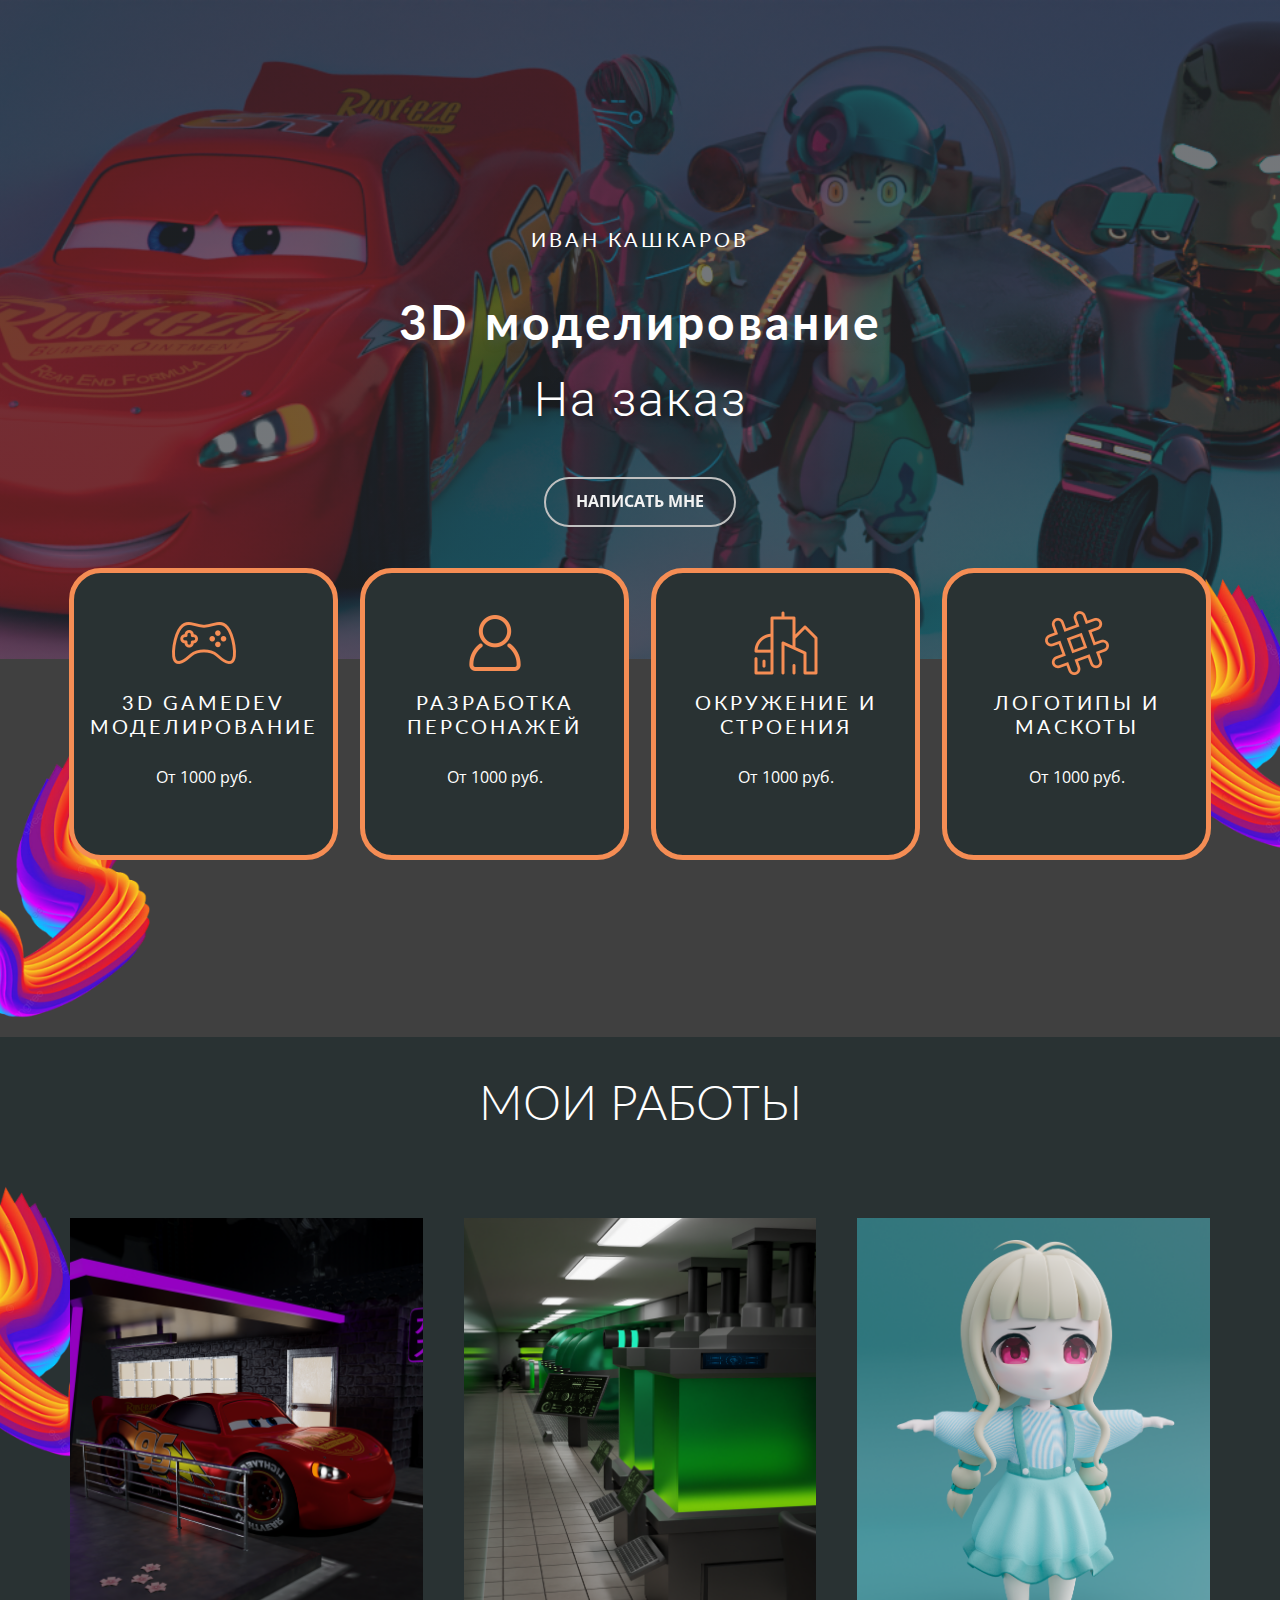
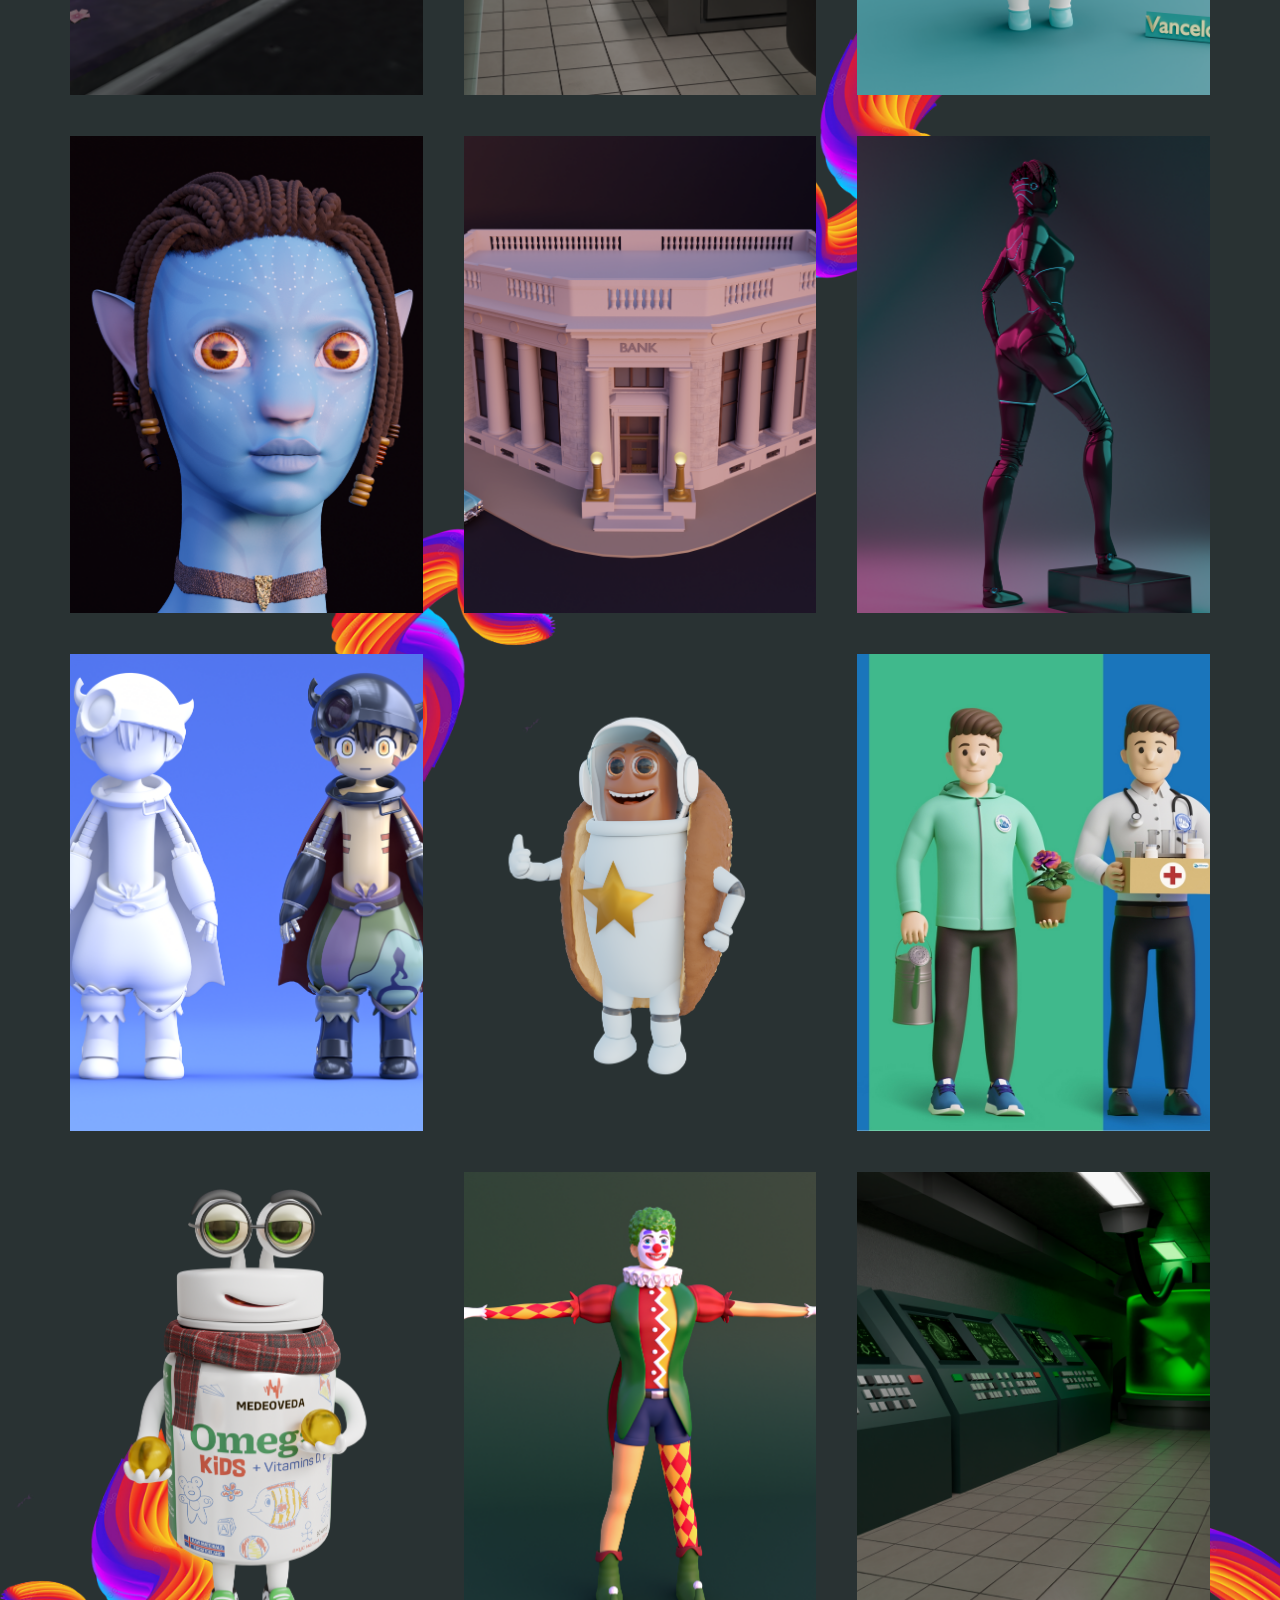
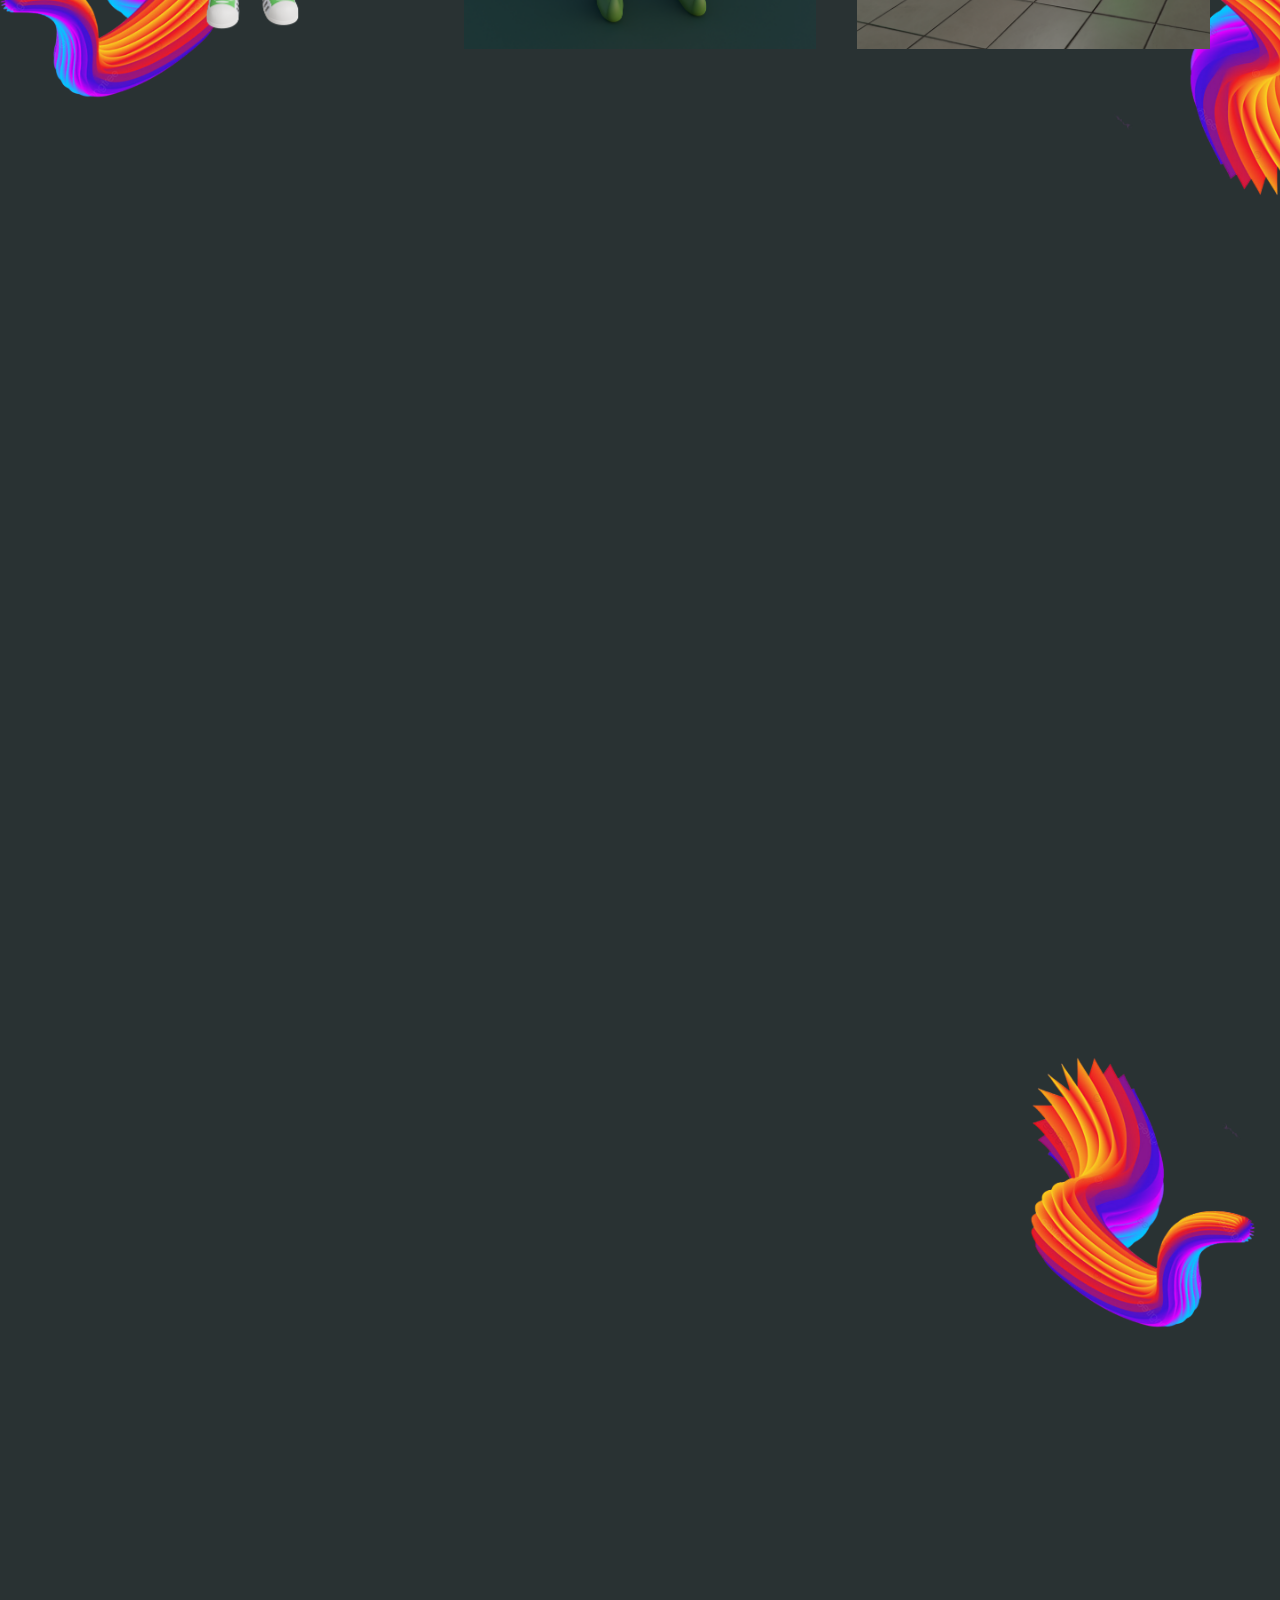
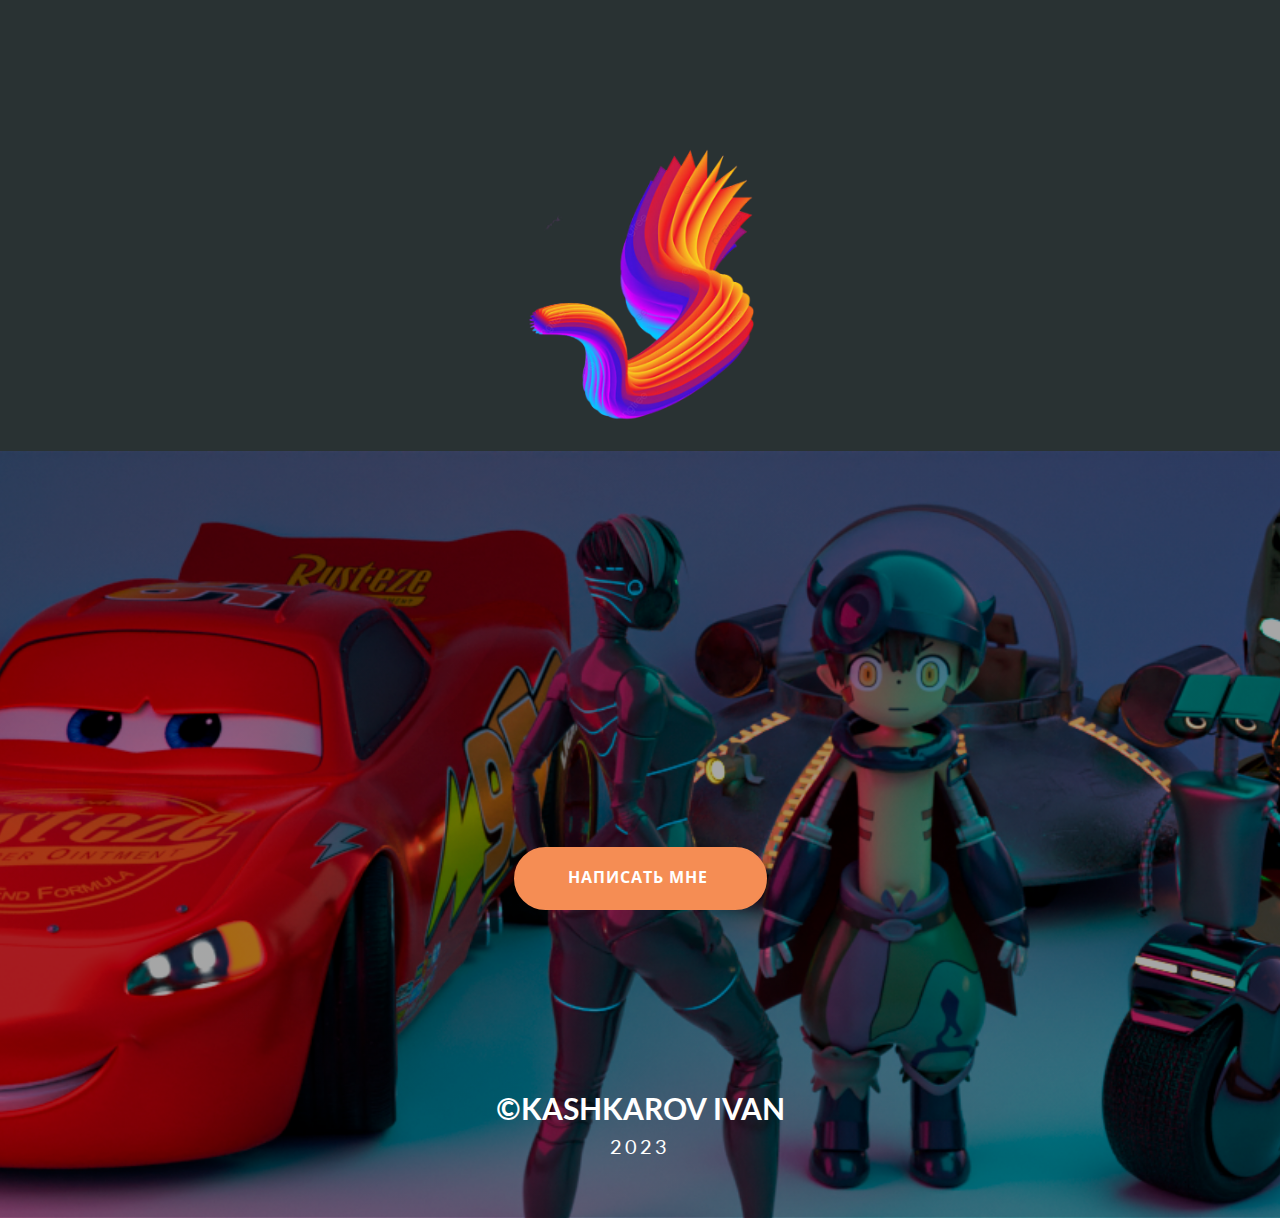
<file: index.html>
<!DOCTYPE html>
<html style="font-size: 16px;" lang="ru"><head>
    <meta name="viewport" content="width=device-width, initial-scale=1.0">
    <meta charset="utf-8">
    <meta name="keywords" content="​Wonderful tours, ​Backpacking Trips, ​Small group travel that&amp;apos;s good all over, ​Enjoy the perfect blend of adventure tours, ​Your adventure starts here, Tours Nature &amp;amp; Wildlife, Get in touch">
    <meta name="description" content="">
    <title>Главная</title>
    <link rel="stylesheet" href="nicepage.css" media="screen">
<link rel="stylesheet" href="Главная.css" media="screen">
    <script class="u-script" type="text/javascript" src="jquery.js" defer=""></script>
    <script class="u-script" type="text/javascript" src="nicepage.js" defer=""></script>
    <meta name="generator" content="Nicepage 5.14.1, nicepage.com">
    <link id="u-theme-google-font" rel="stylesheet" href="https://fonts.googleapis.com/css?family=Lato:100,100i,300,300i,400,400i,700,700i,900,900i|Open+Sans:300,300i,400,400i,500,500i,600,600i,700,700i,800,800i">
    <link id="u-page-google-font" rel="stylesheet" href="https://fonts.googleapis.com/css?family=Lato:100,100i,300,300i,400,400i,700,700i,900,900i|Roboto:100,100i,300,300i,400,400i,500,500i,700,700i,900,900i|Lato:100,100i,300,300i,400,400i,700,700i,900,900i|Merriweather:300,300i,400,400i,700,700i,900,900i">
    
    
    
    
    
    
    
    
    
    
    
    
    
    
    
    
    
    
    
    
    <script type="application/ld+json">{
		"@context": "http://schema.org",
		"@type": "Organization",
		"name": ""
}</script>
    <meta name="theme-color" content="#478ac9">
    <meta property="og:title" content="Главная">
    <meta property="og:type" content="website">
  <meta data-intl-tel-input-cdn-path="intlTelInput/"></head>
  <body data-home-page="Главная.html" data-home-page-title="Главная" class="u-body u-xl-mode" data-lang="ru">
    <section class="u-align-center u-clearfix u-image u-shading u-section-1" id="carousel_790c" data-image-width="1400" data-image-height="500">
      <div class="u-clearfix u-sheet u-sheet-1">
        <h4 class="u-align-center u-text u-text-default u-text-1">Иван Кашкаров</h4>
        <h1 class="u-align-center u-text u-text-2"> 3D моделирование</h1>
        <h3 class="u-align-center u-text u-text-body-alt-color u-text-3"> На заказ </h3>
        <a href="https://t.me/Irishman09" class="u-align-center u-border-2 u-border-grey-25 u-btn u-btn-round u-button-style u-hover-grey-40 u-none u-radius-34 u-text-grey-5 u-text-hover-grey-5 u-btn-1" data-animation-name="customAnimationIn" data-animation-duration="250" data-animation-delay="0" target="_blank">Написать мне</a>
      </div>
    </section>
    <section class="u-align-center u-clearfix u-grey-75 u-section-2" id="carousel_5369">
      <div class="u-clearfix u-sheet u-sheet-1">
        <img class="u-image u-image-contain u-image-default u-image-1" src="images/image-PhotoRoom.png-PhotoRoom.png" alt="" data-image-width="674" data-image-height="675">
        <img class="u-flip-horizontal u-hover-feature u-image u-image-contain u-image-default u-image-2" src="images/image-PhotoRoom.png-PhotoRoom.png" alt="" data-image-width="674" data-image-height="675">
        <div class="u-layout-grid u-list u-list-1">
          <div class="u-repeater u-repeater-1">
            <div class="u-align-center u-border-5 u-border-palette-3-base u-container-style u-list-item u-palette-5-dark-3 u-radius-32 u-repeater-item u-shape-round u-list-item-1">
              <div class="u-container-layout u-similar-container u-container-layout-1"><span class="u-file-icon u-icon u-text-palette-3-base u-icon-1"><img src="images/686589-ab6ce412.png" alt=""></span>
                <h4 class="u-text u-text-1">3D gamedev моделирование</h4>
                <p class="u-text u-text-2">От 1000 руб.</p>
              </div>
            </div>
            <div class="u-align-center u-border-5 u-border-palette-3-base u-container-style u-list-item u-palette-5-dark-3 u-radius-32 u-repeater-item u-shape-round u-video-cover u-list-item-2">
              <div class="u-container-layout u-similar-container u-container-layout-2"><span class="u-file-icon u-icon u-text-palette-3-base u-icon-2"><img src="images/6020006-3a2822e9.png" alt=""></span>
                <h4 class="u-text u-text-3">Разработка персонажей</h4>
                <p class="u-text u-text-4"> От 1000 руб.</p>
              </div>
            </div>
            <div class="u-align-center u-border-5 u-border-palette-3-base u-container-style u-list-item u-palette-5-dark-3 u-radius-32 u-repeater-item u-shape-round u-video-cover u-list-item-3">
              <div class="u-container-layout u-similar-container u-container-layout-3"><span class="u-file-icon u-icon u-text-palette-3-base u-icon-3"><img src="images/3808207-1771200f.png" alt=""></span>
                <h4 class="u-text u-text-5">Окружение и строения</h4>
                <p class="u-text u-text-6"> От 1000 руб.</p>
              </div>
            </div>
            <div class="u-align-center u-border-5 u-border-palette-3-base u-container-style u-list-item u-palette-5-dark-3 u-radius-32 u-repeater-item u-shape-round u-video-cover u-list-item-4">
              <div class="u-container-layout u-similar-container u-container-layout-4"><span class="u-file-icon u-icon u-text-palette-3-base u-icon-4"><img src="images/1236860-6b96e1af.png" alt=""></span>
                <h4 class="u-text u-text-7">Логотипы и маскоты</h4>
                <p class="u-text u-text-8"> От 1000 руб.</p>
              </div>
            </div>
          </div>
        </div>
      </div>
      
    </section>
    <section class="u-align-center u-clearfix u-palette-5-dark-3 u-valign-top-sm u-valign-top-xs u-section-3" id="carousel_d5d9">
      <div class="u-container-style u-expanded-width-lg u-expanded-width-xl u-group u-palette-5-dark-3 u-shape-rectangle u-group-1">
        <div class="u-container-layout u-valign-top-xl u-container-layout-1">
          <div class="u-align-center u-container-style u-expanded-width u-group u-shape-rectangle u-group-2">
            <div class="u-container-layout u-valign-middle-sm u-valign-middle-xs">
              <h2 class="u-text u-text-body-alt-color u-text-default u-text-1"> Мои раб​о​ты</h2>
            </div>
          </div>
          <img class="u-flip-horizontal u-image u-image-contain u-image-default u-image-1" src="images/image-PhotoRoom.png-PhotoRoom.png" alt="" data-image-width="674" data-image-height="675">
        </div>
      </div>
      <img class="u-image u-image-contain u-image-default u-image-2" src="images/image-PhotoRoom.png-PhotoRoom.png" alt="" data-image-width="674" data-image-height="675">
      <img class="u-flip-horizontal u-flip-vertical u-image u-image-contain u-image-default u-image-3" src="images/image-PhotoRoom.png-PhotoRoom.png" alt="" data-image-width="674" data-image-height="675">
      <img class="u-image u-image-contain u-image-default u-image-4" src="images/image-PhotoRoom.png-PhotoRoom.png" alt="" data-image-width="674" data-image-height="675">
      <img class="u-flip-vertical u-image u-image-contain u-image-default u-image-5" src="images/image-PhotoRoom.png-PhotoRoom.png" alt="" data-image-width="674" data-image-height="675">
      <div class="u-gallery u-layout-grid u-lightbox u-show-text-on-hover u-gallery-1">
        <div class="u-gallery-inner u-gallery-inner-1">
          <div class="u-dialog-link u-effect-fade u-effect-hover-zoom u-gallery-item u-shape-rectangle" data-href="#sec-58e2">
            <div class="u-back-slide" data-image-width="2000" data-image-height="2000">
              <img class="u-back-image u-expanded" src="images/bc74dada-f95d-67df-9813-ee1d5cc52215.png">
            </div>
            <div class="u-over-slide u-shading u-over-slide-1"></div>
          </div>
          <div class="u-dialog-link u-effect-fade u-effect-hover-zoom u-gallery-item u-shape-rectangle" data-href="#sec-7210">
            <div class="u-back-slide" data-image-width="2000" data-image-height="2000">
              <img class="u-back-image u-expanded" src="images/311.png">
            </div>
            <div class="u-over-slide u-shading u-over-slide-2"></div>
          </div>
          <div class="u-dialog-link u-effect-fade u-effect-hover-zoom u-gallery-item u-shape-rectangle" data-href="#sec-c575">
            <div class="u-back-slide" data-image-width="2000" data-image-height="2000">
              <img class="u-back-image u-expanded" src="images/2.png">
            </div>
            <div class="u-over-slide u-shading u-over-slide-3"></div>
          </div>
          <div class="u-dialog-link u-effect-fade u-effect-hover-zoom u-gallery-item u-shape-rectangle" data-href="#sec-6a7d">
            <div class="u-back-slide" data-image-width="2000" data-image-height="2000">
              <img class="u-back-image u-expanded" src="images/abba47c7-0105-613e-7267-2a80ba917716.png">
            </div>
            <div class="u-over-slide u-shading u-over-slide-4"></div>
          </div>
          <div class="u-dialog-link u-effect-fade u-effect-hover-zoom u-gallery-item u-shape-rectangle" data-href="#sec-7ef1">
            <div class="u-back-slide" data-image-width="2000" data-image-height="2000">
              <img class="u-back-image u-expanded" src="images/33.png">
            </div>
            <div class="u-over-slide u-shading u-over-slide-5"></div>
          </div>
          <div class="u-dialog-link u-effect-fade u-effect-hover-zoom u-gallery-item u-shape-rectangle" data-href="#sec-0a46">
            <div class="u-back-slide" data-image-width="2000" data-image-height="2000">
              <img class="u-back-image u-expanded" src="images/de77ec2b-aeac-4570-e43e-d2e36220f080.png">
            </div>
            <div class="u-over-slide u-shading u-over-slide-6"></div>
          </div>
          <div class="u-dialog-link u-effect-fade u-effect-hover-zoom u-gallery-item u-shape-rectangle" data-href="#sec-dc40">
            <div class="u-back-slide" data-image-width="2000" data-image-height="2000">
              <img class="u-back-image u-expanded" src="images/0888126e-efac-07e1-ee5c-79f8873d850a.png">
            </div>
            <div class="u-over-slide u-shading u-over-slide-7"></div>
          </div>
          <div class="u-dialog-link u-effect-fade u-effect-hover-zoom u-gallery-item u-shape-rectangle" data-href="#sec-c7a6">
            <div class="u-back-slide" data-image-width="4000" data-image-height="4000">
              <img class="u-back-image u-expanded" src="images/1.png">
            </div>
            <div class="u-over-slide u-shading u-over-slide-8"></div>
          </div>
          <div class="u-dialog-link u-effect-fade u-effect-hover-zoom u-gallery-item u-shape-rectangle" data-href="#sec-bdf6">
            <div class="u-back-slide" data-image-width="2881" data-image-height="1621">
              <img class="u-back-image u-expanded" src="images/d392d035-c04f-411d-96de-f4ae367a60f3.jpg">
            </div>
            <div class="u-over-slide u-shading u-over-slide-9"></div>
          </div>
          <div class="u-dialog-link u-effect-fade u-effect-hover-zoom u-gallery-item u-shape-rectangle" data-href="#sec-effa">
            <div class="u-back-slide" data-image-width="2000" data-image-height="2000">
              <img class="u-back-image u-expanded" src="images/3.png">
            </div>
            <div class="u-over-slide u-shading u-over-slide-10"></div>
          </div>
          <div class="u-dialog-link u-effect-fade u-effect-hover-zoom u-gallery-item u-shape-rectangle" data-href="#sec-2e6f">
            <div class="u-back-slide" data-image-width="2000" data-image-height="2000">
              <img class="u-back-image u-expanded" src="images/1a3285fd-398d-19e7-114a-78841958f843..png">
            </div>
            <div class="u-over-slide u-shading u-over-slide-11"></div>
          </div>
          <div class="u-dialog-link u-effect-fade u-effect-hover-zoom u-gallery-item u-shape-rectangle" data-href="#sec-b26a">
            <div class="u-back-slide" data-image-width="2000" data-image-height="2000">
              <img class="u-back-image u-expanded" src="images/222.png">
            </div>
            <div class="u-over-slide u-shading u-over-slide-12"></div>
          </div>
        </div>
      </div>
    </section>
    <section class="u-clearfix u-palette-5-dark-3 u-section-4" id="carousel_3d89">
      <div class="u-clearfix u-sheet u-valign-middle-md u-valign-middle-sm u-valign-middle-xs u-sheet-1">
        <div class="u-align-center u-container-style u-expanded-width-xs u-group u-shape-rectangle u-group-1" data-animation-name="customAnimationIn" data-animation-duration="500" data-animation-delay="250">
          <div class="u-container-layout u-container-layout-1">
            <h2 class="u-align-center u-text u-text-1">Благодарные клие​нты</h2>
            <div class="u-carousel u-expanded-width-xs u-gallery u-gallery-slider u-layout-carousel u-lightbox u-no-transition u-show-text-on-hover u-gallery-1" id="carousel-a4c4" data-interval="5000" data-u-ride="carousel">
              <ol class="u-absolute-hcenter u-carousel-indicators u-hidden u-carousel-indicators-1">
                <li data-u-target="#carousel-a4c4" data-u-slide-to="0" class="u-active u-grey-70 u-shape-circle" style="width: 10px; height: 10px;"></li>
                <li data-u-target="#carousel-a4c4" data-u-slide-to="1" class="u-grey-70 u-shape-circle" style="width: 10px; height: 10px;"></li>
                <li data-u-target="#carousel-a4c4" data-u-slide-to="2" class="u-grey-70 u-shape-circle" style="width: 10px; height: 10px;"></li>
                <li data-u-target="#carousel-a4c4" data-u-slide-to="3" class="u-grey-70 u-shape-circle" style="width: 10px; height: 10px;"></li>
                <li data-u-target="#carousel-a4c4" data-u-slide-to="4" class="u-grey-70 u-shape-circle" style="width: 10px; height: 10px;"></li>
                <li data-u-target="#carousel-a4c4" data-u-slide-to="5" class="u-grey-70 u-shape-circle" style="width: 10px; height: 10px;"></li>
                <li data-u-target="#carousel-a4c4" data-u-slide-to="6" class="u-grey-70 u-shape-circle" style="width: 10px; height: 10px;"></li>
                <li data-u-target="#carousel-a4c4" data-u-slide-to="7" class="u-grey-70 u-shape-circle" style="width: 10px; height: 10px;"></li>
              </ol>
              <div class="u-carousel-inner u-gallery-inner" role="listbox">
                <div class="u-active u-carousel-item u-effect-fade u-gallery-item u-carousel-item-1">
                  <div class="u-back-slide" data-image-width="660" data-image-height="181">
                    <img class="u-back-image u-expanded u-image-contain" src="images/photo_2023-08-04_00-56-48.jpg">
                  </div>
                  <div class="u-align-center u-over-slide u-valign-bottom u-over-slide-1">
                    <h3 class="u-gallery-heading"></h3>
                    <p class="u-gallery-text"></p>
                  </div>
                </div>
                <div class="u-carousel-item u-effect-fade u-gallery-item u-carousel-item-2">
                  <div class="u-back-slide" data-image-width="660" data-image-height="147">
                    <img class="u-back-image u-expanded u-image-contain" src="images/photo_2023-08-04_00-55-58.jpg" alt="">
                  </div>
                  <div class="u-align-center u-over-slide u-valign-bottom u-over-slide-2"></div>
                </div>
                <div class="u-carousel-item u-effect-fade u-gallery-item u-carousel-item-3" data-image-width="663" data-image-height="313">
                  <div class="u-back-slide">
                    <img class="u-back-image u-expanded" src="images/photo_2023-08-04_00-56-20.jpg">
                  </div>
                  <div class="u-align-center u-over-slide u-valign-bottom u-over-slide-3"></div>
                  <style data-mode="XL" data-visited="true"></style>
                  <style data-mode="LG"></style>
                  <style data-mode="MD" data-visited="true"></style>
                  <style data-mode="SM" data-visited="true"></style>
                  <style data-mode="XS" data-visited="true"></style>
                </div>
                <div class="u-carousel-item u-effect-fade u-gallery-item u-carousel-item-4" data-image-width="659" data-image-height="226">
                  <div class="u-back-slide">
                    <img class="u-back-image u-expanded u-image-contain" src="images/photo_2023-08-04_00-56-11.jpg">
                  </div>
                  <div class="u-align-center u-over-slide u-valign-bottom u-over-slide-4"></div>
                  <style data-mode="XL"></style>
                  <style data-mode="LG"></style>
                  <style data-mode="MD" data-visited="true"></style>
                  <style data-mode="SM" data-visited="true"></style>
                  <style data-mode="XS" data-visited="true"></style>
                </div>
                <div class="u-carousel-item u-effect-fade u-gallery-item u-carousel-item-5" data-image-width="660" data-image-height="164">
                  <div class="u-back-slide">
                    <img class="u-back-image u-expanded u-image-contain" src="images/photo_2023-08-04_00-56-29.jpg">
                  </div>
                  <div class="u-align-center u-over-slide u-valign-bottom u-over-slide-5"></div>
                  <style data-mode="XL"></style>
                  <style data-mode="LG"></style>
                  <style data-mode="MD" data-visited="true"></style>
                  <style data-mode="SM" data-visited="true"></style>
                  <style data-mode="XS" data-visited="true"></style>
                </div>
                <div class="u-carousel-item u-effect-fade u-gallery-item u-carousel-item-6" data-image-width="660" data-image-height="160">
                  <div class="u-back-slide">
                    <img class="u-back-image u-expanded u-image-contain" src="images/photo_2023-08-04_00-56-56.jpg">
                  </div>
                  <div class="u-align-center u-over-slide u-valign-bottom u-over-slide-6"></div>
                  <style data-mode="XL"></style>
                  <style data-mode="LG"></style>
                  <style data-mode="MD" data-visited="true"></style>
                  <style data-mode="SM" data-visited="true"></style>
                  <style data-mode="XS" data-visited="true"></style>
                </div>
                <div class="u-carousel-item u-effect-fade u-gallery-item u-carousel-item-7" data-image-width="660" data-image-height="160">
                  <div class="u-back-slide">
                    <img class="u-back-image u-expanded u-image-contain" src="images/photo_2023-08-04_00-56-56.jpg">
                  </div>
                  <div class="u-align-center u-over-slide u-valign-bottom u-over-slide-7"></div>
                  <style data-mode="XL"></style>
                  <style data-mode="LG"></style>
                  <style data-mode="MD" data-visited="true"></style>
                  <style data-mode="SM" data-visited="true"></style>
                  <style data-mode="XS" data-visited="true"></style>
                </div>
                <div class="u-carousel-item u-effect-fade u-gallery-item u-carousel-item-8" data-image-width="661" data-image-height="241">
                  <div class="u-back-slide">
                    <img class="u-back-image u-expanded u-image-contain" src="images/photo_2023-08-04_00-56-40.jpg">
                  </div>
                  <div class="u-align-center u-over-slide u-valign-bottom u-over-slide-8"></div>
                  <style data-mode="XL"></style>
                  <style data-mode="LG"></style>
                  <style data-mode="MD" data-visited="true"></style>
                  <style data-mode="SM" data-visited="true"></style>
                  <style data-mode="XS" data-visited="true"></style>
                </div>
              </div>
              <a class="u-absolute-vcenter u-carousel-control u-carousel-control-prev u-opacity u-opacity-70 u-spacing-10 u-text-body-color u-carousel-control-1" href="#carousel-a4c4" role="button" data-u-slide="prev">
                <span aria-hidden="true">
                  <svg viewBox="0 0 477.175 477.175"><path d="M145.188,238.575l215.5-215.5c5.3-5.3,5.3-13.8,0-19.1s-13.8-5.3-19.1,0l-225.1,225.1c-5.3,5.3-5.3,13.8,0,19.1l225.1,225
		c2.6,2.6,6.1,4,9.5,4s6.9-1.3,9.5-4c5.3-5.3,5.3-13.8,0-19.1L145.188,238.575z"></path></svg>
                </span>
                <span class="sr-only">
                  <svg viewBox="0 0 477.175 477.175"><path d="M145.188,238.575l215.5-215.5c5.3-5.3,5.3-13.8,0-19.1s-13.8-5.3-19.1,0l-225.1,225.1c-5.3,5.3-5.3,13.8,0,19.1l225.1,225
		c2.6,2.6,6.1,4,9.5,4s6.9-1.3,9.5-4c5.3-5.3,5.3-13.8,0-19.1L145.188,238.575z"></path></svg>
                </span>
              </a>
              <a class="u-absolute-vcenter u-carousel-control u-carousel-control-next u-opacity u-opacity-70 u-spacing-10 u-text-body-color u-carousel-control-2" href="#carousel-a4c4" role="button" data-u-slide="next">
                <span aria-hidden="true">
                  <svg viewBox="0 0 477.175 477.175"><path d="M360.731,229.075l-225.1-225.1c-5.3-5.3-13.8-5.3-19.1,0s-5.3,13.8,0,19.1l215.5,215.5l-215.5,215.5
		c-5.3,5.3-5.3,13.8,0,19.1c2.6,2.6,6.1,4,9.5,4c3.4,0,6.9-1.3,9.5-4l225.1-225.1C365.931,242.875,365.931,234.275,360.731,229.075z"></path></svg>
                </span>
                <span class="sr-only">
                  <svg viewBox="0 0 477.175 477.175"><path d="M360.731,229.075l-225.1-225.1c-5.3-5.3-13.8-5.3-19.1,0s-5.3,13.8,0,19.1l215.5,215.5l-215.5,215.5
		c-5.3,5.3-5.3,13.8,0,19.1c2.6,2.6,6.1,4,9.5,4c3.4,0,6.9-1.3,9.5-4l225.1-225.1C365.931,242.875,365.931,234.275,360.731,229.075z"></path></svg>
                </span>
              </a>
            </div>
          </div>
        </div>
      </div>
    </section>
    <section class="u-align-center u-clearfix u-palette-5-dark-3 u-section-5" id="carousel_fd2b">
      <div class="u-clearfix u-sheet u-valign-middle-md u-sheet-1">
        <h2 class="u-align-left u-text u-text-1" data-animation-name="customAnimationIn" data-animation-duration="1500"> Немного обо м<span style="font-size: 2.25rem;"></span>не
        </h2>
        <img class="u-image u-image-contain u-image-default u-image-1" src="images/image-PhotoRoom.png-PhotoRoom.png" alt="" data-image-width="674" data-image-height="675">
        <img class="u-flip-horizontal u-image u-image-contain u-image-default u-image-2" src="images/image-PhotoRoom.png-PhotoRoom.png" alt="" data-image-width="674" data-image-height="675">
        <div class="u-clearfix u-expanded-width-sm u-expanded-width-xs u-gutter-88 u-layout-wrap u-layout-wrap-1">
          <div class="u-gutter-0 u-layout">
            <div class="u-layout-row">
              <div class="u-align-justify u-container-style u-layout-cell u-radius-50 u-shape-round u-size-28 u-white u-layout-cell-1" data-animation-name="customAnimationIn" data-animation-duration="1500" data-animation-delay="500">
                <div class="u-container-layout u-valign-bottom-md u-valign-bottom-sm u-valign-bottom-xs u-container-layout-1">
                  <p class="u-align-left u-custom-font u-font-merriweather u-text u-text-default u-text-2">
                    <span style="font-weight: 700;">Привет! </span>Меня зовут Иван, занимаюсь 3D моделированием уже около 3-х лет, работаю в программе  Blender. В какой то момент я решил изучить 3д моделирование и понял, что попал в свою стихию. В основном занимаюсь созданием персонажей для компаний или личного пользования, а так же делаю окружение, модели, объекты для мобильных и пк игр. Последнее время, мы часто замечаем как 3д все больше заполоняет рынок, если хотите  выделить свою компанию, подумайте над созданием запоминающего персонажа под нее. Работаю в основном быстро и к оговоренному сроку, за частую получается раньше)
                  </p>
                  <a href="https://t.me/Irishman09" class="u-active-palette-5-dark-3 u-align-left u-border-2 u-border-active-palette-5-dark-3 u-border-hover-palette-5-dark-3 u-border-palette-3-base u-btn u-btn-round u-button-style u-hover-palette-5-dark-3 u-none u-radius-50 u-text-active-white u-text-hover-white u-btn-1" data-animation-name="" data-animation-duration="0" data-animation-delay="0" data-animation-direction="" target="_blank">Узнать больше</a>
                </div>
              </div>
              <div class="u-container-style u-image u-image-default u-layout-cell u-shading u-size-32 u-image-3" data-animation-name="customAnimationIn" data-animation-duration="250" data-animation-delay="500" data-image-width="720" data-image-height="1280">
                <div class="u-container-layout u-container-layout-2"></div>
              </div>
            </div>
          </div>
        </div>
      </div>
    </section>
    <section class="u-align-left u-clearfix u-image u-shading u-section-6" id="carousel_4c00" data-image-width="1400" data-image-height="500">
      <div class="u-clearfix u-sheet u-sheet-1">
        <a href="https://t.me/Irishman09" class="u-active-palette-5-dark-3 u-align-left u-border-2 u-border-active-palette-5-dark-3 u-border-hover-palette-5-dark-3 u-border-palette-3-base u-btn u-btn-round u-button-style u-hover-palette-5-dark-3 u-palette-3-base u-radius-50 u-text-active-white u-text-hover-white u-btn-1" data-animation-name="" data-animation-duration="0" data-animation-delay="0" data-animation-direction="" target="_blank">Написать мне&nbsp;</a>
        <h2 class="u-text u-text-default u-text-1"><b>©KASHKAROV IVAN</b>
        </h2>
        <h4 class="u-text u-text-default u-text-2">2023</h4>
      </div>
    </section>
    
    
    
    
    
    
    
    
    
    
    
    
    
    

  <section class="u-align-center u-black u-clearfix u-container-style u-dialog-block u-opacity u-opacity-70 u-valign-middle u-dialog-section-10" id="sec-58e2" data-dialog-show-on="click">
      <div class="u-align-center u-black u-container-style u-dialog u-dialog-1">
        <div class="u-container-layout u-valign-top u-container-layout-1">
          <div class="u-carousel u-expanded-width u-gallery u-gallery-slider u-layout-carousel u-lightbox u-no-transition u-show-text-on-hover u-gallery-1" data-interval="5000" data-u-ride="carousel" id="carousel-50b0">
            <ol class="u-absolute-hcenter u-carousel-indicators u-carousel-indicators-1">
              <li data-u-target="#carousel-50b0" data-u-slide-to="0" class="u-active u-grey-70 u-shape-circle" style="width: 10px; height: 10px;"></li>
              <li data-u-target="#carousel-50b0" data-u-slide-to="1" class="u-grey-70 u-shape-circle" style="width: 10px; height: 10px;"></li>
              <li data-u-target="#carousel-50b0" data-u-slide-to="2" class="u-grey-70 u-shape-circle" style="width: 10px; height: 10px;"></li>
              <li data-u-target="#carousel-50b0" data-u-slide-to="3" class="u-grey-70 u-shape-circle" style="width: 10px; height: 10px;"></li>
            </ol>
            <div class="u-carousel-inner u-gallery-inner" role="listbox">
              <div class="u-active u-carousel-item u-effect-fade u-gallery-item u-carousel-item-1">
                <div class="u-back-slide" data-image-width="2000" data-image-height="2000">
                  <img class="u-back-image u-expanded" src="images/331.png">
                </div>
                <div class="u-align-center u-over-slide u-valign-bottom u-over-slide-1"></div>
              </div>
              <div class="u-carousel-item u-effect-fade u-gallery-item u-carousel-item-2">
                <div class="u-back-slide" data-image-width="2000" data-image-height="2000">
                  <img class="u-back-image u-expanded" src="images/66.png">
                </div>
                <div class="u-align-center u-over-slide u-valign-bottom u-over-slide-2"></div>
              </div>
              <div class="u-carousel-item u-effect-fade u-gallery-item u-carousel-item-3" data-image-width="2000" data-image-height="2000">
                <div class="u-back-slide">
                  <img class="u-back-image u-expanded" src="images/bc74dada-f95d-67df-9813-ee1d5cc52215.png">
                </div>
                <div class="u-align-center u-over-slide u-valign-bottom u-over-slide-3"></div>
                <style data-mode="XL" data-visited="true"></style>
                <style data-mode="LG"></style>
                <style data-mode="MD"></style>
                <style data-mode="SM"></style>
                <style data-mode="XS"></style>
              </div>
              <div class="u-carousel-item u-effect-fade u-gallery-item u-carousel-item-4" data-image-width="2000" data-image-height="2000">
                <div class="u-back-slide">
                  <img class="u-back-image u-expanded" src="images/13.png">
                </div>
                <div class="u-align-center u-over-slide u-valign-bottom u-over-slide-4"></div>
                <style data-mode="XL"></style>
                <style data-mode="LG"></style>
                <style data-mode="MD"></style>
                <style data-mode="SM"></style>
                <style data-mode="XS"></style>
              </div>
            </div>
            <a class="u-absolute-vcenter u-carousel-control u-carousel-control-prev u-grey-70 u-icon-circle u-opacity u-opacity-70 u-spacing-10 u-text-white u-carousel-control-1" href="#carousel-50b0" role="button" data-u-slide="prev">
              <span aria-hidden="true">
                <svg viewBox="0 0 451.847 451.847"><path d="M97.141,225.92c0-8.095,3.091-16.192,9.259-22.366L300.689,9.27c12.359-12.359,32.397-12.359,44.751,0
c12.354,12.354,12.354,32.388,0,44.748L173.525,225.92l171.903,171.909c12.354,12.354,12.354,32.391,0,44.744
c-12.354,12.365-32.386,12.365-44.745,0l-194.29-194.281C100.226,242.115,97.141,234.018,97.141,225.92z"></path></svg>
              </span>
              <span class="sr-only">
                <svg viewBox="0 0 451.847 451.847"><path d="M97.141,225.92c0-8.095,3.091-16.192,9.259-22.366L300.689,9.27c12.359-12.359,32.397-12.359,44.751,0
c12.354,12.354,12.354,32.388,0,44.748L173.525,225.92l171.903,171.909c12.354,12.354,12.354,32.391,0,44.744
c-12.354,12.365-32.386,12.365-44.745,0l-194.29-194.281C100.226,242.115,97.141,234.018,97.141,225.92z"></path></svg>
              </span>
            </a>
            <a class="u-absolute-vcenter u-carousel-control u-carousel-control-next u-grey-70 u-icon-circle u-opacity u-opacity-70 u-spacing-10 u-text-white u-carousel-control-2" href="#carousel-50b0" role="button" data-u-slide="next">
              <span aria-hidden="true">
                <svg viewBox="0 0 451.846 451.847"><path d="M345.441,248.292L151.154,442.573c-12.359,12.365-32.397,12.365-44.75,0c-12.354-12.354-12.354-32.391,0-44.744
L278.318,225.92L106.409,54.017c-12.354-12.359-12.354-32.394,0-44.748c12.354-12.359,32.391-12.359,44.75,0l194.287,194.284
c6.177,6.18,9.262,14.271,9.262,22.366C354.708,234.018,351.617,242.115,345.441,248.292z"></path></svg>
              </span>
              <span class="sr-only">
                <svg viewBox="0 0 451.846 451.847"><path d="M345.441,248.292L151.154,442.573c-12.359,12.365-32.397,12.365-44.75,0c-12.354-12.354-12.354-32.391,0-44.744
L278.318,225.92L106.409,54.017c-12.354-12.359-12.354-32.394,0-44.748c12.354-12.359,32.391-12.359,44.75,0l194.287,194.284
c6.177,6.18,9.262,14.271,9.262,22.366C354.708,234.018,351.617,242.115,345.441,248.292z"></path></svg>
              </span>
            </a>
          </div>
        </div><button class="u-dialog-close-button u-icon u-text-grey-50 u-icon-1"><svg class="u-svg-link" preserveAspectRatio="xMidYMin slice" viewBox="0 0 413.348 413.348" style=""><use xmlns:xlink="http://www.w3.org/1999/xlink" xlink:href="#svg-5801"></use></svg><svg xmlns="http://www.w3.org/2000/svg" xmlns:xlink="http://www.w3.org/1999/xlink" version="1.1" xml:space="preserve" class="u-svg-content" viewBox="0 0 413.348 413.348" id="svg-5801"><path d="m413.348 24.354-24.354-24.354-182.32 182.32-182.32-182.32-24.354 24.354 182.32 182.32-182.32 182.32 24.354 24.354 182.32-182.32 182.32 182.32 24.354-24.354-182.32-182.32z"></path></svg></button>
      </div>
    </section><style>.u-dialog-section-10 .u-dialog-1 {
  width: 566px;
  min-height: 454px;
  margin: 60px auto;
}

body, html {
  overflow-x: hidden;
}
	    
.u-dialog-section-10 .u-container-layout-1 {
  padding: 0;
}

.u-dialog-section-10 .u-gallery-1 {
  height: 456px;
  margin-bottom: -1px;
  margin-top: 0;
}

.u-dialog-section-10 .u-carousel-indicators-1 {
  position: absolute;
  bottom: 10px;
  width: auto;
  height: auto;
}

.u-dialog-section-10 .u-carousel-item-1 {
  margin-right: 0;
}

.u-dialog-section-10 .u-over-slide-1 {
  padding: 20px;
}

.u-dialog-section-10 .u-carousel-item-2 {
  margin-right: 0;
}

.u-dialog-section-10 .u-over-slide-2 {
  padding: 20px;
}

.u-dialog-section-10 .u-carousel-item-3 {
  margin-right: 0;
}

.u-dialog-section-10 .u-over-slide-3 {
  padding: 20px;
}

.u-dialog-section-10 .u-carousel-item-4 {
  margin-right: 0;
}

.u-dialog-section-10 .u-over-slide-4 {
  padding: 20px;
}

.u-dialog-section-10 .u-carousel-control-1 {
  position: absolute;
  left: 10px;
  width: 40px;
  height: 40px;
  padding: 4px;
}

.u-dialog-section-10 .u-carousel-control-2 {
  position: absolute;
  right: 10px;
  width: 40px;
  height: 40px;
  padding: 4px;
}

.u-dialog-section-10 .u-icon-1 {
  width: 15px;
  height: 15px;
  left: auto;
  top: 17px;
  position: absolute;
  right: 16px;
}

@media (max-width: 991px) {
  .u-dialog-section-10 .u-container-layout-1 {
    padding-top: 40px;
  }
}

@media (max-width: 767px) {
  .u-dialog-section-10 .u-dialog-1 {
    width: 540px;
  }

  .u-dialog-section-10 .u-container-layout-1 {
    padding-top: 0;
    padding-left: 40px;
    padding-right: 40px;
  }
}

@media (max-width: 575px) {
  .u-dialog-section-10 .u-dialog-1 {
    width: 566px;
  }

  .u-dialog-section-10 .u-container-layout-1 {
    padding-left: 0;
    padding-right: 0;
  }
}</style><section class="u-align-center u-black u-clearfix u-container-style u-dialog-block u-opacity u-opacity-70 u-valign-middle u-dialog-section-11" id="sec-7210">
      <div class="u-align-center u-container-style u-dialog u-white u-dialog-1">
        <div class="u-container-layout u-container-layout-1">
          <div class="u-carousel u-expanded-width u-gallery u-gallery-slider u-layout-carousel u-lightbox u-no-transition u-show-text-on-hover u-gallery-1" data-interval="5000" data-u-ride="carousel" id="carousel-7914">
            <ol class="u-absolute-hcenter u-carousel-indicators u-carousel-indicators-1">
              <li data-u-target="#carousel-7914" data-u-slide-to="0" class="u-active u-grey-70 u-shape-circle" style="width: 10px; height: 10px;"></li>
              <li data-u-target="#carousel-7914" data-u-slide-to="1" class="u-grey-70 u-shape-circle" style="width: 10px; height: 10px;"></li>
              <li data-u-target="#carousel-7914" data-u-slide-to="2" class="u-grey-70 u-shape-circle" style="width: 10px; height: 10px;"></li>
            </ol>
            <div class="u-carousel-inner u-gallery-inner" role="listbox">
              <div class="u-active u-carousel-item u-effect-fade u-gallery-item u-carousel-item-1">
                <div class="u-back-slide" data-image-width="2000" data-image-height="2000">
                  <img class="u-back-image u-expanded" src="images/55.png">
                </div>
                <div class="u-align-center u-over-slide u-valign-bottom u-over-slide-1"></div>
              </div>
              <div class="u-carousel-item u-effect-fade u-gallery-item u-carousel-item-2">
                <div class="u-back-slide" data-image-width="2000" data-image-height="2000">
                  <img class="u-back-image u-expanded" src="images/43.png">
                </div>
                <div class="u-align-center u-over-slide u-valign-bottom u-over-slide-2"></div>
              </div>
              <div class="u-carousel-item u-effect-fade u-gallery-item u-carousel-item-3" data-image-width="2000" data-image-height="2000">
                <div class="u-back-slide">
                  <img class="u-back-image u-expanded" src="images/311.png">
                </div>
                <div class="u-align-center u-over-slide u-valign-bottom u-over-slide-3"></div>
                <style data-mode="XL" data-visited="true"></style>
                <style data-mode="LG"></style>
                <style data-mode="MD"></style>
                <style data-mode="SM"></style>
                <style data-mode="XS"></style>
              </div>
            </div>
            <a class="u-absolute-vcenter u-carousel-control u-carousel-control-prev u-grey-70 u-icon-circle u-opacity u-opacity-70 u-spacing-10 u-text-white u-carousel-control-1" href="#carousel-7914" role="button" data-u-slide="prev">
              <span aria-hidden="true">
                <svg viewBox="0 0 451.847 451.847"><path d="M97.141,225.92c0-8.095,3.091-16.192,9.259-22.366L300.689,9.27c12.359-12.359,32.397-12.359,44.751,0
c12.354,12.354,12.354,32.388,0,44.748L173.525,225.92l171.903,171.909c12.354,12.354,12.354,32.391,0,44.744
c-12.354,12.365-32.386,12.365-44.745,0l-194.29-194.281C100.226,242.115,97.141,234.018,97.141,225.92z"></path></svg>
              </span>
              <span class="sr-only">
                <svg viewBox="0 0 451.847 451.847"><path d="M97.141,225.92c0-8.095,3.091-16.192,9.259-22.366L300.689,9.27c12.359-12.359,32.397-12.359,44.751,0
c12.354,12.354,12.354,32.388,0,44.748L173.525,225.92l171.903,171.909c12.354,12.354,12.354,32.391,0,44.744
c-12.354,12.365-32.386,12.365-44.745,0l-194.29-194.281C100.226,242.115,97.141,234.018,97.141,225.92z"></path></svg>
              </span>
            </a>
            <a class="u-absolute-vcenter u-carousel-control u-carousel-control-next u-grey-70 u-icon-circle u-opacity u-opacity-70 u-spacing-10 u-text-white u-carousel-control-2" href="#carousel-7914" role="button" data-u-slide="next">
              <span aria-hidden="true">
                <svg viewBox="0 0 451.846 451.847"><path d="M345.441,248.292L151.154,442.573c-12.359,12.365-32.397,12.365-44.75,0c-12.354-12.354-12.354-32.391,0-44.744
L278.318,225.92L106.409,54.017c-12.354-12.359-12.354-32.394,0-44.748c12.354-12.359,32.391-12.359,44.75,0l194.287,194.284
c6.177,6.18,9.262,14.271,9.262,22.366C354.708,234.018,351.617,242.115,345.441,248.292z"></path></svg>
              </span>
              <span class="sr-only">
                <svg viewBox="0 0 451.846 451.847"><path d="M345.441,248.292L151.154,442.573c-12.359,12.365-32.397,12.365-44.75,0c-12.354-12.354-12.354-32.391,0-44.744
L278.318,225.92L106.409,54.017c-12.354-12.359-12.354-32.394,0-44.748c12.354-12.359,32.391-12.359,44.75,0l194.287,194.284
c6.177,6.18,9.262,14.271,9.262,22.366C354.708,234.018,351.617,242.115,345.441,248.292z"></path></svg>
              </span>
            </a>
          </div>
        </div><button class="u-dialog-close-button u-icon u-text-grey-50 u-icon-1"><svg class="u-svg-link" preserveAspectRatio="xMidYMin slice" viewBox="0 0 413.348 413.348" style=""><use xmlns:xlink="http://www.w3.org/1999/xlink" xlink:href="#svg-5801"></use></svg><svg xmlns="http://www.w3.org/2000/svg" xmlns:xlink="http://www.w3.org/1999/xlink" version="1.1" xml:space="preserve" class="u-svg-content" viewBox="0 0 413.348 413.348" id="svg-5801"><path d="m413.348 24.354-24.354-24.354-182.32 182.32-182.32-182.32-24.354 24.354 182.32 182.32-182.32 182.32 24.354 24.354 182.32-182.32 182.32 182.32 24.354-24.354-182.32-182.32z"></path></svg></button>
      </div>
    </section><style>.u-dialog-section-11 .u-dialog-1 {
  width: 566px;
  min-height: 454px;
  margin: 60px auto;
}

.u-dialog-section-11 .u-container-layout-1 {
  padding: 0;
}

.u-dialog-section-11 .u-gallery-1 {
  height: 455px;
  margin-bottom: -1px;
  margin-top: 0;
}

.u-dialog-section-11 .u-carousel-indicators-1 {
  position: absolute;
  bottom: 10px;
  width: auto;
  height: auto;
}

.u-dialog-section-11 .u-carousel-item-1 {
  margin-right: 0;
}

.u-dialog-section-11 .u-over-slide-1 {
  padding: 20px;
}

.u-dialog-section-11 .u-carousel-item-2 {
  margin-right: 0;
}

.u-dialog-section-11 .u-over-slide-2 {
  padding: 20px;
}

.u-dialog-section-11 .u-carousel-item-3 {
  margin-right: 0;
}

.u-dialog-section-11 .u-over-slide-3 {
  padding: 20px;
}

.u-dialog-section-11 .u-carousel-control-1 {
  position: absolute;
  left: 10px;
  width: 40px;
  height: 40px;
  padding: 4px;
}

.u-dialog-section-11 .u-carousel-control-2 {
  position: absolute;
  right: 10px;
  width: 40px;
  height: 40px;
  padding: 4px;
}

.u-dialog-section-11 .u-icon-1 {
  width: 15px;
  height: 15px;
  left: auto;
  top: 17px;
  position: absolute;
  right: 16px;
}

@media (max-width: 991px) {
  .u-dialog-section-11 .u-container-layout-1 {
    padding-top: 40px;
  }
}

@media (max-width: 767px) {
  .u-dialog-section-11 .u-dialog-1 {
    width: 540px;
  }

  .u-dialog-section-11 .u-container-layout-1 {
    padding-top: 0;
    padding-left: 40px;
    padding-right: 40px;
  }
}

@media (max-width: 575px) {
  .u-dialog-section-11 .u-dialog-1 {
    width: 566px;
  }

  .u-dialog-section-11 .u-container-layout-1 {
    padding-left: 0;
    padding-right: 0;
  }
}</style><section class="u-align-center u-black u-clearfix u-container-style u-dialog-block u-opacity u-opacity-70 u-valign-middle u-dialog-section-12" id="sec-c575">
      <div class="u-align-center u-container-style u-dialog u-white u-dialog-1">
        <div class="u-container-layout u-container-layout-1">
          <div class="u-carousel u-expanded-width u-gallery u-gallery-slider u-layout-carousel u-lightbox u-no-transition u-show-text-on-hover u-gallery-1" data-interval="5000" data-u-ride="carousel" id="carousel-a113">
            <ol class="u-absolute-hcenter u-carousel-indicators u-carousel-indicators-1">
              <li data-u-target="#carousel-a113" data-u-slide-to="0" class="u-active u-grey-70 u-shape-circle" style="width: 10px; height: 10px;"></li>
            </ol>
            <div class="u-carousel-inner u-gallery-inner" role="listbox">
              <div class="u-active u-carousel-item u-effect-fade u-gallery-item u-carousel-item-1">
                <div class="u-back-slide" data-image-width="2000" data-image-height="2000">
                  <img class="u-back-image u-expanded" src="images/2.png">
                </div>
                <div class="u-align-center u-over-slide u-valign-bottom u-over-slide-1"></div>
              </div>
            </div>
            <a class="u-absolute-vcenter u-carousel-control u-carousel-control-prev u-grey-70 u-icon-circle u-opacity u-opacity-70 u-spacing-10 u-text-white u-carousel-control-1" href="#carousel-a113" role="button" data-u-slide="prev">
              <span aria-hidden="true">
                <svg viewBox="0 0 451.847 451.847"><path d="M97.141,225.92c0-8.095,3.091-16.192,9.259-22.366L300.689,9.27c12.359-12.359,32.397-12.359,44.751,0
c12.354,12.354,12.354,32.388,0,44.748L173.525,225.92l171.903,171.909c12.354,12.354,12.354,32.391,0,44.744
c-12.354,12.365-32.386,12.365-44.745,0l-194.29-194.281C100.226,242.115,97.141,234.018,97.141,225.92z"></path></svg>
              </span>
              <span class="sr-only">
                <svg viewBox="0 0 451.847 451.847"><path d="M97.141,225.92c0-8.095,3.091-16.192,9.259-22.366L300.689,9.27c12.359-12.359,32.397-12.359,44.751,0
c12.354,12.354,12.354,32.388,0,44.748L173.525,225.92l171.903,171.909c12.354,12.354,12.354,32.391,0,44.744
c-12.354,12.365-32.386,12.365-44.745,0l-194.29-194.281C100.226,242.115,97.141,234.018,97.141,225.92z"></path></svg>
              </span>
            </a>
            <a class="u-absolute-vcenter u-carousel-control u-carousel-control-next u-grey-70 u-icon-circle u-opacity u-opacity-70 u-spacing-10 u-text-white u-carousel-control-2" href="#carousel-a113" role="button" data-u-slide="next">
              <span aria-hidden="true">
                <svg viewBox="0 0 451.846 451.847"><path d="M345.441,248.292L151.154,442.573c-12.359,12.365-32.397,12.365-44.75,0c-12.354-12.354-12.354-32.391,0-44.744
L278.318,225.92L106.409,54.017c-12.354-12.359-12.354-32.394,0-44.748c12.354-12.359,32.391-12.359,44.75,0l194.287,194.284
c6.177,6.18,9.262,14.271,9.262,22.366C354.708,234.018,351.617,242.115,345.441,248.292z"></path></svg>
              </span>
              <span class="sr-only">
                <svg viewBox="0 0 451.846 451.847"><path d="M345.441,248.292L151.154,442.573c-12.359,12.365-32.397,12.365-44.75,0c-12.354-12.354-12.354-32.391,0-44.744
L278.318,225.92L106.409,54.017c-12.354-12.359-12.354-32.394,0-44.748c12.354-12.359,32.391-12.359,44.75,0l194.287,194.284
c6.177,6.18,9.262,14.271,9.262,22.366C354.708,234.018,351.617,242.115,345.441,248.292z"></path></svg>
              </span>
            </a>
          </div>
        </div><button class="u-dialog-close-button u-icon u-text-grey-50 u-icon-1"><svg class="u-svg-link" preserveAspectRatio="xMidYMin slice" viewBox="0 0 413.348 413.348" style=""><use xmlns:xlink="http://www.w3.org/1999/xlink" xlink:href="#svg-5801"></use></svg><svg xmlns="http://www.w3.org/2000/svg" xmlns:xlink="http://www.w3.org/1999/xlink" version="1.1" xml:space="preserve" class="u-svg-content" viewBox="0 0 413.348 413.348" id="svg-5801"><path d="m413.348 24.354-24.354-24.354-182.32 182.32-182.32-182.32-24.354 24.354 182.32 182.32-182.32 182.32 24.354 24.354 182.32-182.32 182.32 182.32 24.354-24.354-182.32-182.32z"></path></svg></button>
      </div>
    </section><style>.u-dialog-section-12 .u-dialog-1 {
  width: 566px;
  min-height: 534px;
  margin: 60px auto;
}

.u-dialog-section-12 .u-container-layout-1 {
  padding: 0;
}

.u-dialog-section-12 .u-gallery-1 {
  height: 534px;
  margin-bottom: 0;
  margin-top: 0;
}

.u-dialog-section-12 .u-carousel-indicators-1 {
  position: absolute;
  bottom: 10px;
  width: auto;
  height: auto;
}

.u-dialog-section-12 .u-carousel-item-1 {
  margin-right: 0;
}

.u-dialog-section-12 .u-over-slide-1 {
  padding: 20px;
}

.u-dialog-section-12 .u-carousel-control-1 {
  position: absolute;
  left: 10px;
  width: 40px;
  height: 40px;
  padding: 4px;
}

.u-dialog-section-12 .u-carousel-control-2 {
  position: absolute;
  right: 10px;
  width: 40px;
  height: 40px;
  padding: 4px;
}

.u-dialog-section-12 .u-icon-1 {
  width: 15px;
  height: 15px;
  left: auto;
  top: 17px;
  position: absolute;
  right: 16px;
}

@media (max-width: 991px) {
  .u-dialog-section-12 .u-container-layout-1 {
    padding-top: 40px;
  }
}

@media (max-width: 767px) {
  .u-dialog-section-12 .u-dialog-1 {
    width: 540px;
  }

  .u-dialog-section-12 .u-container-layout-1 {
    padding-top: 0;
    padding-left: 40px;
    padding-right: 40px;
  }
}

@media (max-width: 575px) {
  .u-dialog-section-12 .u-dialog-1 {
    width: 566px;
  }

  .u-dialog-section-12 .u-container-layout-1 {
    padding-left: 0;
    padding-right: 0;
  }
}</style><section class="u-align-center u-black u-clearfix u-container-style u-dialog-block u-opacity u-opacity-70 u-valign-middle u-dialog-section-13" id="sec-6a7d">
      <div class="u-align-center u-container-style u-dialog u-white u-dialog-1">
        <div class="u-container-layout u-container-layout-1">
          <div class="u-carousel u-expanded-width u-gallery u-gallery-slider u-layout-carousel u-lightbox u-no-transition u-show-text-on-hover u-gallery-1" data-interval="5000" data-u-ride="carousel" id="carousel-aec4">
            <ol class="u-absolute-hcenter u-carousel-indicators u-carousel-indicators-1">
              <li data-u-target="#carousel-aec4" data-u-slide-to="0" class="u-active u-grey-70 u-shape-circle" style="width: 10px; height: 10px;"></li>
            </ol>
            <div class="u-carousel-inner u-gallery-inner" role="listbox">
              <div class="u-active u-carousel-item u-effect-fade u-gallery-item u-carousel-item-1">
                <div class="u-back-slide" data-image-width="2000" data-image-height="2000">
                  <img class="u-back-image u-expanded" src="images/abba47c7-0105-613e-7267-2a80ba917716.png">
                </div>
                <div class="u-align-center u-over-slide u-valign-bottom u-over-slide-1"></div>
              </div>
            </div>
            <a class="u-absolute-vcenter u-carousel-control u-carousel-control-prev u-grey-70 u-icon-circle u-opacity u-opacity-70 u-spacing-10 u-text-white u-carousel-control-1" href="#carousel-aec4" role="button" data-u-slide="prev">
              <span aria-hidden="true">
                <svg viewBox="0 0 451.847 451.847"><path d="M97.141,225.92c0-8.095,3.091-16.192,9.259-22.366L300.689,9.27c12.359-12.359,32.397-12.359,44.751,0
c12.354,12.354,12.354,32.388,0,44.748L173.525,225.92l171.903,171.909c12.354,12.354,12.354,32.391,0,44.744
c-12.354,12.365-32.386,12.365-44.745,0l-194.29-194.281C100.226,242.115,97.141,234.018,97.141,225.92z"></path></svg>
              </span>
              <span class="sr-only">
                <svg viewBox="0 0 451.847 451.847"><path d="M97.141,225.92c0-8.095,3.091-16.192,9.259-22.366L300.689,9.27c12.359-12.359,32.397-12.359,44.751,0
c12.354,12.354,12.354,32.388,0,44.748L173.525,225.92l171.903,171.909c12.354,12.354,12.354,32.391,0,44.744
c-12.354,12.365-32.386,12.365-44.745,0l-194.29-194.281C100.226,242.115,97.141,234.018,97.141,225.92z"></path></svg>
              </span>
            </a>
            <a class="u-absolute-vcenter u-carousel-control u-carousel-control-next u-grey-70 u-icon-circle u-opacity u-opacity-70 u-spacing-10 u-text-white u-carousel-control-2" href="#carousel-aec4" role="button" data-u-slide="next">
              <span aria-hidden="true">
                <svg viewBox="0 0 451.846 451.847"><path d="M345.441,248.292L151.154,442.573c-12.359,12.365-32.397,12.365-44.75,0c-12.354-12.354-12.354-32.391,0-44.744
L278.318,225.92L106.409,54.017c-12.354-12.359-12.354-32.394,0-44.748c12.354-12.359,32.391-12.359,44.75,0l194.287,194.284
c6.177,6.18,9.262,14.271,9.262,22.366C354.708,234.018,351.617,242.115,345.441,248.292z"></path></svg>
              </span>
              <span class="sr-only">
                <svg viewBox="0 0 451.846 451.847"><path d="M345.441,248.292L151.154,442.573c-12.359,12.365-32.397,12.365-44.75,0c-12.354-12.354-12.354-32.391,0-44.744
L278.318,225.92L106.409,54.017c-12.354-12.359-12.354-32.394,0-44.748c12.354-12.359,32.391-12.359,44.75,0l194.287,194.284
c6.177,6.18,9.262,14.271,9.262,22.366C354.708,234.018,351.617,242.115,345.441,248.292z"></path></svg>
              </span>
            </a>
          </div>
        </div><button class="u-dialog-close-button u-icon u-text-grey-50 u-icon-1"><svg class="u-svg-link" preserveAspectRatio="xMidYMin slice" viewBox="0 0 413.348 413.348" style=""><use xmlns:xlink="http://www.w3.org/1999/xlink" xlink:href="#svg-5801"></use></svg><svg xmlns="http://www.w3.org/2000/svg" xmlns:xlink="http://www.w3.org/1999/xlink" version="1.1" xml:space="preserve" class="u-svg-content" viewBox="0 0 413.348 413.348" id="svg-5801"><path d="m413.348 24.354-24.354-24.354-182.32 182.32-182.32-182.32-24.354 24.354 182.32 182.32-182.32 182.32 24.354 24.354 182.32-182.32 182.32 182.32 24.354-24.354-182.32-182.32z"></path></svg></button>
      </div>
    </section><style>.u-dialog-section-13 .u-dialog-1 {
  width: 566px;
  min-height: 534px;
  margin: 60px auto;
}

.u-dialog-section-13 .u-container-layout-1 {
  padding: 0;
}

.u-dialog-section-13 .u-gallery-1 {
  height: 534px;
  margin-bottom: 0;
  margin-top: 0;
}

.u-dialog-section-13 .u-carousel-indicators-1 {
  position: absolute;
  bottom: 10px;
  width: auto;
  height: auto;
}

.u-dialog-section-13 .u-carousel-item-1 {
  margin-right: 0;
}

.u-dialog-section-13 .u-over-slide-1 {
  padding: 20px;
}

.u-dialog-section-13 .u-carousel-control-1 {
  position: absolute;
  left: 10px;
  width: 40px;
  height: 40px;
  padding: 4px;
}

.u-dialog-section-13 .u-carousel-control-2 {
  position: absolute;
  right: 10px;
  width: 40px;
  height: 40px;
  padding: 4px;
}

.u-dialog-section-13 .u-icon-1 {
  width: 15px;
  height: 15px;
  left: auto;
  top: 17px;
  position: absolute;
  right: 16px;
}

@media (max-width: 991px) {
  .u-dialog-section-13 .u-container-layout-1 {
    padding-top: 40px;
  }
}

@media (max-width: 767px) {
  .u-dialog-section-13 .u-dialog-1 {
    width: 540px;
  }

  .u-dialog-section-13 .u-container-layout-1 {
    padding-top: 0;
    padding-left: 40px;
    padding-right: 40px;
  }
}

@media (max-width: 575px) {
  .u-dialog-section-13 .u-dialog-1 {
    width: 566px;
  }

  .u-dialog-section-13 .u-container-layout-1 {
    padding-left: 0;
    padding-right: 0;
  }
}</style><section class="u-align-center u-black u-clearfix u-container-style u-dialog-block u-opacity u-opacity-70 u-valign-middle u-dialog-section-14" id="sec-7ef1">
      <div class="u-align-center u-container-style u-dialog u-white u-dialog-1">
        <div class="u-container-layout u-container-layout-1">
          <div class="u-carousel u-expanded-width u-gallery u-gallery-slider u-layout-carousel u-lightbox u-no-transition u-show-text-on-hover u-gallery-1" data-interval="5000" data-u-ride="carousel" id="carousel-f7f8">
            <ol class="u-absolute-hcenter u-carousel-indicators u-carousel-indicators-1">
              <li data-u-target="#carousel-f7f8" data-u-slide-to="0" class="u-active u-grey-70 u-shape-circle" style="width: 10px; height: 10px;"></li>
              <li data-u-target="#carousel-f7f8" data-u-slide-to="1" class="u-grey-70 u-shape-circle" style="width: 10px; height: 10px;"></li>
            </ol>
            <div class="u-carousel-inner u-gallery-inner" role="listbox">
              <div class="u-active u-carousel-item u-effect-fade u-gallery-item u-carousel-item-1">
                <div class="u-back-slide" data-image-width="2000" data-image-height="2000">
                  <img class="u-back-image u-expanded" src="images/221.png">
                </div>
                <div class="u-align-center u-over-slide u-valign-bottom u-over-slide-1"></div>
              </div>
              <div class="u-carousel-item u-effect-fade u-gallery-item u-carousel-item-2">
                <div class="u-back-slide" data-image-width="2000" data-image-height="2000">
                  <img class="u-back-image u-expanded" src="images/44.png">
                </div>
                <div class="u-align-center u-over-slide u-valign-bottom u-over-slide-2"></div>
              </div>
            </div>
            <a class="u-absolute-vcenter u-carousel-control u-carousel-control-prev u-grey-70 u-icon-circle u-opacity u-opacity-70 u-spacing-10 u-text-white u-carousel-control-1" href="#carousel-f7f8" role="button" data-u-slide="prev">
              <span aria-hidden="true">
                <svg viewBox="0 0 451.847 451.847"><path d="M97.141,225.92c0-8.095,3.091-16.192,9.259-22.366L300.689,9.27c12.359-12.359,32.397-12.359,44.751,0
c12.354,12.354,12.354,32.388,0,44.748L173.525,225.92l171.903,171.909c12.354,12.354,12.354,32.391,0,44.744
c-12.354,12.365-32.386,12.365-44.745,0l-194.29-194.281C100.226,242.115,97.141,234.018,97.141,225.92z"></path></svg>
              </span>
              <span class="sr-only">
                <svg viewBox="0 0 451.847 451.847"><path d="M97.141,225.92c0-8.095,3.091-16.192,9.259-22.366L300.689,9.27c12.359-12.359,32.397-12.359,44.751,0
c12.354,12.354,12.354,32.388,0,44.748L173.525,225.92l171.903,171.909c12.354,12.354,12.354,32.391,0,44.744
c-12.354,12.365-32.386,12.365-44.745,0l-194.29-194.281C100.226,242.115,97.141,234.018,97.141,225.92z"></path></svg>
              </span>
            </a>
            <a class="u-absolute-vcenter u-carousel-control u-carousel-control-next u-grey-70 u-icon-circle u-opacity u-opacity-70 u-spacing-10 u-text-white u-carousel-control-2" href="#carousel-f7f8" role="button" data-u-slide="next">
              <span aria-hidden="true">
                <svg viewBox="0 0 451.846 451.847"><path d="M345.441,248.292L151.154,442.573c-12.359,12.365-32.397,12.365-44.75,0c-12.354-12.354-12.354-32.391,0-44.744
L278.318,225.92L106.409,54.017c-12.354-12.359-12.354-32.394,0-44.748c12.354-12.359,32.391-12.359,44.75,0l194.287,194.284
c6.177,6.18,9.262,14.271,9.262,22.366C354.708,234.018,351.617,242.115,345.441,248.292z"></path></svg>
              </span>
              <span class="sr-only">
                <svg viewBox="0 0 451.846 451.847"><path d="M345.441,248.292L151.154,442.573c-12.359,12.365-32.397,12.365-44.75,0c-12.354-12.354-12.354-32.391,0-44.744
L278.318,225.92L106.409,54.017c-12.354-12.359-12.354-32.394,0-44.748c12.354-12.359,32.391-12.359,44.75,0l194.287,194.284
c6.177,6.18,9.262,14.271,9.262,22.366C354.708,234.018,351.617,242.115,345.441,248.292z"></path></svg>
              </span>
            </a>
          </div>
        </div><button class="u-dialog-close-button u-icon u-text-grey-50 u-icon-1"><svg class="u-svg-link" preserveAspectRatio="xMidYMin slice" viewBox="0 0 413.348 413.348" style=""><use xmlns:xlink="http://www.w3.org/1999/xlink" xlink:href="#svg-5801"></use></svg><svg xmlns="http://www.w3.org/2000/svg" xmlns:xlink="http://www.w3.org/1999/xlink" version="1.1" xml:space="preserve" class="u-svg-content" viewBox="0 0 413.348 413.348" id="svg-5801"><path d="m413.348 24.354-24.354-24.354-182.32 182.32-182.32-182.32-24.354 24.354 182.32 182.32-182.32 182.32 24.354 24.354 182.32-182.32 182.32 182.32 24.354-24.354-182.32-182.32z"></path></svg></button>
      </div>
    </section><style>.u-dialog-section-14 .u-dialog-1 {
  width: 566px;
  min-height: 454px;
  margin: 60px auto;
}

.u-dialog-section-14 .u-container-layout-1 {
  padding: 0;
}

.u-dialog-section-14 .u-gallery-1 {
  height: 455px;
  margin-bottom: -1px;
  margin-top: 0;
}

.u-dialog-section-14 .u-carousel-indicators-1 {
  position: absolute;
  bottom: 10px;
  width: auto;
  height: auto;
}

.u-dialog-section-14 .u-carousel-item-1 {
  margin-right: 0;
}

.u-dialog-section-14 .u-over-slide-1 {
  padding: 20px;
}

.u-dialog-section-14 .u-carousel-item-2 {
  margin-right: 0;
}

.u-dialog-section-14 .u-over-slide-2 {
  padding: 20px;
}

.u-dialog-section-14 .u-carousel-control-1 {
  position: absolute;
  left: 10px;
  width: 40px;
  height: 40px;
  padding: 4px;
}

.u-dialog-section-14 .u-carousel-control-2 {
  position: absolute;
  right: 10px;
  width: 40px;
  height: 40px;
  padding: 4px;
}

.u-dialog-section-14 .u-icon-1 {
  width: 15px;
  height: 15px;
  left: auto;
  top: 17px;
  position: absolute;
  right: 16px;
}

@media (max-width: 991px) {
  .u-dialog-section-14 .u-container-layout-1 {
    padding-top: 40px;
  }
}

@media (max-width: 767px) {
  .u-dialog-section-14 .u-dialog-1 {
    width: 540px;
  }

  .u-dialog-section-14 .u-container-layout-1 {
    padding-top: 0;
    padding-left: 40px;
    padding-right: 40px;
  }
}

@media (max-width: 575px) {
  .u-dialog-section-14 .u-dialog-1 {
    width: 566px;
  }

  .u-dialog-section-14 .u-container-layout-1 {
    padding-left: 0;
    padding-right: 0;
  }
}</style><section class="u-align-center u-black u-clearfix u-container-style u-dialog-block u-opacity u-opacity-70 u-valign-middle u-dialog-section-15" id="sec-0a46">
      <div class="u-align-center u-container-style u-dialog u-white u-dialog-1">
        <div class="u-container-layout u-container-layout-1">
          <div class="u-carousel u-expanded-width u-gallery u-gallery-slider u-layout-carousel u-lightbox u-no-transition u-show-text-on-hover u-gallery-1" data-interval="5000" data-u-ride="carousel" id="carousel-8ae4">
            <ol class="u-absolute-hcenter u-carousel-indicators u-carousel-indicators-1">
              <li data-u-target="#carousel-8ae4" data-u-slide-to="0" class="u-active u-grey-70 u-shape-circle" style="width: 10px; height: 10px;"></li>
              <li data-u-target="#carousel-8ae4" data-u-slide-to="1" class="u-grey-70 u-shape-circle" style="width: 10px; height: 10px;"></li>
            </ol>
            <div class="u-carousel-inner u-gallery-inner" role="listbox">
              <div class="u-active u-carousel-item u-effect-fade u-gallery-item u-carousel-item-1">
                <div class="u-back-slide" data-image-width="2000" data-image-height="2000">
                  <img class="u-back-image u-expanded" src="images/12.png">
                </div>
                <div class="u-align-center u-over-slide u-valign-bottom u-over-slide-1"></div>
              </div>
              <div class="u-carousel-item u-effect-fade u-gallery-item u-carousel-item-2">
                <div class="u-back-slide" data-image-width="2000" data-image-height="2000">
                  <img class="u-back-image u-expanded" src="images/89b7e57e-5f32-4f30-601f-cb089de1c003.png">
                </div>
                <div class="u-align-center u-over-slide u-valign-bottom u-over-slide-2">
                  <h3 class="u-gallery-heading">Пример заголовка</h3>
                  <p class="u-gallery-text">Пример текста</p>
                </div>
              </div>
            </div>
            <a class="u-absolute-vcenter u-carousel-control u-carousel-control-prev u-grey-70 u-icon-circle u-opacity u-opacity-70 u-spacing-10 u-text-white u-carousel-control-1" href="#carousel-8ae4" role="button" data-u-slide="prev">
              <span aria-hidden="true">
                <svg viewBox="0 0 451.847 451.847"><path d="M97.141,225.92c0-8.095,3.091-16.192,9.259-22.366L300.689,9.27c12.359-12.359,32.397-12.359,44.751,0
c12.354,12.354,12.354,32.388,0,44.748L173.525,225.92l171.903,171.909c12.354,12.354,12.354,32.391,0,44.744
c-12.354,12.365-32.386,12.365-44.745,0l-194.29-194.281C100.226,242.115,97.141,234.018,97.141,225.92z"></path></svg>
              </span>
              <span class="sr-only">
                <svg viewBox="0 0 451.847 451.847"><path d="M97.141,225.92c0-8.095,3.091-16.192,9.259-22.366L300.689,9.27c12.359-12.359,32.397-12.359,44.751,0
c12.354,12.354,12.354,32.388,0,44.748L173.525,225.92l171.903,171.909c12.354,12.354,12.354,32.391,0,44.744
c-12.354,12.365-32.386,12.365-44.745,0l-194.29-194.281C100.226,242.115,97.141,234.018,97.141,225.92z"></path></svg>
              </span>
            </a>
            <a class="u-absolute-vcenter u-carousel-control u-carousel-control-next u-grey-70 u-icon-circle u-opacity u-opacity-70 u-spacing-10 u-text-white u-carousel-control-2" href="#carousel-8ae4" role="button" data-u-slide="next">
              <span aria-hidden="true">
                <svg viewBox="0 0 451.846 451.847"><path d="M345.441,248.292L151.154,442.573c-12.359,12.365-32.397,12.365-44.75,0c-12.354-12.354-12.354-32.391,0-44.744
L278.318,225.92L106.409,54.017c-12.354-12.359-12.354-32.394,0-44.748c12.354-12.359,32.391-12.359,44.75,0l194.287,194.284
c6.177,6.18,9.262,14.271,9.262,22.366C354.708,234.018,351.617,242.115,345.441,248.292z"></path></svg>
              </span>
              <span class="sr-only">
                <svg viewBox="0 0 451.846 451.847"><path d="M345.441,248.292L151.154,442.573c-12.359,12.365-32.397,12.365-44.75,0c-12.354-12.354-12.354-32.391,0-44.744
L278.318,225.92L106.409,54.017c-12.354-12.359-12.354-32.394,0-44.748c12.354-12.359,32.391-12.359,44.75,0l194.287,194.284
c6.177,6.18,9.262,14.271,9.262,22.366C354.708,234.018,351.617,242.115,345.441,248.292z"></path></svg>
              </span>
            </a>
          </div>
        </div><button class="u-dialog-close-button u-icon u-text-grey-50 u-icon-1"><svg class="u-svg-link" preserveAspectRatio="xMidYMin slice" viewBox="0 0 413.348 413.348" style=""><use xmlns:xlink="http://www.w3.org/1999/xlink" xlink:href="#svg-5801"></use></svg><svg xmlns="http://www.w3.org/2000/svg" xmlns:xlink="http://www.w3.org/1999/xlink" version="1.1" xml:space="preserve" class="u-svg-content" viewBox="0 0 413.348 413.348" id="svg-5801"><path d="m413.348 24.354-24.354-24.354-182.32 182.32-182.32-182.32-24.354 24.354 182.32 182.32-182.32 182.32 24.354 24.354 182.32-182.32 182.32 182.32 24.354-24.354-182.32-182.32z"></path></svg></button>
      </div>
    </section><style>.u-dialog-section-15 .u-dialog-1 {
  width: 566px;
  min-height: 431px;
  margin: 60px auto;
}

.u-dialog-section-15 .u-container-layout-1 {
  padding: 40px 30px;
}

.u-dialog-section-15 .u-gallery-1 {
  height: 454px;
  margin-bottom: 0;
  margin-top: 0;
}

.u-dialog-section-15 .u-carousel-indicators-1 {
  position: absolute;
  bottom: 10px;
  width: auto;
  height: auto;
}

.u-dialog-section-15 .u-carousel-item-1 {
  margin-right: 0;
}

.u-dialog-section-15 .u-over-slide-1 {
  padding: 20px;
}

.u-dialog-section-15 .u-carousel-item-2 {
  margin-right: 0;
}

.u-dialog-section-15 .u-over-slide-2 {
  padding: 20px;
}

.u-dialog-section-15 .u-carousel-control-1 {
  position: absolute;
  left: 10px;
  width: 40px;
  height: 40px;
  padding: 4px;
}

.u-dialog-section-15 .u-carousel-control-2 {
  position: absolute;
  right: 10px;
  width: 40px;
  height: 40px;
  padding: 4px;
}

.u-dialog-section-15 .u-icon-1 {
  width: 15px;
  height: 15px;
  left: auto;
  top: 17px;
  position: absolute;
  right: 16px;
}

@media (max-width: 991px) {
  .u-dialog-section-15 .u-container-layout-1 {
    padding-bottom: 30px;
  }
}

@media (max-width: 767px) {
  .u-dialog-section-15 .u-dialog-1 {
    width: 540px;
  }

  .u-dialog-section-15 .u-container-layout-1 {
    padding-top: 30px;
    padding-left: 40px;
    padding-right: 40px;
  }
}

@media (max-width: 575px) {
  .u-dialog-section-15 .u-dialog-1 {
    width: 566px;
  }

  .u-dialog-section-15 .u-container-layout-1 {
    padding: 40px 30px;
  }
}</style><section class="u-align-center u-black u-clearfix u-container-style u-dialog-block u-opacity u-opacity-70 u-valign-middle u-dialog-section-16" id="sec-dc40">
      <div class="u-align-center u-container-style u-dialog u-white u-dialog-1">
        <div class="u-container-layout u-container-layout-1">
          <div class="u-carousel u-expanded-width u-gallery u-gallery-slider u-layout-carousel u-lightbox u-no-transition u-show-text-on-hover u-gallery-1" data-interval="5000" data-u-ride="carousel" id="carousel-4648">
            <ol class="u-absolute-hcenter u-carousel-indicators u-carousel-indicators-1">
              <li data-u-target="#carousel-4648" data-u-slide-to="0" class="u-active u-grey-70 u-shape-circle" style="width: 10px; height: 10px;"></li>
            </ol>
            <div class="u-carousel-inner u-gallery-inner" role="listbox">
              <div class="u-active u-carousel-item u-effect-fade u-gallery-item u-carousel-item-1">
                <div class="u-back-slide" data-image-width="2000" data-image-height="1500">
                  <img class="u-back-image u-expanded" src="images/2c63ff2c-2a02-846e-3711-b9a9961bc2f6.png">
                </div>
                <div class="u-align-center u-over-slide u-valign-bottom u-over-slide-1"></div>
              </div>
            </div>
            <a class="u-absolute-vcenter u-carousel-control u-carousel-control-prev u-grey-70 u-icon-circle u-opacity u-opacity-70 u-spacing-10 u-text-white u-carousel-control-1" href="#carousel-4648" role="button" data-u-slide="prev">
              <span aria-hidden="true">
                <svg viewBox="0 0 451.847 451.847"><path d="M97.141,225.92c0-8.095,3.091-16.192,9.259-22.366L300.689,9.27c12.359-12.359,32.397-12.359,44.751,0
c12.354,12.354,12.354,32.388,0,44.748L173.525,225.92l171.903,171.909c12.354,12.354,12.354,32.391,0,44.744
c-12.354,12.365-32.386,12.365-44.745,0l-194.29-194.281C100.226,242.115,97.141,234.018,97.141,225.92z"></path></svg>
              </span>
              <span class="sr-only">
                <svg viewBox="0 0 451.847 451.847"><path d="M97.141,225.92c0-8.095,3.091-16.192,9.259-22.366L300.689,9.27c12.359-12.359,32.397-12.359,44.751,0
c12.354,12.354,12.354,32.388,0,44.748L173.525,225.92l171.903,171.909c12.354,12.354,12.354,32.391,0,44.744
c-12.354,12.365-32.386,12.365-44.745,0l-194.29-194.281C100.226,242.115,97.141,234.018,97.141,225.92z"></path></svg>
              </span>
            </a>
            <a class="u-absolute-vcenter u-carousel-control u-carousel-control-next u-grey-70 u-icon-circle u-opacity u-opacity-70 u-spacing-10 u-text-white u-carousel-control-2" href="#carousel-4648" role="button" data-u-slide="next">
              <span aria-hidden="true">
                <svg viewBox="0 0 451.846 451.847"><path d="M345.441,248.292L151.154,442.573c-12.359,12.365-32.397,12.365-44.75,0c-12.354-12.354-12.354-32.391,0-44.744
L278.318,225.92L106.409,54.017c-12.354-12.359-12.354-32.394,0-44.748c12.354-12.359,32.391-12.359,44.75,0l194.287,194.284
c6.177,6.18,9.262,14.271,9.262,22.366C354.708,234.018,351.617,242.115,345.441,248.292z"></path></svg>
              </span>
              <span class="sr-only">
                <svg viewBox="0 0 451.846 451.847"><path d="M345.441,248.292L151.154,442.573c-12.359,12.365-32.397,12.365-44.75,0c-12.354-12.354-12.354-32.391,0-44.744
L278.318,225.92L106.409,54.017c-12.354-12.359-12.354-32.394,0-44.748c12.354-12.359,32.391-12.359,44.75,0l194.287,194.284
c6.177,6.18,9.262,14.271,9.262,22.366C354.708,234.018,351.617,242.115,345.441,248.292z"></path></svg>
              </span>
            </a>
          </div>
        </div><button class="u-dialog-close-button u-icon u-text-grey-50 u-icon-1"><svg class="u-svg-link" preserveAspectRatio="xMidYMin slice" viewBox="0 0 413.348 413.348" style=""><use xmlns:xlink="http://www.w3.org/1999/xlink" xlink:href="#svg-5801"></use></svg><svg xmlns="http://www.w3.org/2000/svg" xmlns:xlink="http://www.w3.org/1999/xlink" version="1.1" xml:space="preserve" class="u-svg-content" viewBox="0 0 413.348 413.348" id="svg-5801"><path d="m413.348 24.354-24.354-24.354-182.32 182.32-182.32-182.32-24.354 24.354 182.32 182.32-182.32 182.32 24.354 24.354 182.32-182.32 182.32 182.32 24.354-24.354-182.32-182.32z"></path></svg></button>
      </div>
    </section><style>.u-dialog-section-16 .u-dialog-1 {
  width: 566px;
  min-height: 534px;
  margin: 60px auto;
}

.u-dialog-section-16 .u-container-layout-1 {
  padding: 0;
}

.u-dialog-section-16 .u-gallery-1 {
  height: 534px;
  margin-bottom: 0;
  margin-top: 0;
}

.u-dialog-section-16 .u-carousel-indicators-1 {
  position: absolute;
  bottom: 10px;
  width: auto;
  height: auto;
}

.u-dialog-section-16 .u-carousel-item-1 {
  margin-right: 0;
}

.u-dialog-section-16 .u-over-slide-1 {
  padding: 20px;
}

.u-dialog-section-16 .u-carousel-control-1 {
  position: absolute;
  left: 10px;
  width: 40px;
  height: 40px;
  padding: 4px;
}

.u-dialog-section-16 .u-carousel-control-2 {
  position: absolute;
  right: 10px;
  width: 40px;
  height: 40px;
  padding: 4px;
}

.u-dialog-section-16 .u-icon-1 {
  width: 15px;
  height: 15px;
  left: auto;
  top: 17px;
  position: absolute;
  right: 16px;
}

@media (max-width: 991px) {
  .u-dialog-section-16 .u-container-layout-1 {
    padding-top: 40px;
  }
}

@media (max-width: 767px) {
  .u-dialog-section-16 .u-dialog-1 {
    width: 540px;
  }

  .u-dialog-section-16 .u-container-layout-1 {
    padding-top: 0;
    padding-left: 40px;
    padding-right: 40px;
  }
}

@media (max-width: 575px) {
  .u-dialog-section-16 .u-dialog-1 {
    width: 566px;
  }

  .u-dialog-section-16 .u-container-layout-1 {
    padding-left: 0;
    padding-right: 0;
  }
}</style><section class="u-align-center u-black u-clearfix u-container-style u-dialog-block u-opacity u-opacity-70 u-valign-middle u-dialog-section-17" id="sec-c7a6">
      <div class="u-align-center u-container-style u-dialog u-white u-dialog-1">
        <div class="u-container-layout u-valign-top u-container-layout-1">
          <div class="u-carousel u-expanded-width u-gallery u-gallery-slider u-layout-carousel u-lightbox u-no-transition u-show-text-on-hover u-gallery-1" data-interval="5000" data-u-ride="carousel" id="carousel-fb73">
            <ol class="u-absolute-hcenter u-carousel-indicators u-carousel-indicators-1">
              <li data-u-target="#carousel-fb73" data-u-slide-to="0" class="u-active u-grey-70 u-shape-circle" style="width: 10px; height: 10px;"></li>
              <li data-u-target="#carousel-fb73" data-u-slide-to="1" class="u-grey-70 u-shape-circle" style="width: 10px; height: 10px;"></li>
            </ol>
            <div class="u-carousel-inner u-gallery-inner" role="listbox">
              <div class="u-active u-carousel-item u-effect-fade u-gallery-item u-carousel-item-1">
                <div class="u-back-slide" data-image-width="4000" data-image-height="4000">
                  <img class="u-back-image u-expanded" src="images/1.png">
                </div>
                <div class="u-align-center u-over-slide u-valign-bottom u-over-slide-1"></div>
              </div>
              <div class="u-carousel-item u-effect-fade u-gallery-item u-carousel-item-2">
                <div class="u-back-slide" data-image-width="4000" data-image-height="4000">
                  <img class="u-back-image u-expanded" src="images/9ab53626-4139-429f-018d-453829023c1b.png">
                </div>
                <div class="u-align-center u-over-slide u-valign-bottom u-over-slide-2"></div>
              </div>
            </div>
            <a class="u-absolute-vcenter u-carousel-control u-carousel-control-prev u-grey-70 u-icon-circle u-opacity u-opacity-70 u-spacing-10 u-text-white u-carousel-control-1" href="#carousel-fb73" role="button" data-u-slide="prev">
              <span aria-hidden="true">
                <svg viewBox="0 0 451.847 451.847"><path d="M97.141,225.92c0-8.095,3.091-16.192,9.259-22.366L300.689,9.27c12.359-12.359,32.397-12.359,44.751,0
c12.354,12.354,12.354,32.388,0,44.748L173.525,225.92l171.903,171.909c12.354,12.354,12.354,32.391,0,44.744
c-12.354,12.365-32.386,12.365-44.745,0l-194.29-194.281C100.226,242.115,97.141,234.018,97.141,225.92z"></path></svg>
              </span>
              <span class="sr-only">
                <svg viewBox="0 0 451.847 451.847"><path d="M97.141,225.92c0-8.095,3.091-16.192,9.259-22.366L300.689,9.27c12.359-12.359,32.397-12.359,44.751,0
c12.354,12.354,12.354,32.388,0,44.748L173.525,225.92l171.903,171.909c12.354,12.354,12.354,32.391,0,44.744
c-12.354,12.365-32.386,12.365-44.745,0l-194.29-194.281C100.226,242.115,97.141,234.018,97.141,225.92z"></path></svg>
              </span>
            </a>
            <a class="u-absolute-vcenter u-carousel-control u-carousel-control-next u-grey-70 u-icon-circle u-opacity u-opacity-70 u-spacing-10 u-text-white u-carousel-control-2" href="#carousel-fb73" role="button" data-u-slide="next">
              <span aria-hidden="true">
                <svg viewBox="0 0 451.846 451.847"><path d="M345.441,248.292L151.154,442.573c-12.359,12.365-32.397,12.365-44.75,0c-12.354-12.354-12.354-32.391,0-44.744
L278.318,225.92L106.409,54.017c-12.354-12.359-12.354-32.394,0-44.748c12.354-12.359,32.391-12.359,44.75,0l194.287,194.284
c6.177,6.18,9.262,14.271,9.262,22.366C354.708,234.018,351.617,242.115,345.441,248.292z"></path></svg>
              </span>
              <span class="sr-only">
                <svg viewBox="0 0 451.846 451.847"><path d="M345.441,248.292L151.154,442.573c-12.359,12.365-32.397,12.365-44.75,0c-12.354-12.354-12.354-32.391,0-44.744
L278.318,225.92L106.409,54.017c-12.354-12.359-12.354-32.394,0-44.748c12.354-12.359,32.391-12.359,44.75,0l194.287,194.284
c6.177,6.18,9.262,14.271,9.262,22.366C354.708,234.018,351.617,242.115,345.441,248.292z"></path></svg>
              </span>
            </a>
          </div>
        </div><button class="u-dialog-close-button u-icon u-text-grey-50 u-icon-1"><svg class="u-svg-link" preserveAspectRatio="xMidYMin slice" viewBox="0 0 413.348 413.348" style=""><use xmlns:xlink="http://www.w3.org/1999/xlink" xlink:href="#svg-5801"></use></svg><svg xmlns="http://www.w3.org/2000/svg" xmlns:xlink="http://www.w3.org/1999/xlink" version="1.1" xml:space="preserve" class="u-svg-content" viewBox="0 0 413.348 413.348" id="svg-5801"><path d="m413.348 24.354-24.354-24.354-182.32 182.32-182.32-182.32-24.354 24.354 182.32 182.32-182.32 182.32 24.354 24.354 182.32-182.32 182.32 182.32 24.354-24.354-182.32-182.32z"></path></svg></button>
      </div>
    </section><style>.u-dialog-section-17 .u-dialog-1 {
  width: 566px;
  min-height: 535px;
  margin: 60px auto;
}

.u-dialog-section-17 .u-container-layout-1 {
  padding: 1px 0;
}

.u-dialog-section-17 .u-gallery-1 {
  height: 533px;
  margin-bottom: 0;
  margin-top: 0;
}

.u-dialog-section-17 .u-carousel-indicators-1 {
  position: absolute;
  bottom: 10px;
  width: auto;
  height: auto;
}

.u-dialog-section-17 .u-carousel-item-1 {
  margin-right: 0;
}

.u-dialog-section-17 .u-over-slide-1 {
  padding: 20px;
}

.u-dialog-section-17 .u-carousel-item-2 {
  margin-right: 0;
}

.u-dialog-section-17 .u-over-slide-2 {
  padding: 20px;
}

.u-dialog-section-17 .u-carousel-control-1 {
  position: absolute;
  left: 10px;
  width: 40px;
  height: 40px;
  padding: 4px;
}

.u-dialog-section-17 .u-carousel-control-2 {
  position: absolute;
  right: 10px;
  width: 40px;
  height: 40px;
  padding: 4px;
}

.u-dialog-section-17 .u-icon-1 {
  width: 15px;
  height: 15px;
  left: auto;
  top: 17px;
  position: absolute;
  right: 16px;
}

@media (max-width: 991px) {
  .u-dialog-section-17 .u-container-layout-1 {
    padding-top: 40px;
  }
}

@media (max-width: 767px) {
  .u-dialog-section-17 .u-dialog-1 {
    width: 540px;
  }

  .u-dialog-section-17 .u-container-layout-1 {
    padding-top: 1px;
    padding-left: 40px;
    padding-right: 40px;
  }
}

@media (max-width: 575px) {
  .u-dialog-section-17 .u-dialog-1 {
    width: 566px;
  }

  .u-dialog-section-17 .u-container-layout-1 {
    padding-left: 0;
    padding-right: 0;
  }
}</style><section class="u-align-center u-black u-clearfix u-container-style u-dialog-block u-opacity u-opacity-70 u-valign-middle u-dialog-section-18" id="sec-bdf6">
      <div class="u-align-center u-container-style u-dialog u-white u-dialog-1">
        <div class="u-container-layout u-valign-top u-container-layout-1">
          <div class="u-carousel u-expanded-width u-gallery u-gallery-slider u-layout-carousel u-lightbox u-no-transition u-show-text-on-hover u-gallery-1" data-interval="5000" data-u-ride="carousel" id="carousel-de29">
            <ol class="u-absolute-hcenter u-carousel-indicators u-carousel-indicators-1">
              <li data-u-target="#carousel-de29" data-u-slide-to="0" class="u-active u-grey-70 u-shape-circle" style="width: 10px; height: 10px;"></li>
              <li data-u-target="#carousel-de29" data-u-slide-to="1" class="u-grey-70 u-shape-circle" style="width: 10px; height: 10px;"></li>
            </ol>
            <div class="u-carousel-inner u-gallery-inner" role="listbox">
              <div class="u-active u-carousel-item u-effect-fade u-gallery-item u-carousel-item-1">
                <div class="u-back-slide" data-image-width="2881" data-image-height="1621">
                  <img class="u-back-image u-expanded" src="images/d392d035-c04f-411d-96de-f4ae367a60f3.jpg">
                </div>
                <div class="u-align-center u-over-slide u-valign-bottom u-over-slide-1"></div>
              </div>
              <div class="u-carousel-item u-effect-fade u-gallery-item u-carousel-item-2">
                <div class="u-back-slide" data-image-width="2881" data-image-height="1621">
                  <img class="u-back-image u-expanded" src="images/Slide16_9-65.jpg">
                </div>
                <div class="u-align-center u-over-slide u-valign-bottom u-over-slide-2"></div>
              </div>
            </div>
            <a class="u-absolute-vcenter u-carousel-control u-carousel-control-prev u-grey-70 u-icon-circle u-opacity u-opacity-70 u-spacing-10 u-text-white u-carousel-control-1" href="#carousel-de29" role="button" data-u-slide="prev">
              <span aria-hidden="true">
                <svg viewBox="0 0 451.847 451.847"><path d="M97.141,225.92c0-8.095,3.091-16.192,9.259-22.366L300.689,9.27c12.359-12.359,32.397-12.359,44.751,0
c12.354,12.354,12.354,32.388,0,44.748L173.525,225.92l171.903,171.909c12.354,12.354,12.354,32.391,0,44.744
c-12.354,12.365-32.386,12.365-44.745,0l-194.29-194.281C100.226,242.115,97.141,234.018,97.141,225.92z"></path></svg>
              </span>
              <span class="sr-only">
                <svg viewBox="0 0 451.847 451.847"><path d="M97.141,225.92c0-8.095,3.091-16.192,9.259-22.366L300.689,9.27c12.359-12.359,32.397-12.359,44.751,0
c12.354,12.354,12.354,32.388,0,44.748L173.525,225.92l171.903,171.909c12.354,12.354,12.354,32.391,0,44.744
c-12.354,12.365-32.386,12.365-44.745,0l-194.29-194.281C100.226,242.115,97.141,234.018,97.141,225.92z"></path></svg>
              </span>
            </a>
            <a class="u-absolute-vcenter u-carousel-control u-carousel-control-next u-grey-70 u-icon-circle u-opacity u-opacity-70 u-spacing-10 u-text-white u-carousel-control-2" href="#carousel-de29" role="button" data-u-slide="next">
              <span aria-hidden="true">
                <svg viewBox="0 0 451.846 451.847"><path d="M345.441,248.292L151.154,442.573c-12.359,12.365-32.397,12.365-44.75,0c-12.354-12.354-12.354-32.391,0-44.744
L278.318,225.92L106.409,54.017c-12.354-12.359-12.354-32.394,0-44.748c12.354-12.359,32.391-12.359,44.75,0l194.287,194.284
c6.177,6.18,9.262,14.271,9.262,22.366C354.708,234.018,351.617,242.115,345.441,248.292z"></path></svg>
              </span>
              <span class="sr-only">
                <svg viewBox="0 0 451.846 451.847"><path d="M345.441,248.292L151.154,442.573c-12.359,12.365-32.397,12.365-44.75,0c-12.354-12.354-12.354-32.391,0-44.744
L278.318,225.92L106.409,54.017c-12.354-12.359-12.354-32.394,0-44.748c12.354-12.359,32.391-12.359,44.75,0l194.287,194.284
c6.177,6.18,9.262,14.271,9.262,22.366C354.708,234.018,351.617,242.115,345.441,248.292z"></path></svg>
              </span>
            </a>
          </div>
        </div><button class="u-dialog-close-button u-icon u-text-grey-50 u-icon-1"><svg class="u-svg-link" preserveAspectRatio="xMidYMin slice" viewBox="0 0 413.348 413.348" style=""><use xmlns:xlink="http://www.w3.org/1999/xlink" xlink:href="#svg-5801"></use></svg><svg xmlns="http://www.w3.org/2000/svg" xmlns:xlink="http://www.w3.org/1999/xlink" version="1.1" xml:space="preserve" class="u-svg-content" viewBox="0 0 413.348 413.348" id="svg-5801"><path d="m413.348 24.354-24.354-24.354-182.32 182.32-182.32-182.32-24.354 24.354 182.32 182.32-182.32 182.32 24.354 24.354 182.32-182.32 182.32 182.32 24.354-24.354-182.32-182.32z"></path></svg></button>
      </div>
    </section><style>.u-dialog-section-18 .u-dialog-1 {
  width: 566px;
  min-height: 454px;
  margin: 60px auto;
}

.u-dialog-section-18 .u-container-layout-1 {
  padding: 0;
}

.u-dialog-section-18 .u-gallery-1 {
  height: 455px;
  margin-top: 0;
  margin-bottom: -1px;
}

.u-dialog-section-18 .u-carousel-indicators-1 {
  position: absolute;
  bottom: 10px;
  width: auto;
  height: auto;
}

.u-dialog-section-18 .u-carousel-item-1 {
  margin-right: 0;
}

.u-dialog-section-18 .u-over-slide-1 {
  padding: 20px;
}

.u-dialog-section-18 .u-carousel-item-2 {
  margin-right: 0;
}

.u-dialog-section-18 .u-over-slide-2 {
  padding: 20px;
}

.u-dialog-section-18 .u-carousel-control-1 {
  position: absolute;
  left: 10px;
  width: 40px;
  height: 40px;
  padding: 4px;
}

.u-dialog-section-18 .u-carousel-control-2 {
  position: absolute;
  right: 10px;
  width: 40px;
  height: 40px;
  padding: 4px;
}

.u-dialog-section-18 .u-icon-1 {
  width: 15px;
  height: 15px;
  left: auto;
  top: 17px;
  position: absolute;
  right: 16px;
}

@media (max-width: 991px) {
  .u-dialog-section-18 .u-container-layout-1 {
    padding-top: 40px;
  }
}

@media (max-width: 767px) {
  .u-dialog-section-18 .u-dialog-1 {
    width: 540px;
  }

  .u-dialog-section-18 .u-container-layout-1 {
    padding-top: 0;
    padding-left: 40px;
    padding-right: 40px;
  }
}

@media (max-width: 575px) {
  .u-dialog-section-18 .u-dialog-1 {
    width: 566px;
  }

  .u-dialog-section-18 .u-container-layout-1 {
    padding-left: 0;
    padding-right: 0;
  }
}</style><section class="u-align-center u-black u-clearfix u-container-style u-dialog-block u-opacity u-opacity-70 u-valign-middle u-dialog-section-19" id="sec-b26a">
      <div class="u-align-center u-container-style u-dialog u-white u-dialog-1">
        <div class="u-container-layout u-container-layout-1">
          <div class="u-carousel u-expanded-width u-gallery u-gallery-slider u-layout-carousel u-lightbox u-no-transition u-show-text-on-hover u-gallery-1" data-interval="5000" data-u-ride="carousel" id="carousel-d310">
            <ol class="u-absolute-hcenter u-carousel-indicators u-carousel-indicators-1">
              <li data-u-target="#carousel-d310" data-u-slide-to="0" class="u-active u-grey-70 u-shape-circle" style="width: 10px; height: 10px;"></li>
              <li data-u-target="#carousel-d310" data-u-slide-to="1" class="u-grey-70 u-shape-circle" style="width: 10px; height: 10px;"></li>
              <li data-u-target="#carousel-d310" data-u-slide-to="2" class="u-grey-70 u-shape-circle" style="width: 10px; height: 10px;"></li>
            </ol>
            <div class="u-carousel-inner u-gallery-inner" role="listbox">
              <div class="u-active u-carousel-item u-effect-fade u-gallery-item u-carousel-item-1">
                <div class="u-back-slide" data-image-width="2000" data-image-height="2000">
                  <img class="u-back-image u-expanded" src="images/332.png">
                </div>
                <div class="u-align-center u-over-slide u-valign-bottom u-over-slide-1"></div>
              </div>
              <div class="u-carousel-item u-effect-fade u-gallery-item u-carousel-item-2">
                <div class="u-back-slide" data-image-width="2000" data-image-height="2000">
                  <img class="u-back-image u-expanded" src="images/222.png">
                </div>
                <div class="u-align-center u-over-slide u-valign-bottom u-over-slide-2"></div>
              </div>
              <div class="u-carousel-item u-effect-fade u-gallery-item u-carousel-item-3" data-image-width="2000" data-image-height="2000">
                <div class="u-back-slide">
                  <img class="u-back-image u-expanded" src="images/11.png">
                </div>
                <div class="u-align-center u-over-slide u-valign-bottom u-over-slide-3"></div>
                <style data-mode="XL" data-visited="true"></style>
                <style data-mode="LG"></style>
                <style data-mode="MD"></style>
                <style data-mode="SM"></style>
                <style data-mode="XS"></style>
              </div>
            </div>
            <a class="u-absolute-vcenter u-carousel-control u-carousel-control-prev u-grey-70 u-icon-circle u-opacity u-opacity-70 u-spacing-10 u-text-white u-carousel-control-1" href="#carousel-d310" role="button" data-u-slide="prev">
              <span aria-hidden="true">
                <svg viewBox="0 0 451.847 451.847"><path d="M97.141,225.92c0-8.095,3.091-16.192,9.259-22.366L300.689,9.27c12.359-12.359,32.397-12.359,44.751,0
c12.354,12.354,12.354,32.388,0,44.748L173.525,225.92l171.903,171.909c12.354,12.354,12.354,32.391,0,44.744
c-12.354,12.365-32.386,12.365-44.745,0l-194.29-194.281C100.226,242.115,97.141,234.018,97.141,225.92z"></path></svg>
              </span>
              <span class="sr-only">
                <svg viewBox="0 0 451.847 451.847"><path d="M97.141,225.92c0-8.095,3.091-16.192,9.259-22.366L300.689,9.27c12.359-12.359,32.397-12.359,44.751,0
c12.354,12.354,12.354,32.388,0,44.748L173.525,225.92l171.903,171.909c12.354,12.354,12.354,32.391,0,44.744
c-12.354,12.365-32.386,12.365-44.745,0l-194.29-194.281C100.226,242.115,97.141,234.018,97.141,225.92z"></path></svg>
              </span>
            </a>
            <a class="u-absolute-vcenter u-carousel-control u-carousel-control-next u-grey-70 u-icon-circle u-opacity u-opacity-70 u-spacing-10 u-text-white u-carousel-control-2" href="#carousel-d310" role="button" data-u-slide="next">
              <span aria-hidden="true">
                <svg viewBox="0 0 451.846 451.847"><path d="M345.441,248.292L151.154,442.573c-12.359,12.365-32.397,12.365-44.75,0c-12.354-12.354-12.354-32.391,0-44.744
L278.318,225.92L106.409,54.017c-12.354-12.359-12.354-32.394,0-44.748c12.354-12.359,32.391-12.359,44.75,0l194.287,194.284
c6.177,6.18,9.262,14.271,9.262,22.366C354.708,234.018,351.617,242.115,345.441,248.292z"></path></svg>
              </span>
              <span class="sr-only">
                <svg viewBox="0 0 451.846 451.847"><path d="M345.441,248.292L151.154,442.573c-12.359,12.365-32.397,12.365-44.75,0c-12.354-12.354-12.354-32.391,0-44.744
L278.318,225.92L106.409,54.017c-12.354-12.359-12.354-32.394,0-44.748c12.354-12.359,32.391-12.359,44.75,0l194.287,194.284
c6.177,6.18,9.262,14.271,9.262,22.366C354.708,234.018,351.617,242.115,345.441,248.292z"></path></svg>
              </span>
            </a>
          </div>
        </div><button class="u-dialog-close-button u-icon u-text-grey-50 u-icon-1"><svg class="u-svg-link" preserveAspectRatio="xMidYMin slice" viewBox="0 0 413.348 413.348" style=""><use xmlns:xlink="http://www.w3.org/1999/xlink" xlink:href="#svg-5801"></use></svg><svg xmlns="http://www.w3.org/2000/svg" xmlns:xlink="http://www.w3.org/1999/xlink" version="1.1" xml:space="preserve" class="u-svg-content" viewBox="0 0 413.348 413.348" id="svg-5801"><path d="m413.348 24.354-24.354-24.354-182.32 182.32-182.32-182.32-24.354 24.354 182.32 182.32-182.32 182.32 24.354 24.354 182.32-182.32 182.32 182.32 24.354-24.354-182.32-182.32z"></path></svg></button>
      </div>
    </section><style>.u-dialog-section-19 .u-dialog-1 {
  width: 566px;
  min-height: 455px;
  margin: 60px auto;
}

.u-dialog-section-19 .u-container-layout-1 {
  padding: 0;
}

.u-dialog-section-19 .u-gallery-1 {
  height: 455px;
  margin-bottom: 0;
  margin-top: 0;
}

.u-dialog-section-19 .u-carousel-indicators-1 {
  position: absolute;
  bottom: 10px;
  width: auto;
  height: auto;
}

.u-dialog-section-19 .u-carousel-item-1 {
  margin-right: 0;
}

.u-dialog-section-19 .u-over-slide-1 {
  padding: 20px;
}

.u-dialog-section-19 .u-carousel-item-2 {
  margin-right: 0;
}

.u-dialog-section-19 .u-over-slide-2 {
  padding: 20px;
}

.u-dialog-section-19 .u-carousel-item-3 {
  margin-right: 0;
}

.u-dialog-section-19 .u-over-slide-3 {
  padding: 20px;
}

.u-dialog-section-19 .u-carousel-control-1 {
  position: absolute;
  left: 10px;
  width: 40px;
  height: 40px;
  padding: 4px;
}

.u-dialog-section-19 .u-carousel-control-2 {
  position: absolute;
  right: 10px;
  width: 40px;
  height: 40px;
  padding: 4px;
}

.u-dialog-section-19 .u-icon-1 {
  width: 15px;
  height: 15px;
  left: auto;
  top: 17px;
  position: absolute;
  right: 16px;
}

@media (max-width: 991px) {
  .u-dialog-section-19 .u-container-layout-1 {
    padding-top: 40px;
  }
}

@media (max-width: 767px) {
  .u-dialog-section-19 .u-dialog-1 {
    width: 540px;
  }

  .u-dialog-section-19 .u-container-layout-1 {
    padding-top: 0;
    padding-left: 40px;
    padding-right: 40px;
  }
}

@media (max-width: 575px) {
  .u-dialog-section-19 .u-dialog-1 {
    width: 566px;
  }

  .u-dialog-section-19 .u-container-layout-1 {
    padding-left: 0;
    padding-right: 0;
  }
}</style><section class="u-align-center u-black u-clearfix u-container-style u-dialog-block u-opacity u-opacity-70 u-valign-middle u-dialog-section-20" id="sec-effa">
      <div class="u-align-center u-container-style u-dialog u-white u-dialog-1">
        <div class="u-container-layout u-container-layout-1">
          <div class="u-carousel u-expanded-width u-gallery u-gallery-slider u-layout-carousel u-lightbox u-no-transition u-show-text-on-hover u-gallery-1" data-interval="5000" data-u-ride="carousel" id="carousel-39bc">
            <ol class="u-absolute-hcenter u-carousel-indicators u-carousel-indicators-1">
              <li data-u-target="#carousel-39bc" data-u-slide-to="0" class="u-active u-grey-70 u-shape-circle" style="width: 10px; height: 10px;"></li>
            </ol>
            <div class="u-carousel-inner u-gallery-inner" role="listbox">
              <div class="u-active u-carousel-item u-effect-fade u-gallery-item u-carousel-item-1">
                <div class="u-back-slide" data-image-width="2000" data-image-height="2000">
                  <img class="u-back-image u-expanded" src="images/3.png">
                </div>
                <div class="u-align-center u-over-slide u-valign-bottom u-over-slide-1"></div>
              </div>
            </div>
            <a class="u-absolute-vcenter u-carousel-control u-carousel-control-prev u-grey-70 u-icon-circle u-opacity u-opacity-70 u-spacing-10 u-text-white u-carousel-control-1" href="#carousel-39bc" role="button" data-u-slide="prev">
              <span aria-hidden="true">
                <svg viewBox="0 0 451.847 451.847"><path d="M97.141,225.92c0-8.095,3.091-16.192,9.259-22.366L300.689,9.27c12.359-12.359,32.397-12.359,44.751,0
c12.354,12.354,12.354,32.388,0,44.748L173.525,225.92l171.903,171.909c12.354,12.354,12.354,32.391,0,44.744
c-12.354,12.365-32.386,12.365-44.745,0l-194.29-194.281C100.226,242.115,97.141,234.018,97.141,225.92z"></path></svg>
              </span>
              <span class="sr-only">
                <svg viewBox="0 0 451.847 451.847"><path d="M97.141,225.92c0-8.095,3.091-16.192,9.259-22.366L300.689,9.27c12.359-12.359,32.397-12.359,44.751,0
c12.354,12.354,12.354,32.388,0,44.748L173.525,225.92l171.903,171.909c12.354,12.354,12.354,32.391,0,44.744
c-12.354,12.365-32.386,12.365-44.745,0l-194.29-194.281C100.226,242.115,97.141,234.018,97.141,225.92z"></path></svg>
              </span>
            </a>
            <a class="u-absolute-vcenter u-carousel-control u-carousel-control-next u-grey-70 u-icon-circle u-opacity u-opacity-70 u-spacing-10 u-text-white u-carousel-control-2" href="#carousel-39bc" role="button" data-u-slide="next">
              <span aria-hidden="true">
                <svg viewBox="0 0 451.846 451.847"><path d="M345.441,248.292L151.154,442.573c-12.359,12.365-32.397,12.365-44.75,0c-12.354-12.354-12.354-32.391,0-44.744
L278.318,225.92L106.409,54.017c-12.354-12.359-12.354-32.394,0-44.748c12.354-12.359,32.391-12.359,44.75,0l194.287,194.284
c6.177,6.18,9.262,14.271,9.262,22.366C354.708,234.018,351.617,242.115,345.441,248.292z"></path></svg>
              </span>
              <span class="sr-only">
                <svg viewBox="0 0 451.846 451.847"><path d="M345.441,248.292L151.154,442.573c-12.359,12.365-32.397,12.365-44.75,0c-12.354-12.354-12.354-32.391,0-44.744
L278.318,225.92L106.409,54.017c-12.354-12.359-12.354-32.394,0-44.748c12.354-12.359,32.391-12.359,44.75,0l194.287,194.284
c6.177,6.18,9.262,14.271,9.262,22.366C354.708,234.018,351.617,242.115,345.441,248.292z"></path></svg>
              </span>
            </a>
          </div>
        </div><button class="u-dialog-close-button u-icon u-text-grey-50 u-icon-1"><svg class="u-svg-link" preserveAspectRatio="xMidYMin slice" viewBox="0 0 413.348 413.348" style=""><use xmlns:xlink="http://www.w3.org/1999/xlink" xlink:href="#svg-5801"></use></svg><svg xmlns="http://www.w3.org/2000/svg" xmlns:xlink="http://www.w3.org/1999/xlink" version="1.1" xml:space="preserve" class="u-svg-content" viewBox="0 0 413.348 413.348" id="svg-5801"><path d="m413.348 24.354-24.354-24.354-182.32 182.32-182.32-182.32-24.354 24.354 182.32 182.32-182.32 182.32 24.354 24.354 182.32-182.32 182.32 182.32 24.354-24.354-182.32-182.32z"></path></svg></button>
      </div>
    </section><style>.u-dialog-section-20 .u-dialog-1 {
  width: 566px;
  min-height: 535px;
  margin: 60px auto;
}

.u-dialog-section-20 .u-container-layout-1 {
  padding: 0;
}

.u-dialog-section-20 .u-gallery-1 {
  height: 535px;
  margin-bottom: 0;
  margin-top: 0;
}

.u-dialog-section-20 .u-carousel-indicators-1 {
  position: absolute;
  bottom: 10px;
  width: auto;
  height: auto;
}

.u-dialog-section-20 .u-carousel-item-1 {
  margin-right: 0;
}

.u-dialog-section-20 .u-over-slide-1 {
  padding: 20px;
}

.u-dialog-section-20 .u-carousel-control-1 {
  position: absolute;
  left: 10px;
  width: 40px;
  height: 40px;
  padding: 4px;
}

.u-dialog-section-20 .u-carousel-control-2 {
  position: absolute;
  right: 10px;
  width: 40px;
  height: 40px;
  padding: 4px;
}

.u-dialog-section-20 .u-icon-1 {
  width: 15px;
  height: 15px;
  left: auto;
  top: 17px;
  position: absolute;
  right: 16px;
}

@media (max-width: 991px) {
  .u-dialog-section-20 .u-container-layout-1 {
    padding-top: 40px;
  }
}

@media (max-width: 767px) {
  .u-dialog-section-20 .u-dialog-1 {
    width: 540px;
  }

  .u-dialog-section-20 .u-container-layout-1 {
    padding-top: 0;
    padding-left: 40px;
    padding-right: 40px;
  }
}

@media (max-width: 575px) {
  .u-dialog-section-20 .u-dialog-1 {
    width: 566px;
  }

  .u-dialog-section-20 .u-container-layout-1 {
    padding-left: 0;
    padding-right: 0;
  }
}</style><section class="u-align-center u-black u-clearfix u-container-style u-dialog-block u-opacity u-opacity-70 u-valign-middle u-dialog-section-21" id="sec-2e6f">
      <div class="u-align-center u-container-style u-dialog u-white u-dialog-1">
        <div class="u-container-layout u-container-layout-1">
          <div class="u-carousel u-expanded-width u-gallery u-gallery-slider u-layout-carousel u-lightbox u-no-transition u-show-text-on-hover u-gallery-1" data-interval="5000" data-u-ride="carousel" id="carousel-edd7">
            <ol class="u-absolute-hcenter u-carousel-indicators u-carousel-indicators-1">
              <li data-u-target="#carousel-edd7" data-u-slide-to="0" class="u-active u-grey-70 u-shape-circle" style="width: 10px; height: 10px;"></li>
              <li data-u-target="#carousel-edd7" data-u-slide-to="1" class="u-grey-70 u-shape-circle" style="width: 10px; height: 10px;"></li>
            </ol>
            <div class="u-carousel-inner u-gallery-inner" role="listbox">
              <div class="u-active u-carousel-item u-effect-fade u-gallery-item u-carousel-item-1">
                <div class="u-back-slide" data-image-width="2000" data-image-height="2000">
                  <img class="u-back-image u-expanded" src="images/1a3285fd-398d-19e7-114a-78841958f843..png">
                </div>
                <div class="u-align-center u-over-slide u-valign-bottom u-over-slide-1"></div>
              </div>
              <div class="u-carousel-item u-effect-fade u-gallery-item u-carousel-item-2">
                <div class="u-back-slide" data-image-width="2000" data-image-height="2000">
                  <img class="u-back-image u-expanded" src="images/57563034-bb85-9da7-a976-15a75219d1e8..png">
                </div>
                <div class="u-align-center u-over-slide u-valign-bottom u-over-slide-2"></div>
              </div>
            </div>
            <a class="u-absolute-vcenter u-carousel-control u-carousel-control-prev u-grey-70 u-icon-circle u-opacity u-opacity-70 u-spacing-10 u-text-white u-carousel-control-1" href="#carousel-edd7" role="button" data-u-slide="prev">
              <span aria-hidden="true">
                <svg viewBox="0 0 451.847 451.847"><path d="M97.141,225.92c0-8.095,3.091-16.192,9.259-22.366L300.689,9.27c12.359-12.359,32.397-12.359,44.751,0
c12.354,12.354,12.354,32.388,0,44.748L173.525,225.92l171.903,171.909c12.354,12.354,12.354,32.391,0,44.744
c-12.354,12.365-32.386,12.365-44.745,0l-194.29-194.281C100.226,242.115,97.141,234.018,97.141,225.92z"></path></svg>
              </span>
              <span class="sr-only">
                <svg viewBox="0 0 451.847 451.847"><path d="M97.141,225.92c0-8.095,3.091-16.192,9.259-22.366L300.689,9.27c12.359-12.359,32.397-12.359,44.751,0
c12.354,12.354,12.354,32.388,0,44.748L173.525,225.92l171.903,171.909c12.354,12.354,12.354,32.391,0,44.744
c-12.354,12.365-32.386,12.365-44.745,0l-194.29-194.281C100.226,242.115,97.141,234.018,97.141,225.92z"></path></svg>
              </span>
            </a>
            <a class="u-absolute-vcenter u-carousel-control u-carousel-control-next u-grey-70 u-icon-circle u-opacity u-opacity-70 u-spacing-10 u-text-white u-carousel-control-2" href="#carousel-edd7" role="button" data-u-slide="next">
              <span aria-hidden="true">
                <svg viewBox="0 0 451.846 451.847"><path d="M345.441,248.292L151.154,442.573c-12.359,12.365-32.397,12.365-44.75,0c-12.354-12.354-12.354-32.391,0-44.744
L278.318,225.92L106.409,54.017c-12.354-12.359-12.354-32.394,0-44.748c12.354-12.359,32.391-12.359,44.75,0l194.287,194.284
c6.177,6.18,9.262,14.271,9.262,22.366C354.708,234.018,351.617,242.115,345.441,248.292z"></path></svg>
              </span>
              <span class="sr-only">
                <svg viewBox="0 0 451.846 451.847"><path d="M345.441,248.292L151.154,442.573c-12.359,12.365-32.397,12.365-44.75,0c-12.354-12.354-12.354-32.391,0-44.744
L278.318,225.92L106.409,54.017c-12.354-12.359-12.354-32.394,0-44.748c12.354-12.359,32.391-12.359,44.75,0l194.287,194.284
c6.177,6.18,9.262,14.271,9.262,22.366C354.708,234.018,351.617,242.115,345.441,248.292z"></path></svg>
              </span>
            </a>
          </div>
        </div><button class="u-dialog-close-button u-icon u-text-grey-50 u-icon-1"><svg class="u-svg-link" preserveAspectRatio="xMidYMin slice" viewBox="0 0 413.348 413.348" style=""><use xmlns:xlink="http://www.w3.org/1999/xlink" xlink:href="#svg-5801"></use></svg><svg xmlns="http://www.w3.org/2000/svg" xmlns:xlink="http://www.w3.org/1999/xlink" version="1.1" xml:space="preserve" class="u-svg-content" viewBox="0 0 413.348 413.348" id="svg-5801"><path d="m413.348 24.354-24.354-24.354-182.32 182.32-182.32-182.32-24.354 24.354 182.32 182.32-182.32 182.32 24.354 24.354 182.32-182.32 182.32 182.32 24.354-24.354-182.32-182.32z"></path></svg></button>
      </div>
    </section><style>.u-dialog-section-21 .u-dialog-1 {
  width: 566px;
  min-height: 455px;
  margin: 60px auto;
}

.u-dialog-section-21 .u-container-layout-1 {
  padding: 0;
}

.u-dialog-section-21 .u-gallery-1 {
  height: 455px;
  margin-bottom: 0;
  margin-top: 0;
}

.u-dialog-section-21 .u-carousel-indicators-1 {
  position: absolute;
  bottom: 10px;
  width: auto;
  height: auto;
}

.u-dialog-section-21 .u-carousel-item-1 {
  margin-right: 0;
}

.u-dialog-section-21 .u-over-slide-1 {
  padding: 20px;
}

.u-dialog-section-21 .u-carousel-item-2 {
  margin-right: 0;
}

.u-dialog-section-21 .u-over-slide-2 {
  padding: 20px;
}

.u-dialog-section-21 .u-carousel-control-1 {
  position: absolute;
  left: 10px;
  width: 40px;
  height: 40px;
  padding: 4px;
}

.u-dialog-section-21 .u-carousel-control-2 {
  position: absolute;
  right: 10px;
  width: 40px;
  height: 40px;
  padding: 4px;
}

.u-dialog-section-21 .u-icon-1 {
  width: 15px;
  height: 15px;
  left: auto;
  top: 17px;
  position: absolute;
  right: 16px;
}

@media (max-width: 991px) {
  .u-dialog-section-21 .u-container-layout-1 {
    padding-top: 40px;
  }
}

@media (max-width: 767px) {
  .u-dialog-section-21 .u-dialog-1 {
    width: 540px;
  }

  .u-dialog-section-21 .u-container-layout-1 {
    padding-top: 0;
    padding-left: 40px;
    padding-right: 40px;
  }
}

@media (max-width: 575px) {
  .u-dialog-section-21 .u-dialog-1 {
    width: 566px;
  }

  .u-dialog-section-21 .u-container-layout-1 {
    padding-left: 0;
    padding-right: 0;
  }
}</style>
</body></html>
</file>
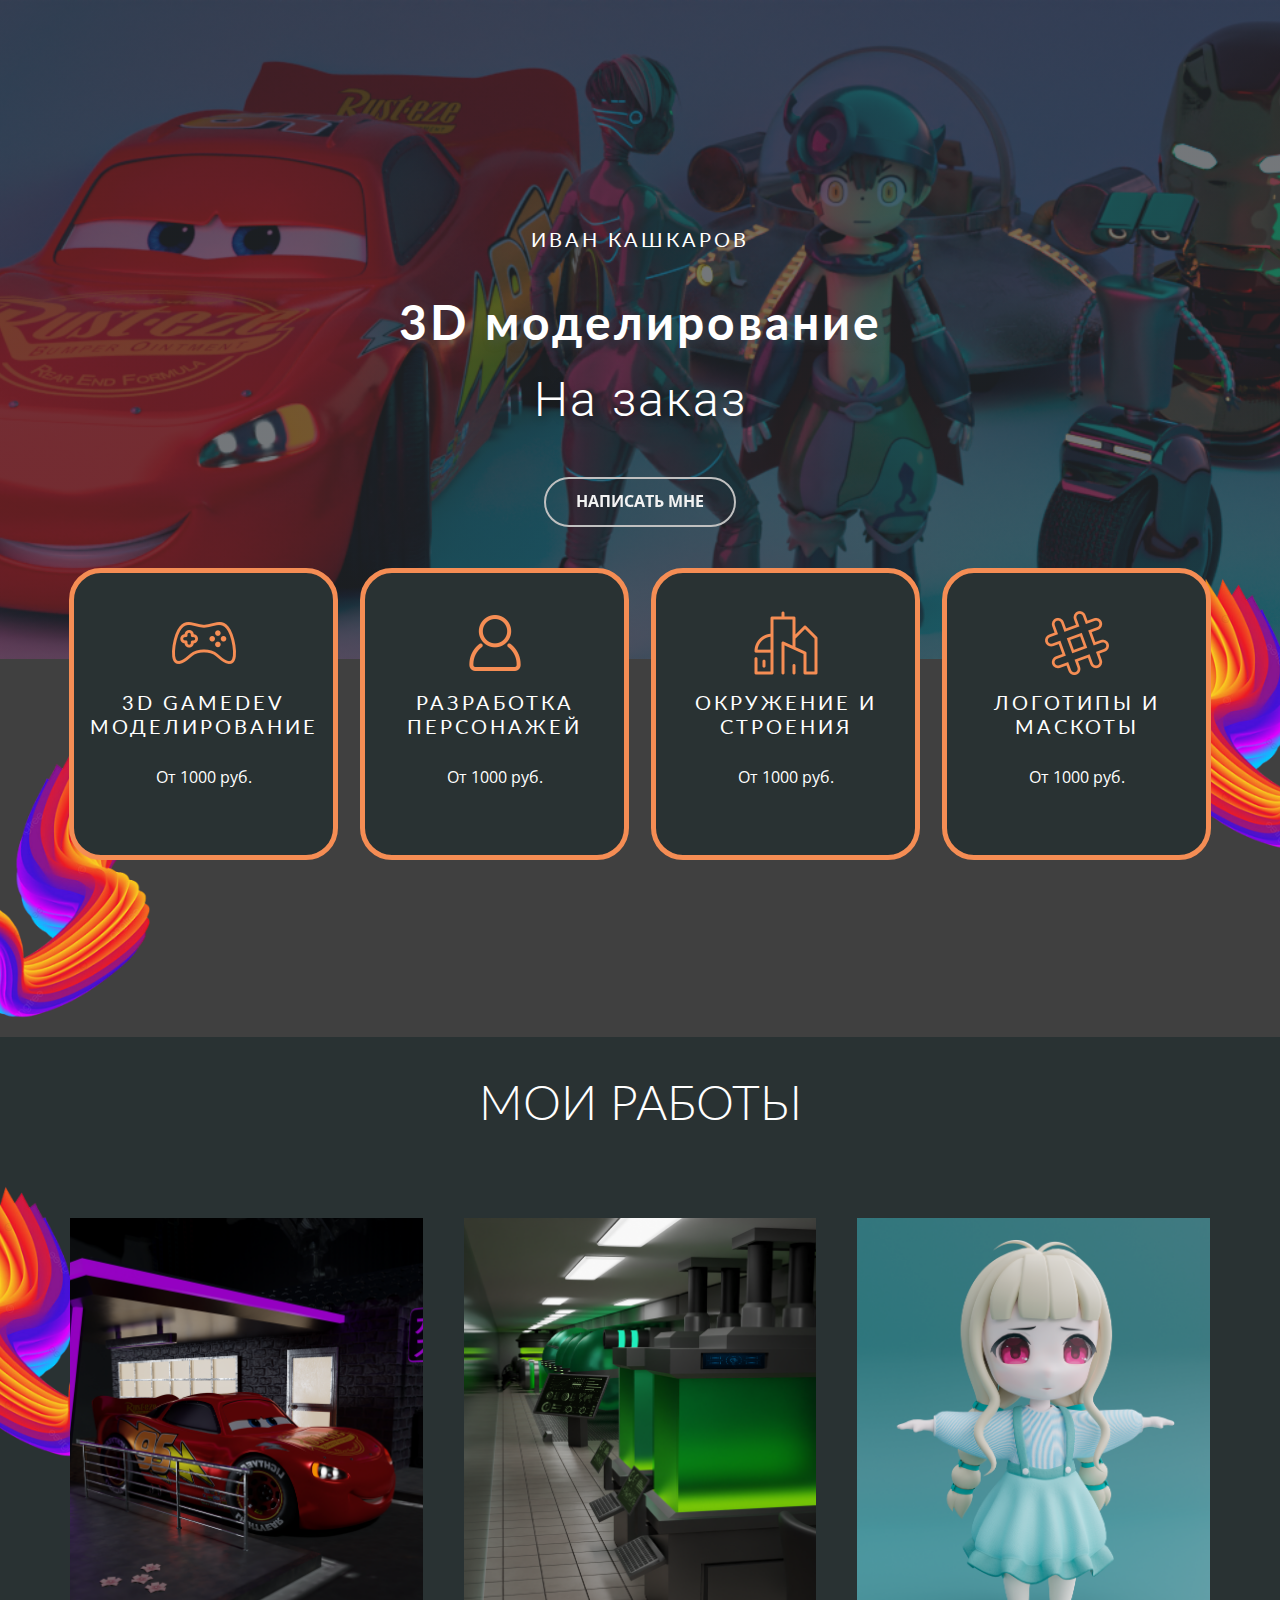
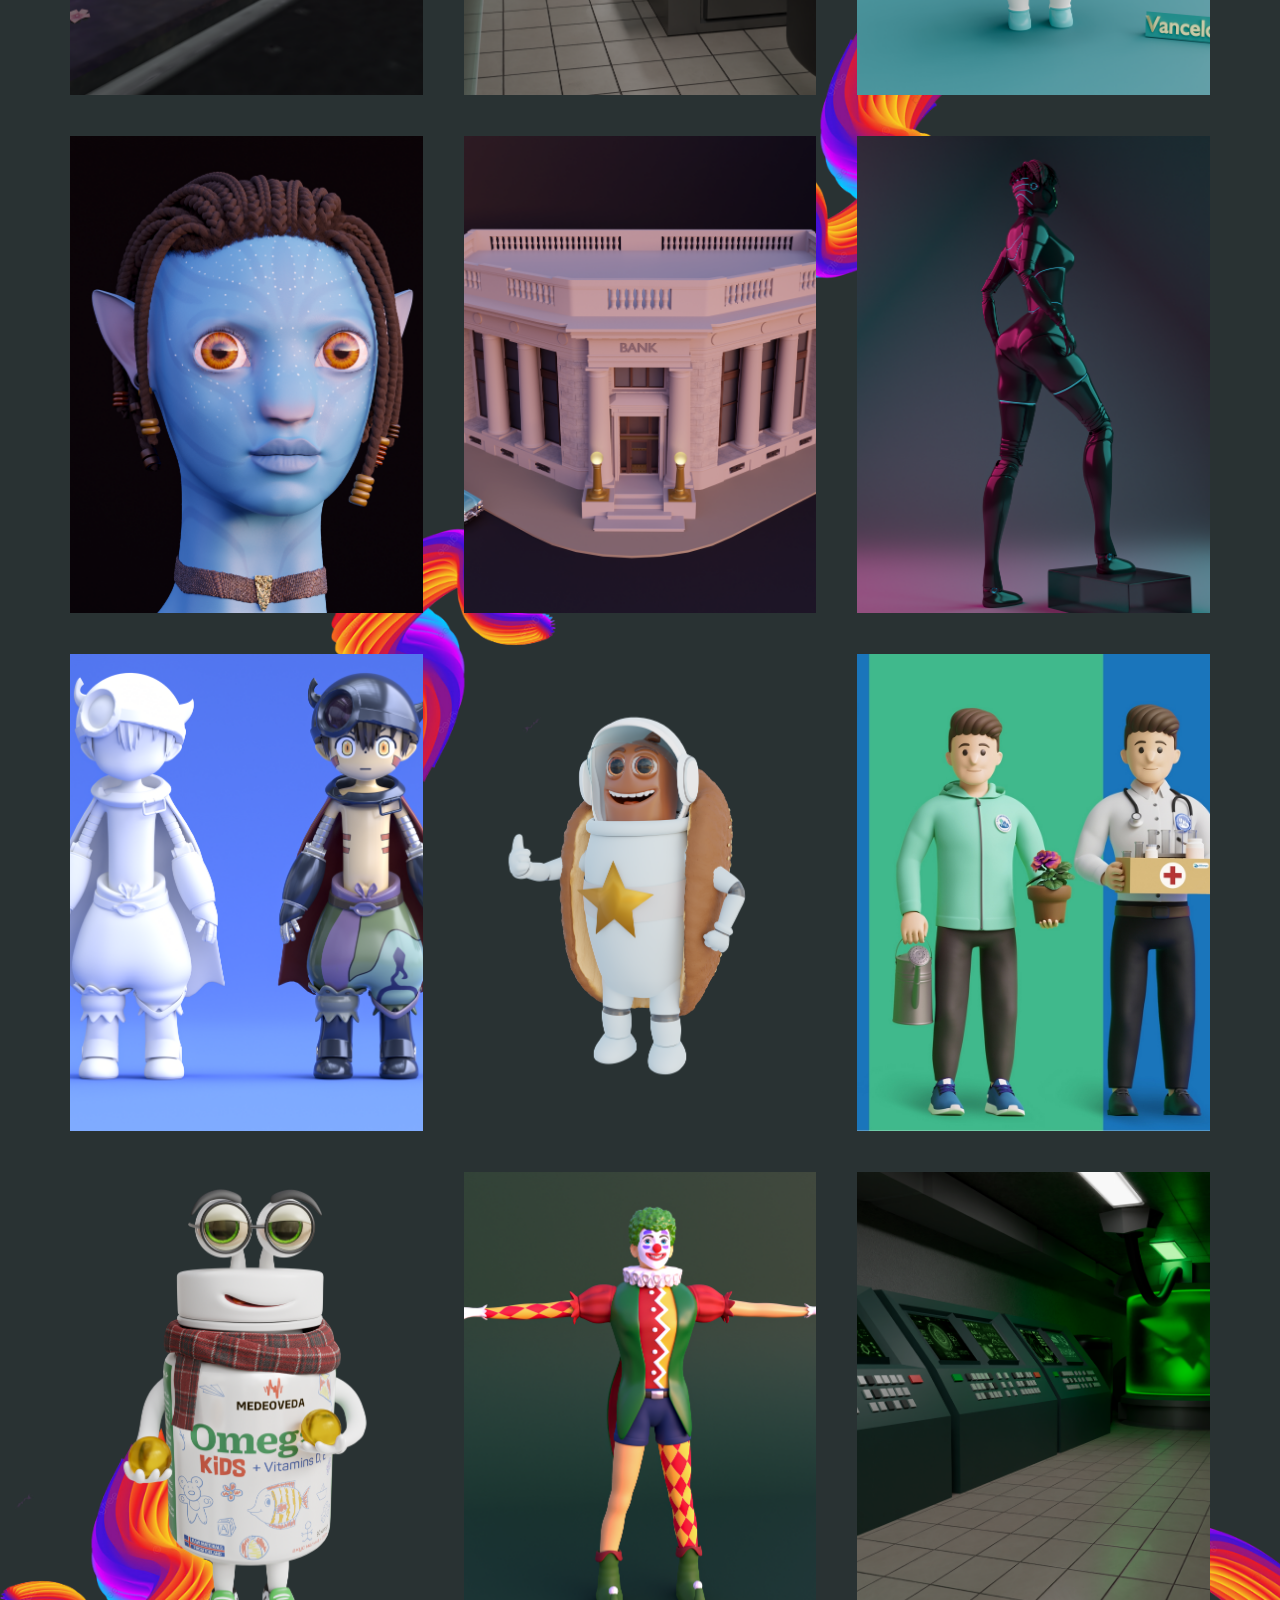
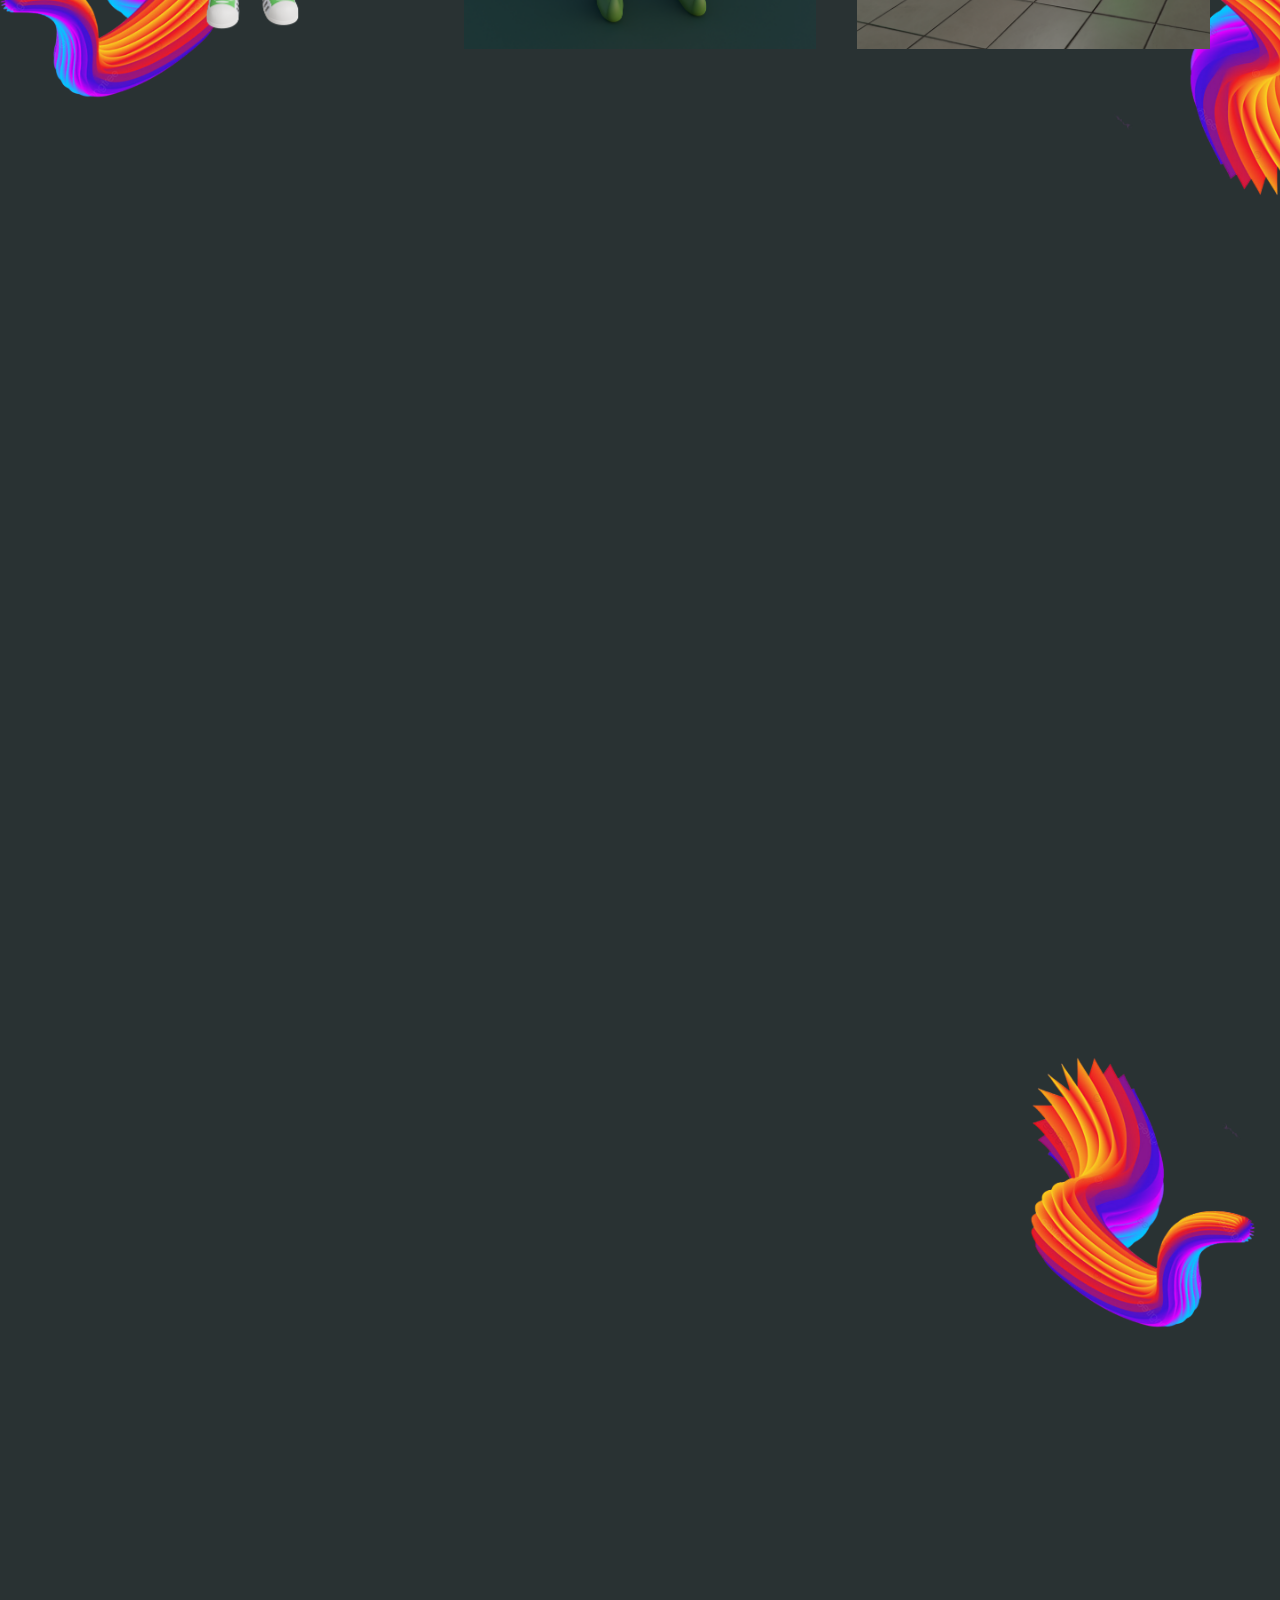
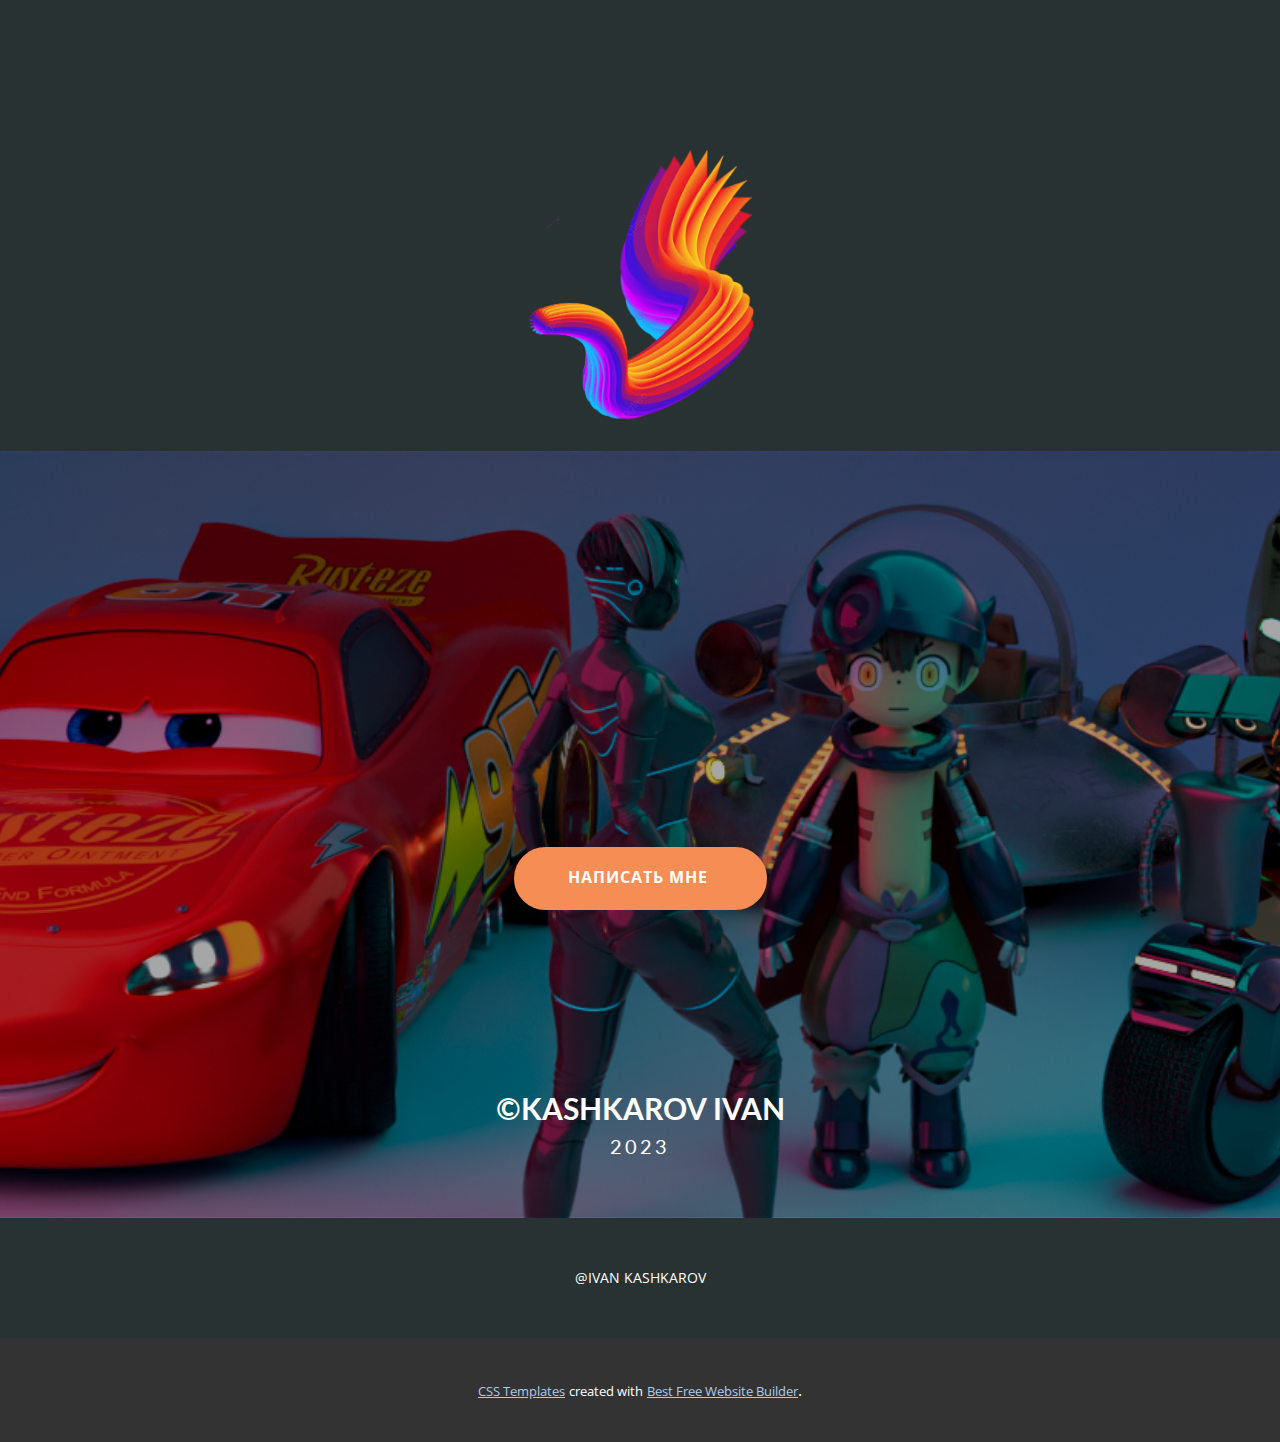
<file: Главная.html>
<!DOCTYPE html>
<html style="font-size: 16px;" lang="ru"><head>
    <meta name="viewport" content="width=device-width, initial-scale=1.0">
    <meta charset="utf-8">
    <meta name="keywords" content="​Wonderful tours, ​Backpacking Trips, ​Small group travel that&amp;apos;s good all over, ​Enjoy the perfect blend of adventure tours, ​Your adventure starts here, Tours Nature &amp;amp; Wildlife, Get in touch">
    <meta name="description" content="">
    <title>Главная</title>
    <link rel="stylesheet" href="nicepage.css" media="screen">
<link rel="stylesheet" href="Главная.css" media="screen">
    <script class="u-script" type="text/javascript" src="jquery.js" defer=""></script>
    <script class="u-script" type="text/javascript" src="nicepage.js" defer=""></script>
    <meta name="generator" content="Nicepage 5.14.1, nicepage.com">
    <link id="u-theme-google-font" rel="stylesheet" href="https://fonts.googleapis.com/css?family=Lato:100,100i,300,300i,400,400i,700,700i,900,900i|Open+Sans:300,300i,400,400i,500,500i,600,600i,700,700i,800,800i">
    <link id="u-page-google-font" rel="stylesheet" href="https://fonts.googleapis.com/css?family=Lato:100,100i,300,300i,400,400i,700,700i,900,900i|Roboto:100,100i,300,300i,400,400i,500,500i,700,700i,900,900i|Lato:100,100i,300,300i,400,400i,700,700i,900,900i|Merriweather:300,300i,400,400i,700,700i,900,900i">
    
    
    
    
    
    
    
    
    
    
    
    
    
    
    
    
    
    
    
    
    <script type="application/ld+json">{
		"@context": "http://schema.org",
		"@type": "Organization",
		"name": ""
}</script>
    <meta name="theme-color" content="#478ac9">
    <meta property="og:title" content="Главная">
    <meta property="og:type" content="website">
  <meta data-intl-tel-input-cdn-path="intlTelInput/"></head>
  <body class="u-body u-xl-mode" data-lang="ru">
    <section class="u-align-center u-clearfix u-image u-shading u-section-1" id="carousel_790c" data-image-width="1400" data-image-height="500">
      <div class="u-clearfix u-sheet u-sheet-1">
        <h4 class="u-align-center u-text u-text-default u-text-1">Иван Кашкаров</h4>
        <h1 class="u-align-center u-text u-text-2"> 3D моделирование</h1>
        <h3 class="u-align-center u-text u-text-body-alt-color u-text-3"> На заказ </h3>
        <a href="https://t.me/Irishman09" class="u-align-center u-border-2 u-border-grey-25 u-btn u-btn-round u-button-style u-hover-grey-40 u-none u-radius-34 u-text-grey-5 u-text-hover-grey-5 u-btn-1" data-animation-name="customAnimationIn" data-animation-duration="250" data-animation-delay="0" target="_blank">Написать мне</a>
      </div>
    </section>
    <section class="u-align-center u-clearfix u-grey-75 u-section-2" id="carousel_5369">
      <div class="u-clearfix u-sheet u-sheet-1">
        <img class="u-image u-image-contain u-image-default u-image-1" src="images/image-PhotoRoom.png-PhotoRoom.png" alt="" data-image-width="674" data-image-height="675">
        <img class="u-flip-horizontal u-hover-feature u-image u-image-contain u-image-default u-image-2" src="images/image-PhotoRoom.png-PhotoRoom.png" alt="" data-image-width="674" data-image-height="675">
        <div class="u-layout-grid u-list u-list-1">
          <div class="u-repeater u-repeater-1">
            <div class="u-align-center u-border-5 u-border-palette-3-base u-container-style u-list-item u-palette-5-dark-3 u-radius-32 u-repeater-item u-shape-round u-list-item-1">
              <div class="u-container-layout u-similar-container u-container-layout-1"><span class="u-file-icon u-icon u-text-palette-3-base u-icon-1"><img src="images/686589-ab6ce412.png" alt=""></span>
                <h4 class="u-text u-text-1">3D gamedev моделирование</h4>
                <p class="u-text u-text-2">От 1000 руб.</p>
              </div>
            </div>
            <div class="u-align-center u-border-5 u-border-palette-3-base u-container-style u-list-item u-palette-5-dark-3 u-radius-32 u-repeater-item u-shape-round u-video-cover u-list-item-2">
              <div class="u-container-layout u-similar-container u-container-layout-2"><span class="u-file-icon u-icon u-text-palette-3-base u-icon-2"><img src="images/6020006-3a2822e9.png" alt=""></span>
                <h4 class="u-text u-text-3">Разработка персонажей</h4>
                <p class="u-text u-text-4"> От 1000 руб.</p>
              </div>
            </div>
            <div class="u-align-center u-border-5 u-border-palette-3-base u-container-style u-list-item u-palette-5-dark-3 u-radius-32 u-repeater-item u-shape-round u-video-cover u-list-item-3">
              <div class="u-container-layout u-similar-container u-container-layout-3"><span class="u-file-icon u-icon u-text-palette-3-base u-icon-3"><img src="images/3808207-1771200f.png" alt=""></span>
                <h4 class="u-text u-text-5">Окружение и строения</h4>
                <p class="u-text u-text-6"> От 1000 руб.</p>
              </div>
            </div>
            <div class="u-align-center u-border-5 u-border-palette-3-base u-container-style u-list-item u-palette-5-dark-3 u-radius-32 u-repeater-item u-shape-round u-video-cover u-list-item-4">
              <div class="u-container-layout u-similar-container u-container-layout-4"><span class="u-file-icon u-icon u-text-palette-3-base u-icon-4"><img src="images/1236860-6b96e1af.png" alt=""></span>
                <h4 class="u-text u-text-7">Логотипы и маскоты</h4>
                <p class="u-text u-text-8"> От 1000 руб.</p>
              </div>
            </div>
          </div>
        </div>
      </div>
      
    </section>
    <section class="u-align-center u-clearfix u-palette-5-dark-3 u-valign-top-sm u-valign-top-xs u-section-3" id="carousel_d5d9">
      <div class="u-container-style u-expanded-width-lg u-expanded-width-xl u-group u-palette-5-dark-3 u-shape-rectangle u-group-1">
        <div class="u-container-layout u-valign-top-xl u-container-layout-1">
          <div class="u-align-center u-container-style u-expanded-width u-group u-shape-rectangle u-group-2">
            <div class="u-container-layout u-valign-middle-sm u-valign-middle-xs">
              <h2 class="u-text u-text-body-alt-color u-text-default u-text-1"> Мои раб​о​ты</h2>
            </div>
          </div>
          <img class="u-flip-horizontal u-image u-image-contain u-image-default u-image-1" src="images/image-PhotoRoom.png-PhotoRoom.png" alt="" data-image-width="674" data-image-height="675">
        </div>
      </div>
      <img class="u-image u-image-contain u-image-default u-image-2" src="images/image-PhotoRoom.png-PhotoRoom.png" alt="" data-image-width="674" data-image-height="675">
      <img class="u-flip-horizontal u-flip-vertical u-image u-image-contain u-image-default u-image-3" src="images/image-PhotoRoom.png-PhotoRoom.png" alt="" data-image-width="674" data-image-height="675">
      <img class="u-image u-image-contain u-image-default u-image-4" src="images/image-PhotoRoom.png-PhotoRoom.png" alt="" data-image-width="674" data-image-height="675">
      <img class="u-flip-vertical u-image u-image-contain u-image-default u-image-5" src="images/image-PhotoRoom.png-PhotoRoom.png" alt="" data-image-width="674" data-image-height="675">
      <div class="u-gallery u-layout-grid u-lightbox u-show-text-on-hover u-gallery-1">
        <div class="u-gallery-inner u-gallery-inner-1">
          <div class="u-dialog-link u-effect-fade u-effect-hover-zoom u-gallery-item u-shape-rectangle" data-href="#sec-58e2">
            <div class="u-back-slide" data-image-width="2000" data-image-height="2000">
              <img class="u-back-image u-expanded" src="images/bc74dada-f95d-67df-9813-ee1d5cc52215.png">
            </div>
            <div class="u-over-slide u-shading u-over-slide-1"></div>
          </div>
          <div class="u-dialog-link u-effect-fade u-effect-hover-zoom u-gallery-item u-shape-rectangle" data-href="#sec-7210">
            <div class="u-back-slide" data-image-width="2000" data-image-height="2000">
              <img class="u-back-image u-expanded" src="images/311.png">
            </div>
            <div class="u-over-slide u-shading u-over-slide-2"></div>
          </div>
          <div class="u-dialog-link u-effect-fade u-effect-hover-zoom u-gallery-item u-shape-rectangle" data-href="#sec-c575">
            <div class="u-back-slide" data-image-width="2000" data-image-height="2000">
              <img class="u-back-image u-expanded" src="images/2.png">
            </div>
            <div class="u-over-slide u-shading u-over-slide-3"></div>
          </div>
          <div class="u-dialog-link u-effect-fade u-effect-hover-zoom u-gallery-item u-shape-rectangle" data-href="#sec-6a7d">
            <div class="u-back-slide" data-image-width="2000" data-image-height="2000">
              <img class="u-back-image u-expanded" src="images/abba47c7-0105-613e-7267-2a80ba917716.png">
            </div>
            <div class="u-over-slide u-shading u-over-slide-4"></div>
          </div>
          <div class="u-dialog-link u-effect-fade u-effect-hover-zoom u-gallery-item u-shape-rectangle" data-href="#sec-7ef1">
            <div class="u-back-slide" data-image-width="2000" data-image-height="2000">
              <img class="u-back-image u-expanded" src="images/33.png">
            </div>
            <div class="u-over-slide u-shading u-over-slide-5"></div>
          </div>
          <div class="u-dialog-link u-effect-fade u-effect-hover-zoom u-gallery-item u-shape-rectangle" data-href="#sec-0a46">
            <div class="u-back-slide" data-image-width="2000" data-image-height="2000">
              <img class="u-back-image u-expanded" src="images/de77ec2b-aeac-4570-e43e-d2e36220f080.png">
            </div>
            <div class="u-over-slide u-shading u-over-slide-6"></div>
          </div>
          <div class="u-dialog-link u-effect-fade u-effect-hover-zoom u-gallery-item u-shape-rectangle" data-href="#sec-dc40">
            <div class="u-back-slide" data-image-width="2000" data-image-height="2000">
              <img class="u-back-image u-expanded" src="images/0888126e-efac-07e1-ee5c-79f8873d850a.png">
            </div>
            <div class="u-over-slide u-shading u-over-slide-7"></div>
          </div>
          <div class="u-dialog-link u-effect-fade u-effect-hover-zoom u-gallery-item u-shape-rectangle" data-href="#sec-c7a6">
            <div class="u-back-slide" data-image-width="4000" data-image-height="4000">
              <img class="u-back-image u-expanded" src="images/1.png">
            </div>
            <div class="u-over-slide u-shading u-over-slide-8"></div>
          </div>
          <div class="u-dialog-link u-effect-fade u-effect-hover-zoom u-gallery-item u-shape-rectangle" data-href="#sec-bdf6">
            <div class="u-back-slide" data-image-width="2881" data-image-height="1621">
              <img class="u-back-image u-expanded" src="images/d392d035-c04f-411d-96de-f4ae367a60f3.jpg">
            </div>
            <div class="u-over-slide u-shading u-over-slide-9"></div>
          </div>
          <div class="u-dialog-link u-effect-fade u-effect-hover-zoom u-gallery-item u-shape-rectangle" data-href="#sec-effa">
            <div class="u-back-slide" data-image-width="2000" data-image-height="2000">
              <img class="u-back-image u-expanded" src="images/3.png">
            </div>
            <div class="u-over-slide u-shading u-over-slide-10"></div>
          </div>
          <div class="u-dialog-link u-effect-fade u-effect-hover-zoom u-gallery-item u-shape-rectangle" data-href="#sec-2e6f">
            <div class="u-back-slide" data-image-width="2000" data-image-height="2000">
              <img class="u-back-image u-expanded" src="images/1a3285fd-398d-19e7-114a-78841958f843..png">
            </div>
            <div class="u-over-slide u-shading u-over-slide-11"></div>
          </div>
          <div class="u-dialog-link u-effect-fade u-effect-hover-zoom u-gallery-item u-shape-rectangle" data-href="#sec-b26a">
            <div class="u-back-slide" data-image-width="2000" data-image-height="2000">
              <img class="u-back-image u-expanded" src="images/222.png">
            </div>
            <div class="u-over-slide u-shading u-over-slide-12"></div>
          </div>
        </div>
      </div>
    </section>
    <section class="u-clearfix u-palette-5-dark-3 u-section-4" id="carousel_3d89">
      <div class="u-clearfix u-sheet u-valign-middle-md u-valign-middle-sm u-valign-middle-xs u-sheet-1">
        <div class="u-align-center u-container-style u-expanded-width-xs u-group u-shape-rectangle u-group-1" data-animation-name="customAnimationIn" data-animation-duration="500" data-animation-delay="250">
          <div class="u-container-layout u-container-layout-1">
            <h2 class="u-align-center u-text u-text-1">Благодарные клие​нты</h2>
            <div class="u-carousel u-expanded-width-xs u-gallery u-gallery-slider u-layout-carousel u-lightbox u-no-transition u-show-text-on-hover u-gallery-1" id="carousel-a4c4" data-interval="5000" data-u-ride="carousel">
              <ol class="u-absolute-hcenter u-carousel-indicators u-hidden u-carousel-indicators-1">
                <li data-u-target="#carousel-a4c4" data-u-slide-to="0" class="u-active u-grey-70 u-shape-circle" style="width: 10px; height: 10px;"></li>
                <li data-u-target="#carousel-a4c4" data-u-slide-to="1" class="u-grey-70 u-shape-circle" style="width: 10px; height: 10px;"></li>
                <li data-u-target="#carousel-a4c4" data-u-slide-to="2" class="u-grey-70 u-shape-circle" style="width: 10px; height: 10px;"></li>
                <li data-u-target="#carousel-a4c4" data-u-slide-to="3" class="u-grey-70 u-shape-circle" style="width: 10px; height: 10px;"></li>
                <li data-u-target="#carousel-a4c4" data-u-slide-to="4" class="u-grey-70 u-shape-circle" style="width: 10px; height: 10px;"></li>
                <li data-u-target="#carousel-a4c4" data-u-slide-to="5" class="u-grey-70 u-shape-circle" style="width: 10px; height: 10px;"></li>
                <li data-u-target="#carousel-a4c4" data-u-slide-to="6" class="u-grey-70 u-shape-circle" style="width: 10px; height: 10px;"></li>
                <li data-u-target="#carousel-a4c4" data-u-slide-to="7" class="u-grey-70 u-shape-circle" style="width: 10px; height: 10px;"></li>
              </ol>
              <div class="u-carousel-inner u-gallery-inner" role="listbox">
                <div class="u-active u-carousel-item u-effect-fade u-gallery-item u-carousel-item-1">
                  <div class="u-back-slide" data-image-width="660" data-image-height="181">
                    <img class="u-back-image u-expanded u-image-contain" src="images/photo_2023-08-04_00-56-48.jpg">
                  </div>
                  <div class="u-align-center u-over-slide u-valign-bottom u-over-slide-1">
                    <h3 class="u-gallery-heading">Sample Title</h3>
                    <p class="u-gallery-text">Sample Text</p>
                  </div>
                </div>
                <div class="u-carousel-item u-effect-fade u-gallery-item u-carousel-item-2">
                  <div class="u-back-slide" data-image-width="660" data-image-height="147">
                    <img class="u-back-image u-expanded u-image-contain" src="images/photo_2023-08-04_00-55-58.jpg" alt="">
                  </div>
                  <div class="u-align-center u-over-slide u-valign-bottom u-over-slide-2"></div>
                </div>
                <div class="u-carousel-item u-effect-fade u-gallery-item u-carousel-item-3" data-image-width="663" data-image-height="313">
                  <div class="u-back-slide">
                    <img class="u-back-image u-expanded" src="images/photo_2023-08-04_00-56-20.jpg">
                  </div>
                  <div class="u-align-center u-over-slide u-valign-bottom u-over-slide-3"></div>
                  <style data-mode="XL" data-visited="true"></style>
                  <style data-mode="LG"></style>
                  <style data-mode="MD" data-visited="true"></style>
                  <style data-mode="SM" data-visited="true"></style>
                  <style data-mode="XS" data-visited="true"></style>
                </div>
                <div class="u-carousel-item u-effect-fade u-gallery-item u-carousel-item-4" data-image-width="659" data-image-height="226">
                  <div class="u-back-slide">
                    <img class="u-back-image u-expanded u-image-contain" src="images/photo_2023-08-04_00-56-11.jpg">
                  </div>
                  <div class="u-align-center u-over-slide u-valign-bottom u-over-slide-4"></div>
                  <style data-mode="XL"></style>
                  <style data-mode="LG"></style>
                  <style data-mode="MD" data-visited="true"></style>
                  <style data-mode="SM" data-visited="true"></style>
                  <style data-mode="XS" data-visited="true"></style>
                </div>
                <div class="u-carousel-item u-effect-fade u-gallery-item u-carousel-item-5" data-image-width="660" data-image-height="164">
                  <div class="u-back-slide">
                    <img class="u-back-image u-expanded u-image-contain" src="images/photo_2023-08-04_00-56-29.jpg">
                  </div>
                  <div class="u-align-center u-over-slide u-valign-bottom u-over-slide-5"></div>
                  <style data-mode="XL"></style>
                  <style data-mode="LG"></style>
                  <style data-mode="MD" data-visited="true"></style>
                  <style data-mode="SM" data-visited="true"></style>
                  <style data-mode="XS" data-visited="true"></style>
                </div>
                <div class="u-carousel-item u-effect-fade u-gallery-item u-carousel-item-6" data-image-width="660" data-image-height="160">
                  <div class="u-back-slide">
                    <img class="u-back-image u-expanded u-image-contain" src="images/photo_2023-08-04_00-56-56.jpg">
                  </div>
                  <div class="u-align-center u-over-slide u-valign-bottom u-over-slide-6"></div>
                  <style data-mode="XL"></style>
                  <style data-mode="LG"></style>
                  <style data-mode="MD" data-visited="true"></style>
                  <style data-mode="SM" data-visited="true"></style>
                  <style data-mode="XS" data-visited="true"></style>
                </div>
                <div class="u-carousel-item u-effect-fade u-gallery-item u-carousel-item-7" data-image-width="660" data-image-height="160">
                  <div class="u-back-slide">
                    <img class="u-back-image u-expanded u-image-contain" src="images/photo_2023-08-04_00-56-56.jpg">
                  </div>
                  <div class="u-align-center u-over-slide u-valign-bottom u-over-slide-7"></div>
                  <style data-mode="XL"></style>
                  <style data-mode="LG"></style>
                  <style data-mode="MD" data-visited="true"></style>
                  <style data-mode="SM" data-visited="true"></style>
                  <style data-mode="XS" data-visited="true"></style>
                </div>
                <div class="u-carousel-item u-effect-fade u-gallery-item u-carousel-item-8" data-image-width="661" data-image-height="241">
                  <div class="u-back-slide">
                    <img class="u-back-image u-expanded u-image-contain" src="images/photo_2023-08-04_00-56-40.jpg">
                  </div>
                  <div class="u-align-center u-over-slide u-valign-bottom u-over-slide-8"></div>
                  <style data-mode="XL"></style>
                  <style data-mode="LG"></style>
                  <style data-mode="MD" data-visited="true"></style>
                  <style data-mode="SM" data-visited="true"></style>
                  <style data-mode="XS" data-visited="true"></style>
                </div>
              </div>
              <a class="u-absolute-vcenter u-carousel-control u-carousel-control-prev u-opacity u-opacity-70 u-spacing-10 u-text-body-color u-carousel-control-1" href="#carousel-a4c4" role="button" data-u-slide="prev">
                <span aria-hidden="true">
                  <svg viewBox="0 0 477.175 477.175"><path d="M145.188,238.575l215.5-215.5c5.3-5.3,5.3-13.8,0-19.1s-13.8-5.3-19.1,0l-225.1,225.1c-5.3,5.3-5.3,13.8,0,19.1l225.1,225
		c2.6,2.6,6.1,4,9.5,4s6.9-1.3,9.5-4c5.3-5.3,5.3-13.8,0-19.1L145.188,238.575z"></path></svg>
                </span>
                <span class="sr-only">
                  <svg viewBox="0 0 477.175 477.175"><path d="M145.188,238.575l215.5-215.5c5.3-5.3,5.3-13.8,0-19.1s-13.8-5.3-19.1,0l-225.1,225.1c-5.3,5.3-5.3,13.8,0,19.1l225.1,225
		c2.6,2.6,6.1,4,9.5,4s6.9-1.3,9.5-4c5.3-5.3,5.3-13.8,0-19.1L145.188,238.575z"></path></svg>
                </span>
              </a>
              <a class="u-absolute-vcenter u-carousel-control u-carousel-control-next u-opacity u-opacity-70 u-spacing-10 u-text-body-color u-carousel-control-2" href="#carousel-a4c4" role="button" data-u-slide="next">
                <span aria-hidden="true">
                  <svg viewBox="0 0 477.175 477.175"><path d="M360.731,229.075l-225.1-225.1c-5.3-5.3-13.8-5.3-19.1,0s-5.3,13.8,0,19.1l215.5,215.5l-215.5,215.5
		c-5.3,5.3-5.3,13.8,0,19.1c2.6,2.6,6.1,4,9.5,4c3.4,0,6.9-1.3,9.5-4l225.1-225.1C365.931,242.875,365.931,234.275,360.731,229.075z"></path></svg>
                </span>
                <span class="sr-only">
                  <svg viewBox="0 0 477.175 477.175"><path d="M360.731,229.075l-225.1-225.1c-5.3-5.3-13.8-5.3-19.1,0s-5.3,13.8,0,19.1l215.5,215.5l-215.5,215.5
		c-5.3,5.3-5.3,13.8,0,19.1c2.6,2.6,6.1,4,9.5,4c3.4,0,6.9-1.3,9.5-4l225.1-225.1C365.931,242.875,365.931,234.275,360.731,229.075z"></path></svg>
                </span>
              </a>
            </div>
          </div>
        </div>
      </div>
    </section>
    <section class="u-align-center u-clearfix u-palette-5-dark-3 u-section-5" id="carousel_fd2b">
      <div class="u-clearfix u-sheet u-valign-middle-md u-sheet-1">
        <h2 class="u-align-left u-text u-text-1" data-animation-name="customAnimationIn" data-animation-duration="1500"> Немного обо м<span style="font-size: 2.25rem;"></span>не
        </h2>
        <img class="u-image u-image-contain u-image-default u-image-1" src="images/image-PhotoRoom.png-PhotoRoom.png" alt="" data-image-width="674" data-image-height="675">
        <img class="u-flip-horizontal u-image u-image-contain u-image-default u-image-2" src="images/image-PhotoRoom.png-PhotoRoom.png" alt="" data-image-width="674" data-image-height="675">
        <div class="u-clearfix u-expanded-width-sm u-expanded-width-xs u-gutter-88 u-layout-wrap u-layout-wrap-1">
          <div class="u-gutter-0 u-layout">
            <div class="u-layout-row">
              <div class="u-align-justify u-container-style u-layout-cell u-radius-50 u-shape-round u-size-28 u-white u-layout-cell-1" data-animation-name="customAnimationIn" data-animation-duration="1500" data-animation-delay="500">
                <div class="u-container-layout u-valign-bottom-md u-valign-bottom-sm u-valign-bottom-xs u-container-layout-1">
                  <p class="u-align-left u-custom-font u-font-merriweather u-text u-text-default u-text-2">
                    <span style="font-weight: 700;">Привет! </span>Меня зовут Иван, занимаюсь 3D моделированием уже около (3 лет), работаю в программе  Blender. В какой то момент я решил изучить 3д моделирование и понял, что попал в свою стихию. В основном занимаюсь созданием персонажей для компаний или личного пользование, а так же делаю окружение, модели, объекты для мобильных и пк игр. Последнее время, мы часто замечаем как 3д все больше заполоняет рынок, если хотите  выделить свою компанию, подумайте над созданием запоминающего персонажа под нее. Работаю в основном быстро и к оговоренному сроку, за частую получается раньше)
                  </p>
                  <a href="https://t.me/Irishman09" class="u-active-palette-5-dark-3 u-align-left u-border-2 u-border-active-palette-5-dark-3 u-border-hover-palette-5-dark-3 u-border-palette-3-base u-btn u-btn-round u-button-style u-hover-palette-5-dark-3 u-none u-radius-50 u-text-active-white u-text-hover-white u-btn-1" data-animation-name="" data-animation-duration="0" data-animation-delay="0" data-animation-direction="" target="_blank">Узнать больше</a>
                </div>
              </div>
              <div class="u-container-style u-image u-image-default u-layout-cell u-shading u-size-32 u-image-3" data-animation-name="customAnimationIn" data-animation-duration="250" data-animation-delay="500" data-image-width="720" data-image-height="1280">
                <div class="u-container-layout u-container-layout-2"></div>
              </div>
            </div>
          </div>
        </div>
      </div>
    </section>
    <section class="u-align-left u-clearfix u-image u-shading u-section-6" id="carousel_4c00" data-image-width="1400" data-image-height="500">
      <div class="u-clearfix u-sheet u-sheet-1">
        <a href="https://t.me/Irishman09" class="u-active-palette-5-dark-3 u-align-left u-border-2 u-border-active-palette-5-dark-3 u-border-hover-palette-5-dark-3 u-border-palette-3-base u-btn u-btn-round u-button-style u-hover-palette-5-dark-3 u-palette-3-base u-radius-50 u-text-active-white u-text-hover-white u-btn-1" data-animation-name="" data-animation-duration="0" data-animation-delay="0" data-animation-direction="" target="_blank">Написать мне&nbsp;</a>
        <h2 class="u-text u-text-default u-text-1"><b>©KASHKAROV IVAN</b>
        </h2>
        <h4 class="u-text u-text-default u-text-2">2023</h4>
      </div>
    </section>
    
    
    
    
    
    
    
    
    
    
    
    
    
    
    
    <footer class="u-align-center u-clearfix u-footer u-palette-5-dark-3 u-footer" id="sec-ad58"><div class="u-clearfix u-sheet u-sheet-1">
        <p class="u-small-text u-text u-text-variant u-text-1">@IVAN KASHKAROV</p>
      </div></footer>
    <section class="u-backlink u-clearfix u-grey-80">
      <a class="u-link" href="https://nicepage.com/css-templates" target="_blank">
        <span>CSS Templates</span>
      </a>
      <p class="u-text">
        <span>created with</span>
      </p>
      <a class="u-link" href="https://nicepage.com/website-builder" target="_blank">
        <span>Best Free Website Builder</span>
      </a>. 
    </section>
  <section class="u-align-center u-black u-clearfix u-container-style u-dialog-block u-opacity u-opacity-70 u-valign-middle u-dialog-section-10" id="sec-58e2" data-dialog-show-on="click">
      <div class="u-align-center u-black u-container-style u-dialog u-dialog-1">
        <div class="u-container-layout u-valign-top u-container-layout-1">
          <div class="u-carousel u-expanded-width u-gallery u-gallery-slider u-layout-carousel u-lightbox u-no-transition u-show-text-on-hover u-gallery-1" data-interval="5000" data-u-ride="carousel" id="carousel-50b0">
            <ol class="u-absolute-hcenter u-carousel-indicators u-carousel-indicators-1">
              <li data-u-target="#carousel-50b0" data-u-slide-to="0" class="u-active u-grey-70 u-shape-circle" style="width: 10px; height: 10px;"></li>
              <li data-u-target="#carousel-50b0" data-u-slide-to="1" class="u-grey-70 u-shape-circle" style="width: 10px; height: 10px;"></li>
              <li data-u-target="#carousel-50b0" data-u-slide-to="2" class="u-grey-70 u-shape-circle" style="width: 10px; height: 10px;"></li>
              <li data-u-target="#carousel-50b0" data-u-slide-to="3" class="u-grey-70 u-shape-circle" style="width: 10px; height: 10px;"></li>
            </ol>
            <div class="u-carousel-inner u-gallery-inner" role="listbox">
              <div class="u-active u-carousel-item u-effect-fade u-gallery-item u-carousel-item-1">
                <div class="u-back-slide" data-image-width="2000" data-image-height="2000">
                  <img class="u-back-image u-expanded" src="images/331.png">
                </div>
                <div class="u-align-center u-over-slide u-valign-bottom u-over-slide-1"></div>
              </div>
              <div class="u-carousel-item u-effect-fade u-gallery-item u-carousel-item-2">
                <div class="u-back-slide" data-image-width="2000" data-image-height="2000">
                  <img class="u-back-image u-expanded" src="images/66.png">
                </div>
                <div class="u-align-center u-over-slide u-valign-bottom u-over-slide-2"></div>
              </div>
              <div class="u-carousel-item u-effect-fade u-gallery-item u-carousel-item-3" data-image-width="2000" data-image-height="2000">
                <div class="u-back-slide">
                  <img class="u-back-image u-expanded" src="images/bc74dada-f95d-67df-9813-ee1d5cc52215.png">
                </div>
                <div class="u-align-center u-over-slide u-valign-bottom u-over-slide-3"></div>
                <style data-mode="XL" data-visited="true"></style>
                <style data-mode="LG"></style>
                <style data-mode="MD"></style>
                <style data-mode="SM"></style>
                <style data-mode="XS"></style>
              </div>
              <div class="u-carousel-item u-effect-fade u-gallery-item u-carousel-item-4" data-image-width="2000" data-image-height="2000">
                <div class="u-back-slide">
                  <img class="u-back-image u-expanded" src="images/13.png">
                </div>
                <div class="u-align-center u-over-slide u-valign-bottom u-over-slide-4"></div>
                <style data-mode="XL"></style>
                <style data-mode="LG"></style>
                <style data-mode="MD"></style>
                <style data-mode="SM"></style>
                <style data-mode="XS"></style>
              </div>
            </div>
            <a class="u-absolute-vcenter u-carousel-control u-carousel-control-prev u-grey-70 u-icon-circle u-opacity u-opacity-70 u-spacing-10 u-text-white u-carousel-control-1" href="#carousel-50b0" role="button" data-u-slide="prev">
              <span aria-hidden="true">
                <svg viewBox="0 0 451.847 451.847"><path d="M97.141,225.92c0-8.095,3.091-16.192,9.259-22.366L300.689,9.27c12.359-12.359,32.397-12.359,44.751,0
c12.354,12.354,12.354,32.388,0,44.748L173.525,225.92l171.903,171.909c12.354,12.354,12.354,32.391,0,44.744
c-12.354,12.365-32.386,12.365-44.745,0l-194.29-194.281C100.226,242.115,97.141,234.018,97.141,225.92z"></path></svg>
              </span>
              <span class="sr-only">
                <svg viewBox="0 0 451.847 451.847"><path d="M97.141,225.92c0-8.095,3.091-16.192,9.259-22.366L300.689,9.27c12.359-12.359,32.397-12.359,44.751,0
c12.354,12.354,12.354,32.388,0,44.748L173.525,225.92l171.903,171.909c12.354,12.354,12.354,32.391,0,44.744
c-12.354,12.365-32.386,12.365-44.745,0l-194.29-194.281C100.226,242.115,97.141,234.018,97.141,225.92z"></path></svg>
              </span>
            </a>
            <a class="u-absolute-vcenter u-carousel-control u-carousel-control-next u-grey-70 u-icon-circle u-opacity u-opacity-70 u-spacing-10 u-text-white u-carousel-control-2" href="#carousel-50b0" role="button" data-u-slide="next">
              <span aria-hidden="true">
                <svg viewBox="0 0 451.846 451.847"><path d="M345.441,248.292L151.154,442.573c-12.359,12.365-32.397,12.365-44.75,0c-12.354-12.354-12.354-32.391,0-44.744
L278.318,225.92L106.409,54.017c-12.354-12.359-12.354-32.394,0-44.748c12.354-12.359,32.391-12.359,44.75,0l194.287,194.284
c6.177,6.18,9.262,14.271,9.262,22.366C354.708,234.018,351.617,242.115,345.441,248.292z"></path></svg>
              </span>
              <span class="sr-only">
                <svg viewBox="0 0 451.846 451.847"><path d="M345.441,248.292L151.154,442.573c-12.359,12.365-32.397,12.365-44.75,0c-12.354-12.354-12.354-32.391,0-44.744
L278.318,225.92L106.409,54.017c-12.354-12.359-12.354-32.394,0-44.748c12.354-12.359,32.391-12.359,44.75,0l194.287,194.284
c6.177,6.18,9.262,14.271,9.262,22.366C354.708,234.018,351.617,242.115,345.441,248.292z"></path></svg>
              </span>
            </a>
          </div>
        </div><button class="u-dialog-close-button u-icon u-text-grey-50 u-icon-1"><svg class="u-svg-link" preserveAspectRatio="xMidYMin slice" viewBox="0 0 413.348 413.348" style=""><use xmlns:xlink="http://www.w3.org/1999/xlink" xlink:href="#svg-5801"></use></svg><svg xmlns="http://www.w3.org/2000/svg" xmlns:xlink="http://www.w3.org/1999/xlink" version="1.1" xml:space="preserve" class="u-svg-content" viewBox="0 0 413.348 413.348" id="svg-5801"><path d="m413.348 24.354-24.354-24.354-182.32 182.32-182.32-182.32-24.354 24.354 182.32 182.32-182.32 182.32 24.354 24.354 182.32-182.32 182.32 182.32 24.354-24.354-182.32-182.32z"></path></svg></button>
      </div>
    </section><style>.u-dialog-section-10 .u-dialog-1 {
  width: 566px;
  min-height: 454px;
  margin: 60px auto;
}

.u-dialog-section-10 .u-container-layout-1 {
  padding: 0;
}

.u-dialog-section-10 .u-gallery-1 {
  height: 456px;
  margin-bottom: -1px;
  margin-top: 0;
}

.u-dialog-section-10 .u-carousel-indicators-1 {
  position: absolute;
  bottom: 10px;
  width: auto;
  height: auto;
}

.u-dialog-section-10 .u-carousel-item-1 {
  margin-right: 0;
}

.u-dialog-section-10 .u-over-slide-1 {
  padding: 20px;
}

.u-dialog-section-10 .u-carousel-item-2 {
  margin-right: 0;
}

.u-dialog-section-10 .u-over-slide-2 {
  padding: 20px;
}

.u-dialog-section-10 .u-carousel-item-3 {
  margin-right: 0;
}

.u-dialog-section-10 .u-over-slide-3 {
  padding: 20px;
}

.u-dialog-section-10 .u-carousel-item-4 {
  margin-right: 0;
}

.u-dialog-section-10 .u-over-slide-4 {
  padding: 20px;
}

.u-dialog-section-10 .u-carousel-control-1 {
  position: absolute;
  left: 10px;
  width: 40px;
  height: 40px;
  padding: 4px;
}

.u-dialog-section-10 .u-carousel-control-2 {
  position: absolute;
  right: 10px;
  width: 40px;
  height: 40px;
  padding: 4px;
}

.u-dialog-section-10 .u-icon-1 {
  width: 15px;
  height: 15px;
  left: auto;
  top: 17px;
  position: absolute;
  right: 16px;
}

@media (max-width: 991px) {
  .u-dialog-section-10 .u-container-layout-1 {
    padding-top: 40px;
  }
}

@media (max-width: 767px) {
  .u-dialog-section-10 .u-dialog-1 {
    width: 540px;
  }

  .u-dialog-section-10 .u-container-layout-1 {
    padding-top: 0;
    padding-left: 40px;
    padding-right: 40px;
  }
}

@media (max-width: 575px) {
  .u-dialog-section-10 .u-dialog-1 {
    width: 566px;
  }

  .u-dialog-section-10 .u-container-layout-1 {
    padding-left: 0;
    padding-right: 0;
  }
}</style><section class="u-align-center u-black u-clearfix u-container-style u-dialog-block u-opacity u-opacity-70 u-valign-middle u-dialog-section-11" id="sec-7210">
      <div class="u-align-center u-container-style u-dialog u-white u-dialog-1">
        <div class="u-container-layout u-container-layout-1">
          <div class="u-carousel u-expanded-width u-gallery u-gallery-slider u-layout-carousel u-lightbox u-no-transition u-show-text-on-hover u-gallery-1" data-interval="5000" data-u-ride="carousel" id="carousel-7914">
            <ol class="u-absolute-hcenter u-carousel-indicators u-carousel-indicators-1">
              <li data-u-target="#carousel-7914" data-u-slide-to="0" class="u-active u-grey-70 u-shape-circle" style="width: 10px; height: 10px;"></li>
              <li data-u-target="#carousel-7914" data-u-slide-to="1" class="u-grey-70 u-shape-circle" style="width: 10px; height: 10px;"></li>
              <li data-u-target="#carousel-7914" data-u-slide-to="2" class="u-grey-70 u-shape-circle" style="width: 10px; height: 10px;"></li>
            </ol>
            <div class="u-carousel-inner u-gallery-inner" role="listbox">
              <div class="u-active u-carousel-item u-effect-fade u-gallery-item u-carousel-item-1">
                <div class="u-back-slide" data-image-width="2000" data-image-height="2000">
                  <img class="u-back-image u-expanded" src="images/55.png">
                </div>
                <div class="u-align-center u-over-slide u-valign-bottom u-over-slide-1"></div>
              </div>
              <div class="u-carousel-item u-effect-fade u-gallery-item u-carousel-item-2">
                <div class="u-back-slide" data-image-width="2000" data-image-height="2000">
                  <img class="u-back-image u-expanded" src="images/43.png">
                </div>
                <div class="u-align-center u-over-slide u-valign-bottom u-over-slide-2"></div>
              </div>
              <div class="u-carousel-item u-effect-fade u-gallery-item u-carousel-item-3" data-image-width="2000" data-image-height="2000">
                <div class="u-back-slide">
                  <img class="u-back-image u-expanded" src="images/311.png">
                </div>
                <div class="u-align-center u-over-slide u-valign-bottom u-over-slide-3"></div>
                <style data-mode="XL" data-visited="true"></style>
                <style data-mode="LG"></style>
                <style data-mode="MD"></style>
                <style data-mode="SM"></style>
                <style data-mode="XS"></style>
              </div>
            </div>
            <a class="u-absolute-vcenter u-carousel-control u-carousel-control-prev u-grey-70 u-icon-circle u-opacity u-opacity-70 u-spacing-10 u-text-white u-carousel-control-1" href="#carousel-7914" role="button" data-u-slide="prev">
              <span aria-hidden="true">
                <svg viewBox="0 0 451.847 451.847"><path d="M97.141,225.92c0-8.095,3.091-16.192,9.259-22.366L300.689,9.27c12.359-12.359,32.397-12.359,44.751,0
c12.354,12.354,12.354,32.388,0,44.748L173.525,225.92l171.903,171.909c12.354,12.354,12.354,32.391,0,44.744
c-12.354,12.365-32.386,12.365-44.745,0l-194.29-194.281C100.226,242.115,97.141,234.018,97.141,225.92z"></path></svg>
              </span>
              <span class="sr-only">
                <svg viewBox="0 0 451.847 451.847"><path d="M97.141,225.92c0-8.095,3.091-16.192,9.259-22.366L300.689,9.27c12.359-12.359,32.397-12.359,44.751,0
c12.354,12.354,12.354,32.388,0,44.748L173.525,225.92l171.903,171.909c12.354,12.354,12.354,32.391,0,44.744
c-12.354,12.365-32.386,12.365-44.745,0l-194.29-194.281C100.226,242.115,97.141,234.018,97.141,225.92z"></path></svg>
              </span>
            </a>
            <a class="u-absolute-vcenter u-carousel-control u-carousel-control-next u-grey-70 u-icon-circle u-opacity u-opacity-70 u-spacing-10 u-text-white u-carousel-control-2" href="#carousel-7914" role="button" data-u-slide="next">
              <span aria-hidden="true">
                <svg viewBox="0 0 451.846 451.847"><path d="M345.441,248.292L151.154,442.573c-12.359,12.365-32.397,12.365-44.75,0c-12.354-12.354-12.354-32.391,0-44.744
L278.318,225.92L106.409,54.017c-12.354-12.359-12.354-32.394,0-44.748c12.354-12.359,32.391-12.359,44.75,0l194.287,194.284
c6.177,6.18,9.262,14.271,9.262,22.366C354.708,234.018,351.617,242.115,345.441,248.292z"></path></svg>
              </span>
              <span class="sr-only">
                <svg viewBox="0 0 451.846 451.847"><path d="M345.441,248.292L151.154,442.573c-12.359,12.365-32.397,12.365-44.75,0c-12.354-12.354-12.354-32.391,0-44.744
L278.318,225.92L106.409,54.017c-12.354-12.359-12.354-32.394,0-44.748c12.354-12.359,32.391-12.359,44.75,0l194.287,194.284
c6.177,6.18,9.262,14.271,9.262,22.366C354.708,234.018,351.617,242.115,345.441,248.292z"></path></svg>
              </span>
            </a>
          </div>
        </div><button class="u-dialog-close-button u-icon u-text-grey-50 u-icon-1"><svg class="u-svg-link" preserveAspectRatio="xMidYMin slice" viewBox="0 0 413.348 413.348" style=""><use xmlns:xlink="http://www.w3.org/1999/xlink" xlink:href="#svg-5801"></use></svg><svg xmlns="http://www.w3.org/2000/svg" xmlns:xlink="http://www.w3.org/1999/xlink" version="1.1" xml:space="preserve" class="u-svg-content" viewBox="0 0 413.348 413.348" id="svg-5801"><path d="m413.348 24.354-24.354-24.354-182.32 182.32-182.32-182.32-24.354 24.354 182.32 182.32-182.32 182.32 24.354 24.354 182.32-182.32 182.32 182.32 24.354-24.354-182.32-182.32z"></path></svg></button>
      </div>
    </section><style>.u-dialog-section-11 .u-dialog-1 {
  width: 566px;
  min-height: 454px;
  margin: 60px auto;
}

.u-dialog-section-11 .u-container-layout-1 {
  padding: 0;
}

.u-dialog-section-11 .u-gallery-1 {
  height: 455px;
  margin-bottom: -1px;
  margin-top: 0;
}

.u-dialog-section-11 .u-carousel-indicators-1 {
  position: absolute;
  bottom: 10px;
  width: auto;
  height: auto;
}

.u-dialog-section-11 .u-carousel-item-1 {
  margin-right: 0;
}

.u-dialog-section-11 .u-over-slide-1 {
  padding: 20px;
}

.u-dialog-section-11 .u-carousel-item-2 {
  margin-right: 0;
}

.u-dialog-section-11 .u-over-slide-2 {
  padding: 20px;
}

.u-dialog-section-11 .u-carousel-item-3 {
  margin-right: 0;
}

.u-dialog-section-11 .u-over-slide-3 {
  padding: 20px;
}

.u-dialog-section-11 .u-carousel-control-1 {
  position: absolute;
  left: 10px;
  width: 40px;
  height: 40px;
  padding: 4px;
}

.u-dialog-section-11 .u-carousel-control-2 {
  position: absolute;
  right: 10px;
  width: 40px;
  height: 40px;
  padding: 4px;
}

.u-dialog-section-11 .u-icon-1 {
  width: 15px;
  height: 15px;
  left: auto;
  top: 17px;
  position: absolute;
  right: 16px;
}

@media (max-width: 991px) {
  .u-dialog-section-11 .u-container-layout-1 {
    padding-top: 40px;
  }
}

@media (max-width: 767px) {
  .u-dialog-section-11 .u-dialog-1 {
    width: 540px;
  }

  .u-dialog-section-11 .u-container-layout-1 {
    padding-top: 0;
    padding-left: 40px;
    padding-right: 40px;
  }
}

@media (max-width: 575px) {
  .u-dialog-section-11 .u-dialog-1 {
    width: 566px;
  }

  .u-dialog-section-11 .u-container-layout-1 {
    padding-left: 0;
    padding-right: 0;
  }
}</style><section class="u-align-center u-black u-clearfix u-container-style u-dialog-block u-opacity u-opacity-70 u-valign-middle u-dialog-section-12" id="sec-c575">
      <div class="u-align-center u-container-style u-dialog u-white u-dialog-1">
        <div class="u-container-layout u-container-layout-1">
          <div class="u-carousel u-expanded-width u-gallery u-gallery-slider u-layout-carousel u-lightbox u-no-transition u-show-text-on-hover u-gallery-1" data-interval="5000" data-u-ride="carousel" id="carousel-a113">
            <ol class="u-absolute-hcenter u-carousel-indicators u-carousel-indicators-1">
              <li data-u-target="#carousel-a113" data-u-slide-to="0" class="u-active u-grey-70 u-shape-circle" style="width: 10px; height: 10px;"></li>
            </ol>
            <div class="u-carousel-inner u-gallery-inner" role="listbox">
              <div class="u-active u-carousel-item u-effect-fade u-gallery-item u-carousel-item-1">
                <div class="u-back-slide" data-image-width="2000" data-image-height="2000">
                  <img class="u-back-image u-expanded" src="images/2.png">
                </div>
                <div class="u-align-center u-over-slide u-valign-bottom u-over-slide-1"></div>
              </div>
            </div>
            <a class="u-absolute-vcenter u-carousel-control u-carousel-control-prev u-grey-70 u-icon-circle u-opacity u-opacity-70 u-spacing-10 u-text-white u-carousel-control-1" href="#carousel-a113" role="button" data-u-slide="prev">
              <span aria-hidden="true">
                <svg viewBox="0 0 451.847 451.847"><path d="M97.141,225.92c0-8.095,3.091-16.192,9.259-22.366L300.689,9.27c12.359-12.359,32.397-12.359,44.751,0
c12.354,12.354,12.354,32.388,0,44.748L173.525,225.92l171.903,171.909c12.354,12.354,12.354,32.391,0,44.744
c-12.354,12.365-32.386,12.365-44.745,0l-194.29-194.281C100.226,242.115,97.141,234.018,97.141,225.92z"></path></svg>
              </span>
              <span class="sr-only">
                <svg viewBox="0 0 451.847 451.847"><path d="M97.141,225.92c0-8.095,3.091-16.192,9.259-22.366L300.689,9.27c12.359-12.359,32.397-12.359,44.751,0
c12.354,12.354,12.354,32.388,0,44.748L173.525,225.92l171.903,171.909c12.354,12.354,12.354,32.391,0,44.744
c-12.354,12.365-32.386,12.365-44.745,0l-194.29-194.281C100.226,242.115,97.141,234.018,97.141,225.92z"></path></svg>
              </span>
            </a>
            <a class="u-absolute-vcenter u-carousel-control u-carousel-control-next u-grey-70 u-icon-circle u-opacity u-opacity-70 u-spacing-10 u-text-white u-carousel-control-2" href="#carousel-a113" role="button" data-u-slide="next">
              <span aria-hidden="true">
                <svg viewBox="0 0 451.846 451.847"><path d="M345.441,248.292L151.154,442.573c-12.359,12.365-32.397,12.365-44.75,0c-12.354-12.354-12.354-32.391,0-44.744
L278.318,225.92L106.409,54.017c-12.354-12.359-12.354-32.394,0-44.748c12.354-12.359,32.391-12.359,44.75,0l194.287,194.284
c6.177,6.18,9.262,14.271,9.262,22.366C354.708,234.018,351.617,242.115,345.441,248.292z"></path></svg>
              </span>
              <span class="sr-only">
                <svg viewBox="0 0 451.846 451.847"><path d="M345.441,248.292L151.154,442.573c-12.359,12.365-32.397,12.365-44.75,0c-12.354-12.354-12.354-32.391,0-44.744
L278.318,225.92L106.409,54.017c-12.354-12.359-12.354-32.394,0-44.748c12.354-12.359,32.391-12.359,44.75,0l194.287,194.284
c6.177,6.18,9.262,14.271,9.262,22.366C354.708,234.018,351.617,242.115,345.441,248.292z"></path></svg>
              </span>
            </a>
          </div>
        </div><button class="u-dialog-close-button u-icon u-text-grey-50 u-icon-1"><svg class="u-svg-link" preserveAspectRatio="xMidYMin slice" viewBox="0 0 413.348 413.348" style=""><use xmlns:xlink="http://www.w3.org/1999/xlink" xlink:href="#svg-5801"></use></svg><svg xmlns="http://www.w3.org/2000/svg" xmlns:xlink="http://www.w3.org/1999/xlink" version="1.1" xml:space="preserve" class="u-svg-content" viewBox="0 0 413.348 413.348" id="svg-5801"><path d="m413.348 24.354-24.354-24.354-182.32 182.32-182.32-182.32-24.354 24.354 182.32 182.32-182.32 182.32 24.354 24.354 182.32-182.32 182.32 182.32 24.354-24.354-182.32-182.32z"></path></svg></button>
      </div>
    </section><style>.u-dialog-section-12 .u-dialog-1 {
  width: 566px;
  min-height: 534px;
  margin: 60px auto;
}

.u-dialog-section-12 .u-container-layout-1 {
  padding: 0;
}

.u-dialog-section-12 .u-gallery-1 {
  height: 534px;
  margin-bottom: 0;
  margin-top: 0;
}

.u-dialog-section-12 .u-carousel-indicators-1 {
  position: absolute;
  bottom: 10px;
  width: auto;
  height: auto;
}

.u-dialog-section-12 .u-carousel-item-1 {
  margin-right: 0;
}

.u-dialog-section-12 .u-over-slide-1 {
  padding: 20px;
}

.u-dialog-section-12 .u-carousel-control-1 {
  position: absolute;
  left: 10px;
  width: 40px;
  height: 40px;
  padding: 4px;
}

.u-dialog-section-12 .u-carousel-control-2 {
  position: absolute;
  right: 10px;
  width: 40px;
  height: 40px;
  padding: 4px;
}

.u-dialog-section-12 .u-icon-1 {
  width: 15px;
  height: 15px;
  left: auto;
  top: 17px;
  position: absolute;
  right: 16px;
}

@media (max-width: 991px) {
  .u-dialog-section-12 .u-container-layout-1 {
    padding-top: 40px;
  }
}

@media (max-width: 767px) {
  .u-dialog-section-12 .u-dialog-1 {
    width: 540px;
  }

  .u-dialog-section-12 .u-container-layout-1 {
    padding-top: 0;
    padding-left: 40px;
    padding-right: 40px;
  }
}

@media (max-width: 575px) {
  .u-dialog-section-12 .u-dialog-1 {
    width: 566px;
  }

  .u-dialog-section-12 .u-container-layout-1 {
    padding-left: 0;
    padding-right: 0;
  }
}</style><section class="u-align-center u-black u-clearfix u-container-style u-dialog-block u-opacity u-opacity-70 u-valign-middle u-dialog-section-13" id="sec-6a7d">
      <div class="u-align-center u-container-style u-dialog u-white u-dialog-1">
        <div class="u-container-layout u-container-layout-1">
          <div class="u-carousel u-expanded-width u-gallery u-gallery-slider u-layout-carousel u-lightbox u-no-transition u-show-text-on-hover u-gallery-1" data-interval="5000" data-u-ride="carousel" id="carousel-aec4">
            <ol class="u-absolute-hcenter u-carousel-indicators u-carousel-indicators-1">
              <li data-u-target="#carousel-aec4" data-u-slide-to="0" class="u-active u-grey-70 u-shape-circle" style="width: 10px; height: 10px;"></li>
            </ol>
            <div class="u-carousel-inner u-gallery-inner" role="listbox">
              <div class="u-active u-carousel-item u-effect-fade u-gallery-item u-carousel-item-1">
                <div class="u-back-slide" data-image-width="2000" data-image-height="2000">
                  <img class="u-back-image u-expanded" src="images/abba47c7-0105-613e-7267-2a80ba917716.png">
                </div>
                <div class="u-align-center u-over-slide u-valign-bottom u-over-slide-1"></div>
              </div>
            </div>
            <a class="u-absolute-vcenter u-carousel-control u-carousel-control-prev u-grey-70 u-icon-circle u-opacity u-opacity-70 u-spacing-10 u-text-white u-carousel-control-1" href="#carousel-aec4" role="button" data-u-slide="prev">
              <span aria-hidden="true">
                <svg viewBox="0 0 451.847 451.847"><path d="M97.141,225.92c0-8.095,3.091-16.192,9.259-22.366L300.689,9.27c12.359-12.359,32.397-12.359,44.751,0
c12.354,12.354,12.354,32.388,0,44.748L173.525,225.92l171.903,171.909c12.354,12.354,12.354,32.391,0,44.744
c-12.354,12.365-32.386,12.365-44.745,0l-194.29-194.281C100.226,242.115,97.141,234.018,97.141,225.92z"></path></svg>
              </span>
              <span class="sr-only">
                <svg viewBox="0 0 451.847 451.847"><path d="M97.141,225.92c0-8.095,3.091-16.192,9.259-22.366L300.689,9.27c12.359-12.359,32.397-12.359,44.751,0
c12.354,12.354,12.354,32.388,0,44.748L173.525,225.92l171.903,171.909c12.354,12.354,12.354,32.391,0,44.744
c-12.354,12.365-32.386,12.365-44.745,0l-194.29-194.281C100.226,242.115,97.141,234.018,97.141,225.92z"></path></svg>
              </span>
            </a>
            <a class="u-absolute-vcenter u-carousel-control u-carousel-control-next u-grey-70 u-icon-circle u-opacity u-opacity-70 u-spacing-10 u-text-white u-carousel-control-2" href="#carousel-aec4" role="button" data-u-slide="next">
              <span aria-hidden="true">
                <svg viewBox="0 0 451.846 451.847"><path d="M345.441,248.292L151.154,442.573c-12.359,12.365-32.397,12.365-44.75,0c-12.354-12.354-12.354-32.391,0-44.744
L278.318,225.92L106.409,54.017c-12.354-12.359-12.354-32.394,0-44.748c12.354-12.359,32.391-12.359,44.75,0l194.287,194.284
c6.177,6.18,9.262,14.271,9.262,22.366C354.708,234.018,351.617,242.115,345.441,248.292z"></path></svg>
              </span>
              <span class="sr-only">
                <svg viewBox="0 0 451.846 451.847"><path d="M345.441,248.292L151.154,442.573c-12.359,12.365-32.397,12.365-44.75,0c-12.354-12.354-12.354-32.391,0-44.744
L278.318,225.92L106.409,54.017c-12.354-12.359-12.354-32.394,0-44.748c12.354-12.359,32.391-12.359,44.75,0l194.287,194.284
c6.177,6.18,9.262,14.271,9.262,22.366C354.708,234.018,351.617,242.115,345.441,248.292z"></path></svg>
              </span>
            </a>
          </div>
        </div><button class="u-dialog-close-button u-icon u-text-grey-50 u-icon-1"><svg class="u-svg-link" preserveAspectRatio="xMidYMin slice" viewBox="0 0 413.348 413.348" style=""><use xmlns:xlink="http://www.w3.org/1999/xlink" xlink:href="#svg-5801"></use></svg><svg xmlns="http://www.w3.org/2000/svg" xmlns:xlink="http://www.w3.org/1999/xlink" version="1.1" xml:space="preserve" class="u-svg-content" viewBox="0 0 413.348 413.348" id="svg-5801"><path d="m413.348 24.354-24.354-24.354-182.32 182.32-182.32-182.32-24.354 24.354 182.32 182.32-182.32 182.32 24.354 24.354 182.32-182.32 182.32 182.32 24.354-24.354-182.32-182.32z"></path></svg></button>
      </div>
    </section><style>.u-dialog-section-13 .u-dialog-1 {
  width: 566px;
  min-height: 534px;
  margin: 60px auto;
}

.u-dialog-section-13 .u-container-layout-1 {
  padding: 0;
}

.u-dialog-section-13 .u-gallery-1 {
  height: 534px;
  margin-bottom: 0;
  margin-top: 0;
}

.u-dialog-section-13 .u-carousel-indicators-1 {
  position: absolute;
  bottom: 10px;
  width: auto;
  height: auto;
}

.u-dialog-section-13 .u-carousel-item-1 {
  margin-right: 0;
}

.u-dialog-section-13 .u-over-slide-1 {
  padding: 20px;
}

.u-dialog-section-13 .u-carousel-control-1 {
  position: absolute;
  left: 10px;
  width: 40px;
  height: 40px;
  padding: 4px;
}

.u-dialog-section-13 .u-carousel-control-2 {
  position: absolute;
  right: 10px;
  width: 40px;
  height: 40px;
  padding: 4px;
}

.u-dialog-section-13 .u-icon-1 {
  width: 15px;
  height: 15px;
  left: auto;
  top: 17px;
  position: absolute;
  right: 16px;
}

@media (max-width: 991px) {
  .u-dialog-section-13 .u-container-layout-1 {
    padding-top: 40px;
  }
}

@media (max-width: 767px) {
  .u-dialog-section-13 .u-dialog-1 {
    width: 540px;
  }

  .u-dialog-section-13 .u-container-layout-1 {
    padding-top: 0;
    padding-left: 40px;
    padding-right: 40px;
  }
}

@media (max-width: 575px) {
  .u-dialog-section-13 .u-dialog-1 {
    width: 566px;
  }

  .u-dialog-section-13 .u-container-layout-1 {
    padding-left: 0;
    padding-right: 0;
  }
}</style><section class="u-align-center u-black u-clearfix u-container-style u-dialog-block u-opacity u-opacity-70 u-valign-middle u-dialog-section-14" id="sec-7ef1">
      <div class="u-align-center u-container-style u-dialog u-white u-dialog-1">
        <div class="u-container-layout u-container-layout-1">
          <div class="u-carousel u-expanded-width u-gallery u-gallery-slider u-layout-carousel u-lightbox u-no-transition u-show-text-on-hover u-gallery-1" data-interval="5000" data-u-ride="carousel" id="carousel-f7f8">
            <ol class="u-absolute-hcenter u-carousel-indicators u-carousel-indicators-1">
              <li data-u-target="#carousel-f7f8" data-u-slide-to="0" class="u-active u-grey-70 u-shape-circle" style="width: 10px; height: 10px;"></li>
              <li data-u-target="#carousel-f7f8" data-u-slide-to="1" class="u-grey-70 u-shape-circle" style="width: 10px; height: 10px;"></li>
            </ol>
            <div class="u-carousel-inner u-gallery-inner" role="listbox">
              <div class="u-active u-carousel-item u-effect-fade u-gallery-item u-carousel-item-1">
                <div class="u-back-slide" data-image-width="2000" data-image-height="2000">
                  <img class="u-back-image u-expanded" src="images/221.png">
                </div>
                <div class="u-align-center u-over-slide u-valign-bottom u-over-slide-1"></div>
              </div>
              <div class="u-carousel-item u-effect-fade u-gallery-item u-carousel-item-2">
                <div class="u-back-slide" data-image-width="2000" data-image-height="2000">
                  <img class="u-back-image u-expanded" src="images/44.png">
                </div>
                <div class="u-align-center u-over-slide u-valign-bottom u-over-slide-2"></div>
              </div>
            </div>
            <a class="u-absolute-vcenter u-carousel-control u-carousel-control-prev u-grey-70 u-icon-circle u-opacity u-opacity-70 u-spacing-10 u-text-white u-carousel-control-1" href="#carousel-f7f8" role="button" data-u-slide="prev">
              <span aria-hidden="true">
                <svg viewBox="0 0 451.847 451.847"><path d="M97.141,225.92c0-8.095,3.091-16.192,9.259-22.366L300.689,9.27c12.359-12.359,32.397-12.359,44.751,0
c12.354,12.354,12.354,32.388,0,44.748L173.525,225.92l171.903,171.909c12.354,12.354,12.354,32.391,0,44.744
c-12.354,12.365-32.386,12.365-44.745,0l-194.29-194.281C100.226,242.115,97.141,234.018,97.141,225.92z"></path></svg>
              </span>
              <span class="sr-only">
                <svg viewBox="0 0 451.847 451.847"><path d="M97.141,225.92c0-8.095,3.091-16.192,9.259-22.366L300.689,9.27c12.359-12.359,32.397-12.359,44.751,0
c12.354,12.354,12.354,32.388,0,44.748L173.525,225.92l171.903,171.909c12.354,12.354,12.354,32.391,0,44.744
c-12.354,12.365-32.386,12.365-44.745,0l-194.29-194.281C100.226,242.115,97.141,234.018,97.141,225.92z"></path></svg>
              </span>
            </a>
            <a class="u-absolute-vcenter u-carousel-control u-carousel-control-next u-grey-70 u-icon-circle u-opacity u-opacity-70 u-spacing-10 u-text-white u-carousel-control-2" href="#carousel-f7f8" role="button" data-u-slide="next">
              <span aria-hidden="true">
                <svg viewBox="0 0 451.846 451.847"><path d="M345.441,248.292L151.154,442.573c-12.359,12.365-32.397,12.365-44.75,0c-12.354-12.354-12.354-32.391,0-44.744
L278.318,225.92L106.409,54.017c-12.354-12.359-12.354-32.394,0-44.748c12.354-12.359,32.391-12.359,44.75,0l194.287,194.284
c6.177,6.18,9.262,14.271,9.262,22.366C354.708,234.018,351.617,242.115,345.441,248.292z"></path></svg>
              </span>
              <span class="sr-only">
                <svg viewBox="0 0 451.846 451.847"><path d="M345.441,248.292L151.154,442.573c-12.359,12.365-32.397,12.365-44.75,0c-12.354-12.354-12.354-32.391,0-44.744
L278.318,225.92L106.409,54.017c-12.354-12.359-12.354-32.394,0-44.748c12.354-12.359,32.391-12.359,44.75,0l194.287,194.284
c6.177,6.18,9.262,14.271,9.262,22.366C354.708,234.018,351.617,242.115,345.441,248.292z"></path></svg>
              </span>
            </a>
          </div>
        </div><button class="u-dialog-close-button u-icon u-text-grey-50 u-icon-1"><svg class="u-svg-link" preserveAspectRatio="xMidYMin slice" viewBox="0 0 413.348 413.348" style=""><use xmlns:xlink="http://www.w3.org/1999/xlink" xlink:href="#svg-5801"></use></svg><svg xmlns="http://www.w3.org/2000/svg" xmlns:xlink="http://www.w3.org/1999/xlink" version="1.1" xml:space="preserve" class="u-svg-content" viewBox="0 0 413.348 413.348" id="svg-5801"><path d="m413.348 24.354-24.354-24.354-182.32 182.32-182.32-182.32-24.354 24.354 182.32 182.32-182.32 182.32 24.354 24.354 182.32-182.32 182.32 182.32 24.354-24.354-182.32-182.32z"></path></svg></button>
      </div>
    </section><style>.u-dialog-section-14 .u-dialog-1 {
  width: 566px;
  min-height: 454px;
  margin: 60px auto;
}

.u-dialog-section-14 .u-container-layout-1 {
  padding: 0;
}

.u-dialog-section-14 .u-gallery-1 {
  height: 455px;
  margin-bottom: -1px;
  margin-top: 0;
}

.u-dialog-section-14 .u-carousel-indicators-1 {
  position: absolute;
  bottom: 10px;
  width: auto;
  height: auto;
}

.u-dialog-section-14 .u-carousel-item-1 {
  margin-right: 0;
}

.u-dialog-section-14 .u-over-slide-1 {
  padding: 20px;
}

.u-dialog-section-14 .u-carousel-item-2 {
  margin-right: 0;
}

.u-dialog-section-14 .u-over-slide-2 {
  padding: 20px;
}

.u-dialog-section-14 .u-carousel-control-1 {
  position: absolute;
  left: 10px;
  width: 40px;
  height: 40px;
  padding: 4px;
}

.u-dialog-section-14 .u-carousel-control-2 {
  position: absolute;
  right: 10px;
  width: 40px;
  height: 40px;
  padding: 4px;
}

.u-dialog-section-14 .u-icon-1 {
  width: 15px;
  height: 15px;
  left: auto;
  top: 17px;
  position: absolute;
  right: 16px;
}

@media (max-width: 991px) {
  .u-dialog-section-14 .u-container-layout-1 {
    padding-top: 40px;
  }
}

@media (max-width: 767px) {
  .u-dialog-section-14 .u-dialog-1 {
    width: 540px;
  }

  .u-dialog-section-14 .u-container-layout-1 {
    padding-top: 0;
    padding-left: 40px;
    padding-right: 40px;
  }
}

@media (max-width: 575px) {
  .u-dialog-section-14 .u-dialog-1 {
    width: 566px;
  }

  .u-dialog-section-14 .u-container-layout-1 {
    padding-left: 0;
    padding-right: 0;
  }
}</style><section class="u-align-center u-black u-clearfix u-container-style u-dialog-block u-opacity u-opacity-70 u-valign-middle u-dialog-section-15" id="sec-0a46">
      <div class="u-align-center u-container-style u-dialog u-white u-dialog-1">
        <div class="u-container-layout u-container-layout-1">
          <div class="u-carousel u-expanded-width u-gallery u-gallery-slider u-layout-carousel u-lightbox u-no-transition u-show-text-on-hover u-gallery-1" data-interval="5000" data-u-ride="carousel" id="carousel-8ae4">
            <ol class="u-absolute-hcenter u-carousel-indicators u-carousel-indicators-1">
              <li data-u-target="#carousel-8ae4" data-u-slide-to="0" class="u-active u-grey-70 u-shape-circle" style="width: 10px; height: 10px;"></li>
              <li data-u-target="#carousel-8ae4" data-u-slide-to="1" class="u-grey-70 u-shape-circle" style="width: 10px; height: 10px;"></li>
            </ol>
            <div class="u-carousel-inner u-gallery-inner" role="listbox">
              <div class="u-active u-carousel-item u-effect-fade u-gallery-item u-carousel-item-1">
                <div class="u-back-slide" data-image-width="2000" data-image-height="2000">
                  <img class="u-back-image u-expanded" src="images/12.png">
                </div>
                <div class="u-align-center u-over-slide u-valign-bottom u-over-slide-1"></div>
              </div>
              <div class="u-carousel-item u-effect-fade u-gallery-item u-carousel-item-2">
                <div class="u-back-slide" data-image-width="2000" data-image-height="2000">
                  <img class="u-back-image u-expanded" src="images/89b7e57e-5f32-4f30-601f-cb089de1c003.png">
                </div>
                <div class="u-align-center u-over-slide u-valign-bottom u-over-slide-2">
                  <h3 class="u-gallery-heading">Пример заголовка</h3>
                  <p class="u-gallery-text">Пример текста</p>
                </div>
              </div>
            </div>
            <a class="u-absolute-vcenter u-carousel-control u-carousel-control-prev u-grey-70 u-icon-circle u-opacity u-opacity-70 u-spacing-10 u-text-white u-carousel-control-1" href="#carousel-8ae4" role="button" data-u-slide="prev">
              <span aria-hidden="true">
                <svg viewBox="0 0 451.847 451.847"><path d="M97.141,225.92c0-8.095,3.091-16.192,9.259-22.366L300.689,9.27c12.359-12.359,32.397-12.359,44.751,0
c12.354,12.354,12.354,32.388,0,44.748L173.525,225.92l171.903,171.909c12.354,12.354,12.354,32.391,0,44.744
c-12.354,12.365-32.386,12.365-44.745,0l-194.29-194.281C100.226,242.115,97.141,234.018,97.141,225.92z"></path></svg>
              </span>
              <span class="sr-only">
                <svg viewBox="0 0 451.847 451.847"><path d="M97.141,225.92c0-8.095,3.091-16.192,9.259-22.366L300.689,9.27c12.359-12.359,32.397-12.359,44.751,0
c12.354,12.354,12.354,32.388,0,44.748L173.525,225.92l171.903,171.909c12.354,12.354,12.354,32.391,0,44.744
c-12.354,12.365-32.386,12.365-44.745,0l-194.29-194.281C100.226,242.115,97.141,234.018,97.141,225.92z"></path></svg>
              </span>
            </a>
            <a class="u-absolute-vcenter u-carousel-control u-carousel-control-next u-grey-70 u-icon-circle u-opacity u-opacity-70 u-spacing-10 u-text-white u-carousel-control-2" href="#carousel-8ae4" role="button" data-u-slide="next">
              <span aria-hidden="true">
                <svg viewBox="0 0 451.846 451.847"><path d="M345.441,248.292L151.154,442.573c-12.359,12.365-32.397,12.365-44.75,0c-12.354-12.354-12.354-32.391,0-44.744
L278.318,225.92L106.409,54.017c-12.354-12.359-12.354-32.394,0-44.748c12.354-12.359,32.391-12.359,44.75,0l194.287,194.284
c6.177,6.18,9.262,14.271,9.262,22.366C354.708,234.018,351.617,242.115,345.441,248.292z"></path></svg>
              </span>
              <span class="sr-only">
                <svg viewBox="0 0 451.846 451.847"><path d="M345.441,248.292L151.154,442.573c-12.359,12.365-32.397,12.365-44.75,0c-12.354-12.354-12.354-32.391,0-44.744
L278.318,225.92L106.409,54.017c-12.354-12.359-12.354-32.394,0-44.748c12.354-12.359,32.391-12.359,44.75,0l194.287,194.284
c6.177,6.18,9.262,14.271,9.262,22.366C354.708,234.018,351.617,242.115,345.441,248.292z"></path></svg>
              </span>
            </a>
          </div>
        </div><button class="u-dialog-close-button u-icon u-text-grey-50 u-icon-1"><svg class="u-svg-link" preserveAspectRatio="xMidYMin slice" viewBox="0 0 413.348 413.348" style=""><use xmlns:xlink="http://www.w3.org/1999/xlink" xlink:href="#svg-5801"></use></svg><svg xmlns="http://www.w3.org/2000/svg" xmlns:xlink="http://www.w3.org/1999/xlink" version="1.1" xml:space="preserve" class="u-svg-content" viewBox="0 0 413.348 413.348" id="svg-5801"><path d="m413.348 24.354-24.354-24.354-182.32 182.32-182.32-182.32-24.354 24.354 182.32 182.32-182.32 182.32 24.354 24.354 182.32-182.32 182.32 182.32 24.354-24.354-182.32-182.32z"></path></svg></button>
      </div>
    </section><style>.u-dialog-section-15 .u-dialog-1 {
  width: 566px;
  min-height: 431px;
  margin: 60px auto;
}

.u-dialog-section-15 .u-container-layout-1 {
  padding: 40px 30px;
}

.u-dialog-section-15 .u-gallery-1 {
  height: 454px;
  margin-bottom: 0;
  margin-top: 0;
}

.u-dialog-section-15 .u-carousel-indicators-1 {
  position: absolute;
  bottom: 10px;
  width: auto;
  height: auto;
}

.u-dialog-section-15 .u-carousel-item-1 {
  margin-right: 0;
}

.u-dialog-section-15 .u-over-slide-1 {
  padding: 20px;
}

.u-dialog-section-15 .u-carousel-item-2 {
  margin-right: 0;
}

.u-dialog-section-15 .u-over-slide-2 {
  padding: 20px;
}

.u-dialog-section-15 .u-carousel-control-1 {
  position: absolute;
  left: 10px;
  width: 40px;
  height: 40px;
  padding: 4px;
}

.u-dialog-section-15 .u-carousel-control-2 {
  position: absolute;
  right: 10px;
  width: 40px;
  height: 40px;
  padding: 4px;
}

.u-dialog-section-15 .u-icon-1 {
  width: 15px;
  height: 15px;
  left: auto;
  top: 17px;
  position: absolute;
  right: 16px;
}

@media (max-width: 991px) {
  .u-dialog-section-15 .u-container-layout-1 {
    padding-bottom: 30px;
  }
}

@media (max-width: 767px) {
  .u-dialog-section-15 .u-dialog-1 {
    width: 540px;
  }

  .u-dialog-section-15 .u-container-layout-1 {
    padding-top: 30px;
    padding-left: 40px;
    padding-right: 40px;
  }
}

@media (max-width: 575px) {
  .u-dialog-section-15 .u-dialog-1 {
    width: 566px;
  }

  .u-dialog-section-15 .u-container-layout-1 {
    padding: 40px 30px;
  }
}</style><section class="u-align-center u-black u-clearfix u-container-style u-dialog-block u-opacity u-opacity-70 u-valign-middle u-dialog-section-16" id="sec-dc40">
      <div class="u-align-center u-container-style u-dialog u-white u-dialog-1">
        <div class="u-container-layout u-container-layout-1">
          <div class="u-carousel u-expanded-width u-gallery u-gallery-slider u-layout-carousel u-lightbox u-no-transition u-show-text-on-hover u-gallery-1" data-interval="5000" data-u-ride="carousel" id="carousel-4648">
            <ol class="u-absolute-hcenter u-carousel-indicators u-carousel-indicators-1">
              <li data-u-target="#carousel-4648" data-u-slide-to="0" class="u-active u-grey-70 u-shape-circle" style="width: 10px; height: 10px;"></li>
            </ol>
            <div class="u-carousel-inner u-gallery-inner" role="listbox">
              <div class="u-active u-carousel-item u-effect-fade u-gallery-item u-carousel-item-1">
                <div class="u-back-slide" data-image-width="2000" data-image-height="1500">
                  <img class="u-back-image u-expanded" src="images/2c63ff2c-2a02-846e-3711-b9a9961bc2f6.png">
                </div>
                <div class="u-align-center u-over-slide u-valign-bottom u-over-slide-1"></div>
              </div>
            </div>
            <a class="u-absolute-vcenter u-carousel-control u-carousel-control-prev u-grey-70 u-icon-circle u-opacity u-opacity-70 u-spacing-10 u-text-white u-carousel-control-1" href="#carousel-4648" role="button" data-u-slide="prev">
              <span aria-hidden="true">
                <svg viewBox="0 0 451.847 451.847"><path d="M97.141,225.92c0-8.095,3.091-16.192,9.259-22.366L300.689,9.27c12.359-12.359,32.397-12.359,44.751,0
c12.354,12.354,12.354,32.388,0,44.748L173.525,225.92l171.903,171.909c12.354,12.354,12.354,32.391,0,44.744
c-12.354,12.365-32.386,12.365-44.745,0l-194.29-194.281C100.226,242.115,97.141,234.018,97.141,225.92z"></path></svg>
              </span>
              <span class="sr-only">
                <svg viewBox="0 0 451.847 451.847"><path d="M97.141,225.92c0-8.095,3.091-16.192,9.259-22.366L300.689,9.27c12.359-12.359,32.397-12.359,44.751,0
c12.354,12.354,12.354,32.388,0,44.748L173.525,225.92l171.903,171.909c12.354,12.354,12.354,32.391,0,44.744
c-12.354,12.365-32.386,12.365-44.745,0l-194.29-194.281C100.226,242.115,97.141,234.018,97.141,225.92z"></path></svg>
              </span>
            </a>
            <a class="u-absolute-vcenter u-carousel-control u-carousel-control-next u-grey-70 u-icon-circle u-opacity u-opacity-70 u-spacing-10 u-text-white u-carousel-control-2" href="#carousel-4648" role="button" data-u-slide="next">
              <span aria-hidden="true">
                <svg viewBox="0 0 451.846 451.847"><path d="M345.441,248.292L151.154,442.573c-12.359,12.365-32.397,12.365-44.75,0c-12.354-12.354-12.354-32.391,0-44.744
L278.318,225.92L106.409,54.017c-12.354-12.359-12.354-32.394,0-44.748c12.354-12.359,32.391-12.359,44.75,0l194.287,194.284
c6.177,6.18,9.262,14.271,9.262,22.366C354.708,234.018,351.617,242.115,345.441,248.292z"></path></svg>
              </span>
              <span class="sr-only">
                <svg viewBox="0 0 451.846 451.847"><path d="M345.441,248.292L151.154,442.573c-12.359,12.365-32.397,12.365-44.75,0c-12.354-12.354-12.354-32.391,0-44.744
L278.318,225.92L106.409,54.017c-12.354-12.359-12.354-32.394,0-44.748c12.354-12.359,32.391-12.359,44.75,0l194.287,194.284
c6.177,6.18,9.262,14.271,9.262,22.366C354.708,234.018,351.617,242.115,345.441,248.292z"></path></svg>
              </span>
            </a>
          </div>
        </div><button class="u-dialog-close-button u-icon u-text-grey-50 u-icon-1"><svg class="u-svg-link" preserveAspectRatio="xMidYMin slice" viewBox="0 0 413.348 413.348" style=""><use xmlns:xlink="http://www.w3.org/1999/xlink" xlink:href="#svg-5801"></use></svg><svg xmlns="http://www.w3.org/2000/svg" xmlns:xlink="http://www.w3.org/1999/xlink" version="1.1" xml:space="preserve" class="u-svg-content" viewBox="0 0 413.348 413.348" id="svg-5801"><path d="m413.348 24.354-24.354-24.354-182.32 182.32-182.32-182.32-24.354 24.354 182.32 182.32-182.32 182.32 24.354 24.354 182.32-182.32 182.32 182.32 24.354-24.354-182.32-182.32z"></path></svg></button>
      </div>
    </section><style>.u-dialog-section-16 .u-dialog-1 {
  width: 566px;
  min-height: 534px;
  margin: 60px auto;
}

.u-dialog-section-16 .u-container-layout-1 {
  padding: 0;
}

.u-dialog-section-16 .u-gallery-1 {
  height: 534px;
  margin-bottom: 0;
  margin-top: 0;
}

.u-dialog-section-16 .u-carousel-indicators-1 {
  position: absolute;
  bottom: 10px;
  width: auto;
  height: auto;
}

.u-dialog-section-16 .u-carousel-item-1 {
  margin-right: 0;
}

.u-dialog-section-16 .u-over-slide-1 {
  padding: 20px;
}

.u-dialog-section-16 .u-carousel-control-1 {
  position: absolute;
  left: 10px;
  width: 40px;
  height: 40px;
  padding: 4px;
}

.u-dialog-section-16 .u-carousel-control-2 {
  position: absolute;
  right: 10px;
  width: 40px;
  height: 40px;
  padding: 4px;
}

.u-dialog-section-16 .u-icon-1 {
  width: 15px;
  height: 15px;
  left: auto;
  top: 17px;
  position: absolute;
  right: 16px;
}

@media (max-width: 991px) {
  .u-dialog-section-16 .u-container-layout-1 {
    padding-top: 40px;
  }
}

@media (max-width: 767px) {
  .u-dialog-section-16 .u-dialog-1 {
    width: 540px;
  }

  .u-dialog-section-16 .u-container-layout-1 {
    padding-top: 0;
    padding-left: 40px;
    padding-right: 40px;
  }
}

@media (max-width: 575px) {
  .u-dialog-section-16 .u-dialog-1 {
    width: 566px;
  }

  .u-dialog-section-16 .u-container-layout-1 {
    padding-left: 0;
    padding-right: 0;
  }
}</style><section class="u-align-center u-black u-clearfix u-container-style u-dialog-block u-opacity u-opacity-70 u-valign-middle u-dialog-section-17" id="sec-c7a6">
      <div class="u-align-center u-container-style u-dialog u-white u-dialog-1">
        <div class="u-container-layout u-valign-top u-container-layout-1">
          <div class="u-carousel u-expanded-width u-gallery u-gallery-slider u-layout-carousel u-lightbox u-no-transition u-show-text-on-hover u-gallery-1" data-interval="5000" data-u-ride="carousel" id="carousel-fb73">
            <ol class="u-absolute-hcenter u-carousel-indicators u-carousel-indicators-1">
              <li data-u-target="#carousel-fb73" data-u-slide-to="0" class="u-active u-grey-70 u-shape-circle" style="width: 10px; height: 10px;"></li>
              <li data-u-target="#carousel-fb73" data-u-slide-to="1" class="u-grey-70 u-shape-circle" style="width: 10px; height: 10px;"></li>
            </ol>
            <div class="u-carousel-inner u-gallery-inner" role="listbox">
              <div class="u-active u-carousel-item u-effect-fade u-gallery-item u-carousel-item-1">
                <div class="u-back-slide" data-image-width="4000" data-image-height="4000">
                  <img class="u-back-image u-expanded" src="images/1.png">
                </div>
                <div class="u-align-center u-over-slide u-valign-bottom u-over-slide-1"></div>
              </div>
              <div class="u-carousel-item u-effect-fade u-gallery-item u-carousel-item-2">
                <div class="u-back-slide" data-image-width="4000" data-image-height="4000">
                  <img class="u-back-image u-expanded" src="images/9ab53626-4139-429f-018d-453829023c1b.png">
                </div>
                <div class="u-align-center u-over-slide u-valign-bottom u-over-slide-2"></div>
              </div>
            </div>
            <a class="u-absolute-vcenter u-carousel-control u-carousel-control-prev u-grey-70 u-icon-circle u-opacity u-opacity-70 u-spacing-10 u-text-white u-carousel-control-1" href="#carousel-fb73" role="button" data-u-slide="prev">
              <span aria-hidden="true">
                <svg viewBox="0 0 451.847 451.847"><path d="M97.141,225.92c0-8.095,3.091-16.192,9.259-22.366L300.689,9.27c12.359-12.359,32.397-12.359,44.751,0
c12.354,12.354,12.354,32.388,0,44.748L173.525,225.92l171.903,171.909c12.354,12.354,12.354,32.391,0,44.744
c-12.354,12.365-32.386,12.365-44.745,0l-194.29-194.281C100.226,242.115,97.141,234.018,97.141,225.92z"></path></svg>
              </span>
              <span class="sr-only">
                <svg viewBox="0 0 451.847 451.847"><path d="M97.141,225.92c0-8.095,3.091-16.192,9.259-22.366L300.689,9.27c12.359-12.359,32.397-12.359,44.751,0
c12.354,12.354,12.354,32.388,0,44.748L173.525,225.92l171.903,171.909c12.354,12.354,12.354,32.391,0,44.744
c-12.354,12.365-32.386,12.365-44.745,0l-194.29-194.281C100.226,242.115,97.141,234.018,97.141,225.92z"></path></svg>
              </span>
            </a>
            <a class="u-absolute-vcenter u-carousel-control u-carousel-control-next u-grey-70 u-icon-circle u-opacity u-opacity-70 u-spacing-10 u-text-white u-carousel-control-2" href="#carousel-fb73" role="button" data-u-slide="next">
              <span aria-hidden="true">
                <svg viewBox="0 0 451.846 451.847"><path d="M345.441,248.292L151.154,442.573c-12.359,12.365-32.397,12.365-44.75,0c-12.354-12.354-12.354-32.391,0-44.744
L278.318,225.92L106.409,54.017c-12.354-12.359-12.354-32.394,0-44.748c12.354-12.359,32.391-12.359,44.75,0l194.287,194.284
c6.177,6.18,9.262,14.271,9.262,22.366C354.708,234.018,351.617,242.115,345.441,248.292z"></path></svg>
              </span>
              <span class="sr-only">
                <svg viewBox="0 0 451.846 451.847"><path d="M345.441,248.292L151.154,442.573c-12.359,12.365-32.397,12.365-44.75,0c-12.354-12.354-12.354-32.391,0-44.744
L278.318,225.92L106.409,54.017c-12.354-12.359-12.354-32.394,0-44.748c12.354-12.359,32.391-12.359,44.75,0l194.287,194.284
c6.177,6.18,9.262,14.271,9.262,22.366C354.708,234.018,351.617,242.115,345.441,248.292z"></path></svg>
              </span>
            </a>
          </div>
        </div><button class="u-dialog-close-button u-icon u-text-grey-50 u-icon-1"><svg class="u-svg-link" preserveAspectRatio="xMidYMin slice" viewBox="0 0 413.348 413.348" style=""><use xmlns:xlink="http://www.w3.org/1999/xlink" xlink:href="#svg-5801"></use></svg><svg xmlns="http://www.w3.org/2000/svg" xmlns:xlink="http://www.w3.org/1999/xlink" version="1.1" xml:space="preserve" class="u-svg-content" viewBox="0 0 413.348 413.348" id="svg-5801"><path d="m413.348 24.354-24.354-24.354-182.32 182.32-182.32-182.32-24.354 24.354 182.32 182.32-182.32 182.32 24.354 24.354 182.32-182.32 182.32 182.32 24.354-24.354-182.32-182.32z"></path></svg></button>
      </div>
    </section><style>.u-dialog-section-17 .u-dialog-1 {
  width: 566px;
  min-height: 535px;
  margin: 60px auto;
}

.u-dialog-section-17 .u-container-layout-1 {
  padding: 1px 0;
}

.u-dialog-section-17 .u-gallery-1 {
  height: 533px;
  margin-bottom: 0;
  margin-top: 0;
}

.u-dialog-section-17 .u-carousel-indicators-1 {
  position: absolute;
  bottom: 10px;
  width: auto;
  height: auto;
}

.u-dialog-section-17 .u-carousel-item-1 {
  margin-right: 0;
}

.u-dialog-section-17 .u-over-slide-1 {
  padding: 20px;
}

.u-dialog-section-17 .u-carousel-item-2 {
  margin-right: 0;
}

.u-dialog-section-17 .u-over-slide-2 {
  padding: 20px;
}

.u-dialog-section-17 .u-carousel-control-1 {
  position: absolute;
  left: 10px;
  width: 40px;
  height: 40px;
  padding: 4px;
}

.u-dialog-section-17 .u-carousel-control-2 {
  position: absolute;
  right: 10px;
  width: 40px;
  height: 40px;
  padding: 4px;
}

.u-dialog-section-17 .u-icon-1 {
  width: 15px;
  height: 15px;
  left: auto;
  top: 17px;
  position: absolute;
  right: 16px;
}

@media (max-width: 991px) {
  .u-dialog-section-17 .u-container-layout-1 {
    padding-top: 40px;
  }
}

@media (max-width: 767px) {
  .u-dialog-section-17 .u-dialog-1 {
    width: 540px;
  }

  .u-dialog-section-17 .u-container-layout-1 {
    padding-top: 1px;
    padding-left: 40px;
    padding-right: 40px;
  }
}

@media (max-width: 575px) {
  .u-dialog-section-17 .u-dialog-1 {
    width: 566px;
  }

  .u-dialog-section-17 .u-container-layout-1 {
    padding-left: 0;
    padding-right: 0;
  }
}</style><section class="u-align-center u-black u-clearfix u-container-style u-dialog-block u-opacity u-opacity-70 u-valign-middle u-dialog-section-18" id="sec-bdf6">
      <div class="u-align-center u-container-style u-dialog u-white u-dialog-1">
        <div class="u-container-layout u-valign-top u-container-layout-1">
          <div class="u-carousel u-expanded-width u-gallery u-gallery-slider u-layout-carousel u-lightbox u-no-transition u-show-text-on-hover u-gallery-1" data-interval="5000" data-u-ride="carousel" id="carousel-de29">
            <ol class="u-absolute-hcenter u-carousel-indicators u-carousel-indicators-1">
              <li data-u-target="#carousel-de29" data-u-slide-to="0" class="u-active u-grey-70 u-shape-circle" style="width: 10px; height: 10px;"></li>
              <li data-u-target="#carousel-de29" data-u-slide-to="1" class="u-grey-70 u-shape-circle" style="width: 10px; height: 10px;"></li>
            </ol>
            <div class="u-carousel-inner u-gallery-inner" role="listbox">
              <div class="u-active u-carousel-item u-effect-fade u-gallery-item u-carousel-item-1">
                <div class="u-back-slide" data-image-width="2881" data-image-height="1621">
                  <img class="u-back-image u-expanded" src="images/d392d035-c04f-411d-96de-f4ae367a60f3.jpg">
                </div>
                <div class="u-align-center u-over-slide u-valign-bottom u-over-slide-1"></div>
              </div>
              <div class="u-carousel-item u-effect-fade u-gallery-item u-carousel-item-2">
                <div class="u-back-slide" data-image-width="2881" data-image-height="1621">
                  <img class="u-back-image u-expanded" src="images/Slide16_9-65.jpg">
                </div>
                <div class="u-align-center u-over-slide u-valign-bottom u-over-slide-2"></div>
              </div>
            </div>
            <a class="u-absolute-vcenter u-carousel-control u-carousel-control-prev u-grey-70 u-icon-circle u-opacity u-opacity-70 u-spacing-10 u-text-white u-carousel-control-1" href="#carousel-de29" role="button" data-u-slide="prev">
              <span aria-hidden="true">
                <svg viewBox="0 0 451.847 451.847"><path d="M97.141,225.92c0-8.095,3.091-16.192,9.259-22.366L300.689,9.27c12.359-12.359,32.397-12.359,44.751,0
c12.354,12.354,12.354,32.388,0,44.748L173.525,225.92l171.903,171.909c12.354,12.354,12.354,32.391,0,44.744
c-12.354,12.365-32.386,12.365-44.745,0l-194.29-194.281C100.226,242.115,97.141,234.018,97.141,225.92z"></path></svg>
              </span>
              <span class="sr-only">
                <svg viewBox="0 0 451.847 451.847"><path d="M97.141,225.92c0-8.095,3.091-16.192,9.259-22.366L300.689,9.27c12.359-12.359,32.397-12.359,44.751,0
c12.354,12.354,12.354,32.388,0,44.748L173.525,225.92l171.903,171.909c12.354,12.354,12.354,32.391,0,44.744
c-12.354,12.365-32.386,12.365-44.745,0l-194.29-194.281C100.226,242.115,97.141,234.018,97.141,225.92z"></path></svg>
              </span>
            </a>
            <a class="u-absolute-vcenter u-carousel-control u-carousel-control-next u-grey-70 u-icon-circle u-opacity u-opacity-70 u-spacing-10 u-text-white u-carousel-control-2" href="#carousel-de29" role="button" data-u-slide="next">
              <span aria-hidden="true">
                <svg viewBox="0 0 451.846 451.847"><path d="M345.441,248.292L151.154,442.573c-12.359,12.365-32.397,12.365-44.75,0c-12.354-12.354-12.354-32.391,0-44.744
L278.318,225.92L106.409,54.017c-12.354-12.359-12.354-32.394,0-44.748c12.354-12.359,32.391-12.359,44.75,0l194.287,194.284
c6.177,6.18,9.262,14.271,9.262,22.366C354.708,234.018,351.617,242.115,345.441,248.292z"></path></svg>
              </span>
              <span class="sr-only">
                <svg viewBox="0 0 451.846 451.847"><path d="M345.441,248.292L151.154,442.573c-12.359,12.365-32.397,12.365-44.75,0c-12.354-12.354-12.354-32.391,0-44.744
L278.318,225.92L106.409,54.017c-12.354-12.359-12.354-32.394,0-44.748c12.354-12.359,32.391-12.359,44.75,0l194.287,194.284
c6.177,6.18,9.262,14.271,9.262,22.366C354.708,234.018,351.617,242.115,345.441,248.292z"></path></svg>
              </span>
            </a>
          </div>
        </div><button class="u-dialog-close-button u-icon u-text-grey-50 u-icon-1"><svg class="u-svg-link" preserveAspectRatio="xMidYMin slice" viewBox="0 0 413.348 413.348" style=""><use xmlns:xlink="http://www.w3.org/1999/xlink" xlink:href="#svg-5801"></use></svg><svg xmlns="http://www.w3.org/2000/svg" xmlns:xlink="http://www.w3.org/1999/xlink" version="1.1" xml:space="preserve" class="u-svg-content" viewBox="0 0 413.348 413.348" id="svg-5801"><path d="m413.348 24.354-24.354-24.354-182.32 182.32-182.32-182.32-24.354 24.354 182.32 182.32-182.32 182.32 24.354 24.354 182.32-182.32 182.32 182.32 24.354-24.354-182.32-182.32z"></path></svg></button>
      </div>
    </section><style>.u-dialog-section-18 .u-dialog-1 {
  width: 566px;
  min-height: 454px;
  margin: 60px auto;
}

.u-dialog-section-18 .u-container-layout-1 {
  padding: 0;
}

.u-dialog-section-18 .u-gallery-1 {
  height: 455px;
  margin-top: 0;
  margin-bottom: -1px;
}

.u-dialog-section-18 .u-carousel-indicators-1 {
  position: absolute;
  bottom: 10px;
  width: auto;
  height: auto;
}

.u-dialog-section-18 .u-carousel-item-1 {
  margin-right: 0;
}

.u-dialog-section-18 .u-over-slide-1 {
  padding: 20px;
}

.u-dialog-section-18 .u-carousel-item-2 {
  margin-right: 0;
}

.u-dialog-section-18 .u-over-slide-2 {
  padding: 20px;
}

.u-dialog-section-18 .u-carousel-control-1 {
  position: absolute;
  left: 10px;
  width: 40px;
  height: 40px;
  padding: 4px;
}

.u-dialog-section-18 .u-carousel-control-2 {
  position: absolute;
  right: 10px;
  width: 40px;
  height: 40px;
  padding: 4px;
}

.u-dialog-section-18 .u-icon-1 {
  width: 15px;
  height: 15px;
  left: auto;
  top: 17px;
  position: absolute;
  right: 16px;
}

@media (max-width: 991px) {
  .u-dialog-section-18 .u-container-layout-1 {
    padding-top: 40px;
  }
}

@media (max-width: 767px) {
  .u-dialog-section-18 .u-dialog-1 {
    width: 540px;
  }

  .u-dialog-section-18 .u-container-layout-1 {
    padding-top: 0;
    padding-left: 40px;
    padding-right: 40px;
  }
}

@media (max-width: 575px) {
  .u-dialog-section-18 .u-dialog-1 {
    width: 566px;
  }

  .u-dialog-section-18 .u-container-layout-1 {
    padding-left: 0;
    padding-right: 0;
  }
}</style><section class="u-align-center u-black u-clearfix u-container-style u-dialog-block u-opacity u-opacity-70 u-valign-middle u-dialog-section-19" id="sec-b26a">
      <div class="u-align-center u-container-style u-dialog u-white u-dialog-1">
        <div class="u-container-layout u-container-layout-1">
          <div class="u-carousel u-expanded-width u-gallery u-gallery-slider u-layout-carousel u-lightbox u-no-transition u-show-text-on-hover u-gallery-1" data-interval="5000" data-u-ride="carousel" id="carousel-d310">
            <ol class="u-absolute-hcenter u-carousel-indicators u-carousel-indicators-1">
              <li data-u-target="#carousel-d310" data-u-slide-to="0" class="u-active u-grey-70 u-shape-circle" style="width: 10px; height: 10px;"></li>
              <li data-u-target="#carousel-d310" data-u-slide-to="1" class="u-grey-70 u-shape-circle" style="width: 10px; height: 10px;"></li>
              <li data-u-target="#carousel-d310" data-u-slide-to="2" class="u-grey-70 u-shape-circle" style="width: 10px; height: 10px;"></li>
            </ol>
            <div class="u-carousel-inner u-gallery-inner" role="listbox">
              <div class="u-active u-carousel-item u-effect-fade u-gallery-item u-carousel-item-1">
                <div class="u-back-slide" data-image-width="2000" data-image-height="2000">
                  <img class="u-back-image u-expanded" src="images/332.png">
                </div>
                <div class="u-align-center u-over-slide u-valign-bottom u-over-slide-1"></div>
              </div>
              <div class="u-carousel-item u-effect-fade u-gallery-item u-carousel-item-2">
                <div class="u-back-slide" data-image-width="2000" data-image-height="2000">
                  <img class="u-back-image u-expanded" src="images/222.png">
                </div>
                <div class="u-align-center u-over-slide u-valign-bottom u-over-slide-2"></div>
              </div>
              <div class="u-carousel-item u-effect-fade u-gallery-item u-carousel-item-3" data-image-width="2000" data-image-height="2000">
                <div class="u-back-slide">
                  <img class="u-back-image u-expanded" src="images/11.png">
                </div>
                <div class="u-align-center u-over-slide u-valign-bottom u-over-slide-3"></div>
                <style data-mode="XL" data-visited="true"></style>
                <style data-mode="LG"></style>
                <style data-mode="MD"></style>
                <style data-mode="SM"></style>
                <style data-mode="XS"></style>
              </div>
            </div>
            <a class="u-absolute-vcenter u-carousel-control u-carousel-control-prev u-grey-70 u-icon-circle u-opacity u-opacity-70 u-spacing-10 u-text-white u-carousel-control-1" href="#carousel-d310" role="button" data-u-slide="prev">
              <span aria-hidden="true">
                <svg viewBox="0 0 451.847 451.847"><path d="M97.141,225.92c0-8.095,3.091-16.192,9.259-22.366L300.689,9.27c12.359-12.359,32.397-12.359,44.751,0
c12.354,12.354,12.354,32.388,0,44.748L173.525,225.92l171.903,171.909c12.354,12.354,12.354,32.391,0,44.744
c-12.354,12.365-32.386,12.365-44.745,0l-194.29-194.281C100.226,242.115,97.141,234.018,97.141,225.92z"></path></svg>
              </span>
              <span class="sr-only">
                <svg viewBox="0 0 451.847 451.847"><path d="M97.141,225.92c0-8.095,3.091-16.192,9.259-22.366L300.689,9.27c12.359-12.359,32.397-12.359,44.751,0
c12.354,12.354,12.354,32.388,0,44.748L173.525,225.92l171.903,171.909c12.354,12.354,12.354,32.391,0,44.744
c-12.354,12.365-32.386,12.365-44.745,0l-194.29-194.281C100.226,242.115,97.141,234.018,97.141,225.92z"></path></svg>
              </span>
            </a>
            <a class="u-absolute-vcenter u-carousel-control u-carousel-control-next u-grey-70 u-icon-circle u-opacity u-opacity-70 u-spacing-10 u-text-white u-carousel-control-2" href="#carousel-d310" role="button" data-u-slide="next">
              <span aria-hidden="true">
                <svg viewBox="0 0 451.846 451.847"><path d="M345.441,248.292L151.154,442.573c-12.359,12.365-32.397,12.365-44.75,0c-12.354-12.354-12.354-32.391,0-44.744
L278.318,225.92L106.409,54.017c-12.354-12.359-12.354-32.394,0-44.748c12.354-12.359,32.391-12.359,44.75,0l194.287,194.284
c6.177,6.18,9.262,14.271,9.262,22.366C354.708,234.018,351.617,242.115,345.441,248.292z"></path></svg>
              </span>
              <span class="sr-only">
                <svg viewBox="0 0 451.846 451.847"><path d="M345.441,248.292L151.154,442.573c-12.359,12.365-32.397,12.365-44.75,0c-12.354-12.354-12.354-32.391,0-44.744
L278.318,225.92L106.409,54.017c-12.354-12.359-12.354-32.394,0-44.748c12.354-12.359,32.391-12.359,44.75,0l194.287,194.284
c6.177,6.18,9.262,14.271,9.262,22.366C354.708,234.018,351.617,242.115,345.441,248.292z"></path></svg>
              </span>
            </a>
          </div>
        </div><button class="u-dialog-close-button u-icon u-text-grey-50 u-icon-1"><svg class="u-svg-link" preserveAspectRatio="xMidYMin slice" viewBox="0 0 413.348 413.348" style=""><use xmlns:xlink="http://www.w3.org/1999/xlink" xlink:href="#svg-5801"></use></svg><svg xmlns="http://www.w3.org/2000/svg" xmlns:xlink="http://www.w3.org/1999/xlink" version="1.1" xml:space="preserve" class="u-svg-content" viewBox="0 0 413.348 413.348" id="svg-5801"><path d="m413.348 24.354-24.354-24.354-182.32 182.32-182.32-182.32-24.354 24.354 182.32 182.32-182.32 182.32 24.354 24.354 182.32-182.32 182.32 182.32 24.354-24.354-182.32-182.32z"></path></svg></button>
      </div>
    </section><style>.u-dialog-section-19 .u-dialog-1 {
  width: 566px;
  min-height: 455px;
  margin: 60px auto;
}

.u-dialog-section-19 .u-container-layout-1 {
  padding: 0;
}

.u-dialog-section-19 .u-gallery-1 {
  height: 455px;
  margin-bottom: 0;
  margin-top: 0;
}

.u-dialog-section-19 .u-carousel-indicators-1 {
  position: absolute;
  bottom: 10px;
  width: auto;
  height: auto;
}

.u-dialog-section-19 .u-carousel-item-1 {
  margin-right: 0;
}

.u-dialog-section-19 .u-over-slide-1 {
  padding: 20px;
}

.u-dialog-section-19 .u-carousel-item-2 {
  margin-right: 0;
}

.u-dialog-section-19 .u-over-slide-2 {
  padding: 20px;
}

.u-dialog-section-19 .u-carousel-item-3 {
  margin-right: 0;
}

.u-dialog-section-19 .u-over-slide-3 {
  padding: 20px;
}

.u-dialog-section-19 .u-carousel-control-1 {
  position: absolute;
  left: 10px;
  width: 40px;
  height: 40px;
  padding: 4px;
}

.u-dialog-section-19 .u-carousel-control-2 {
  position: absolute;
  right: 10px;
  width: 40px;
  height: 40px;
  padding: 4px;
}

.u-dialog-section-19 .u-icon-1 {
  width: 15px;
  height: 15px;
  left: auto;
  top: 17px;
  position: absolute;
  right: 16px;
}

@media (max-width: 991px) {
  .u-dialog-section-19 .u-container-layout-1 {
    padding-top: 40px;
  }
}

@media (max-width: 767px) {
  .u-dialog-section-19 .u-dialog-1 {
    width: 540px;
  }

  .u-dialog-section-19 .u-container-layout-1 {
    padding-top: 0;
    padding-left: 40px;
    padding-right: 40px;
  }
}

@media (max-width: 575px) {
  .u-dialog-section-19 .u-dialog-1 {
    width: 566px;
  }

  .u-dialog-section-19 .u-container-layout-1 {
    padding-left: 0;
    padding-right: 0;
  }
}</style><section class="u-align-center u-black u-clearfix u-container-style u-dialog-block u-opacity u-opacity-70 u-valign-middle u-dialog-section-20" id="sec-effa">
      <div class="u-align-center u-container-style u-dialog u-white u-dialog-1">
        <div class="u-container-layout u-container-layout-1">
          <div class="u-carousel u-expanded-width u-gallery u-gallery-slider u-layout-carousel u-lightbox u-no-transition u-show-text-on-hover u-gallery-1" data-interval="5000" data-u-ride="carousel" id="carousel-39bc">
            <ol class="u-absolute-hcenter u-carousel-indicators u-carousel-indicators-1">
              <li data-u-target="#carousel-39bc" data-u-slide-to="0" class="u-active u-grey-70 u-shape-circle" style="width: 10px; height: 10px;"></li>
            </ol>
            <div class="u-carousel-inner u-gallery-inner" role="listbox">
              <div class="u-active u-carousel-item u-effect-fade u-gallery-item u-carousel-item-1">
                <div class="u-back-slide" data-image-width="2000" data-image-height="2000">
                  <img class="u-back-image u-expanded" src="images/3.png">
                </div>
                <div class="u-align-center u-over-slide u-valign-bottom u-over-slide-1"></div>
              </div>
            </div>
            <a class="u-absolute-vcenter u-carousel-control u-carousel-control-prev u-grey-70 u-icon-circle u-opacity u-opacity-70 u-spacing-10 u-text-white u-carousel-control-1" href="#carousel-39bc" role="button" data-u-slide="prev">
              <span aria-hidden="true">
                <svg viewBox="0 0 451.847 451.847"><path d="M97.141,225.92c0-8.095,3.091-16.192,9.259-22.366L300.689,9.27c12.359-12.359,32.397-12.359,44.751,0
c12.354,12.354,12.354,32.388,0,44.748L173.525,225.92l171.903,171.909c12.354,12.354,12.354,32.391,0,44.744
c-12.354,12.365-32.386,12.365-44.745,0l-194.29-194.281C100.226,242.115,97.141,234.018,97.141,225.92z"></path></svg>
              </span>
              <span class="sr-only">
                <svg viewBox="0 0 451.847 451.847"><path d="M97.141,225.92c0-8.095,3.091-16.192,9.259-22.366L300.689,9.27c12.359-12.359,32.397-12.359,44.751,0
c12.354,12.354,12.354,32.388,0,44.748L173.525,225.92l171.903,171.909c12.354,12.354,12.354,32.391,0,44.744
c-12.354,12.365-32.386,12.365-44.745,0l-194.29-194.281C100.226,242.115,97.141,234.018,97.141,225.92z"></path></svg>
              </span>
            </a>
            <a class="u-absolute-vcenter u-carousel-control u-carousel-control-next u-grey-70 u-icon-circle u-opacity u-opacity-70 u-spacing-10 u-text-white u-carousel-control-2" href="#carousel-39bc" role="button" data-u-slide="next">
              <span aria-hidden="true">
                <svg viewBox="0 0 451.846 451.847"><path d="M345.441,248.292L151.154,442.573c-12.359,12.365-32.397,12.365-44.75,0c-12.354-12.354-12.354-32.391,0-44.744
L278.318,225.92L106.409,54.017c-12.354-12.359-12.354-32.394,0-44.748c12.354-12.359,32.391-12.359,44.75,0l194.287,194.284
c6.177,6.18,9.262,14.271,9.262,22.366C354.708,234.018,351.617,242.115,345.441,248.292z"></path></svg>
              </span>
              <span class="sr-only">
                <svg viewBox="0 0 451.846 451.847"><path d="M345.441,248.292L151.154,442.573c-12.359,12.365-32.397,12.365-44.75,0c-12.354-12.354-12.354-32.391,0-44.744
L278.318,225.92L106.409,54.017c-12.354-12.359-12.354-32.394,0-44.748c12.354-12.359,32.391-12.359,44.75,0l194.287,194.284
c6.177,6.18,9.262,14.271,9.262,22.366C354.708,234.018,351.617,242.115,345.441,248.292z"></path></svg>
              </span>
            </a>
          </div>
        </div><button class="u-dialog-close-button u-icon u-text-grey-50 u-icon-1"><svg class="u-svg-link" preserveAspectRatio="xMidYMin slice" viewBox="0 0 413.348 413.348" style=""><use xmlns:xlink="http://www.w3.org/1999/xlink" xlink:href="#svg-5801"></use></svg><svg xmlns="http://www.w3.org/2000/svg" xmlns:xlink="http://www.w3.org/1999/xlink" version="1.1" xml:space="preserve" class="u-svg-content" viewBox="0 0 413.348 413.348" id="svg-5801"><path d="m413.348 24.354-24.354-24.354-182.32 182.32-182.32-182.32-24.354 24.354 182.32 182.32-182.32 182.32 24.354 24.354 182.32-182.32 182.32 182.32 24.354-24.354-182.32-182.32z"></path></svg></button>
      </div>
    </section><style>.u-dialog-section-20 .u-dialog-1 {
  width: 566px;
  min-height: 535px;
  margin: 60px auto;
}

.u-dialog-section-20 .u-container-layout-1 {
  padding: 0;
}

.u-dialog-section-20 .u-gallery-1 {
  height: 535px;
  margin-bottom: 0;
  margin-top: 0;
}

.u-dialog-section-20 .u-carousel-indicators-1 {
  position: absolute;
  bottom: 10px;
  width: auto;
  height: auto;
}

.u-dialog-section-20 .u-carousel-item-1 {
  margin-right: 0;
}

.u-dialog-section-20 .u-over-slide-1 {
  padding: 20px;
}

.u-dialog-section-20 .u-carousel-control-1 {
  position: absolute;
  left: 10px;
  width: 40px;
  height: 40px;
  padding: 4px;
}

.u-dialog-section-20 .u-carousel-control-2 {
  position: absolute;
  right: 10px;
  width: 40px;
  height: 40px;
  padding: 4px;
}

.u-dialog-section-20 .u-icon-1 {
  width: 15px;
  height: 15px;
  left: auto;
  top: 17px;
  position: absolute;
  right: 16px;
}

@media (max-width: 991px) {
  .u-dialog-section-20 .u-container-layout-1 {
    padding-top: 40px;
  }
}

@media (max-width: 767px) {
  .u-dialog-section-20 .u-dialog-1 {
    width: 540px;
  }

  .u-dialog-section-20 .u-container-layout-1 {
    padding-top: 0;
    padding-left: 40px;
    padding-right: 40px;
  }
}

@media (max-width: 575px) {
  .u-dialog-section-20 .u-dialog-1 {
    width: 566px;
  }

  .u-dialog-section-20 .u-container-layout-1 {
    padding-left: 0;
    padding-right: 0;
  }
}</style><section class="u-align-center u-black u-clearfix u-container-style u-dialog-block u-opacity u-opacity-70 u-valign-middle u-dialog-section-21" id="sec-2e6f">
      <div class="u-align-center u-container-style u-dialog u-white u-dialog-1">
        <div class="u-container-layout u-container-layout-1">
          <div class="u-carousel u-expanded-width u-gallery u-gallery-slider u-layout-carousel u-lightbox u-no-transition u-show-text-on-hover u-gallery-1" data-interval="5000" data-u-ride="carousel" id="carousel-edd7">
            <ol class="u-absolute-hcenter u-carousel-indicators u-carousel-indicators-1">
              <li data-u-target="#carousel-edd7" data-u-slide-to="0" class="u-active u-grey-70 u-shape-circle" style="width: 10px; height: 10px;"></li>
              <li data-u-target="#carousel-edd7" data-u-slide-to="1" class="u-grey-70 u-shape-circle" style="width: 10px; height: 10px;"></li>
            </ol>
            <div class="u-carousel-inner u-gallery-inner" role="listbox">
              <div class="u-active u-carousel-item u-effect-fade u-gallery-item u-carousel-item-1">
                <div class="u-back-slide" data-image-width="2000" data-image-height="2000">
                  <img class="u-back-image u-expanded" src="images/1a3285fd-398d-19e7-114a-78841958f843..png">
                </div>
                <div class="u-align-center u-over-slide u-valign-bottom u-over-slide-1"></div>
              </div>
              <div class="u-carousel-item u-effect-fade u-gallery-item u-carousel-item-2">
                <div class="u-back-slide" data-image-width="2000" data-image-height="2000">
                  <img class="u-back-image u-expanded" src="images/57563034-bb85-9da7-a976-15a75219d1e8..png">
                </div>
                <div class="u-align-center u-over-slide u-valign-bottom u-over-slide-2"></div>
              </div>
            </div>
            <a class="u-absolute-vcenter u-carousel-control u-carousel-control-prev u-grey-70 u-icon-circle u-opacity u-opacity-70 u-spacing-10 u-text-white u-carousel-control-1" href="#carousel-edd7" role="button" data-u-slide="prev">
              <span aria-hidden="true">
                <svg viewBox="0 0 451.847 451.847"><path d="M97.141,225.92c0-8.095,3.091-16.192,9.259-22.366L300.689,9.27c12.359-12.359,32.397-12.359,44.751,0
c12.354,12.354,12.354,32.388,0,44.748L173.525,225.92l171.903,171.909c12.354,12.354,12.354,32.391,0,44.744
c-12.354,12.365-32.386,12.365-44.745,0l-194.29-194.281C100.226,242.115,97.141,234.018,97.141,225.92z"></path></svg>
              </span>
              <span class="sr-only">
                <svg viewBox="0 0 451.847 451.847"><path d="M97.141,225.92c0-8.095,3.091-16.192,9.259-22.366L300.689,9.27c12.359-12.359,32.397-12.359,44.751,0
c12.354,12.354,12.354,32.388,0,44.748L173.525,225.92l171.903,171.909c12.354,12.354,12.354,32.391,0,44.744
c-12.354,12.365-32.386,12.365-44.745,0l-194.29-194.281C100.226,242.115,97.141,234.018,97.141,225.92z"></path></svg>
              </span>
            </a>
            <a class="u-absolute-vcenter u-carousel-control u-carousel-control-next u-grey-70 u-icon-circle u-opacity u-opacity-70 u-spacing-10 u-text-white u-carousel-control-2" href="#carousel-edd7" role="button" data-u-slide="next">
              <span aria-hidden="true">
                <svg viewBox="0 0 451.846 451.847"><path d="M345.441,248.292L151.154,442.573c-12.359,12.365-32.397,12.365-44.75,0c-12.354-12.354-12.354-32.391,0-44.744
L278.318,225.92L106.409,54.017c-12.354-12.359-12.354-32.394,0-44.748c12.354-12.359,32.391-12.359,44.75,0l194.287,194.284
c6.177,6.18,9.262,14.271,9.262,22.366C354.708,234.018,351.617,242.115,345.441,248.292z"></path></svg>
              </span>
              <span class="sr-only">
                <svg viewBox="0 0 451.846 451.847"><path d="M345.441,248.292L151.154,442.573c-12.359,12.365-32.397,12.365-44.75,0c-12.354-12.354-12.354-32.391,0-44.744
L278.318,225.92L106.409,54.017c-12.354-12.359-12.354-32.394,0-44.748c12.354-12.359,32.391-12.359,44.75,0l194.287,194.284
c6.177,6.18,9.262,14.271,9.262,22.366C354.708,234.018,351.617,242.115,345.441,248.292z"></path></svg>
              </span>
            </a>
          </div>
        </div><button class="u-dialog-close-button u-icon u-text-grey-50 u-icon-1"><svg class="u-svg-link" preserveAspectRatio="xMidYMin slice" viewBox="0 0 413.348 413.348" style=""><use xmlns:xlink="http://www.w3.org/1999/xlink" xlink:href="#svg-5801"></use></svg><svg xmlns="http://www.w3.org/2000/svg" xmlns:xlink="http://www.w3.org/1999/xlink" version="1.1" xml:space="preserve" class="u-svg-content" viewBox="0 0 413.348 413.348" id="svg-5801"><path d="m413.348 24.354-24.354-24.354-182.32 182.32-182.32-182.32-24.354 24.354 182.32 182.32-182.32 182.32 24.354 24.354 182.32-182.32 182.32 182.32 24.354-24.354-182.32-182.32z"></path></svg></button>
      </div>
    </section><style>.u-dialog-section-21 .u-dialog-1 {
  width: 566px;
  min-height: 455px;
  margin: 60px auto;
}

.u-dialog-section-21 .u-container-layout-1 {
  padding: 0;
}

.u-dialog-section-21 .u-gallery-1 {
  height: 455px;
  margin-bottom: 0;
  margin-top: 0;
}

.u-dialog-section-21 .u-carousel-indicators-1 {
  position: absolute;
  bottom: 10px;
  width: auto;
  height: auto;
}

.u-dialog-section-21 .u-carousel-item-1 {
  margin-right: 0;
}

.u-dialog-section-21 .u-over-slide-1 {
  padding: 20px;
}

.u-dialog-section-21 .u-carousel-item-2 {
  margin-right: 0;
}

.u-dialog-section-21 .u-over-slide-2 {
  padding: 20px;
}

.u-dialog-section-21 .u-carousel-control-1 {
  position: absolute;
  left: 10px;
  width: 40px;
  height: 40px;
  padding: 4px;
}

.u-dialog-section-21 .u-carousel-control-2 {
  position: absolute;
  right: 10px;
  width: 40px;
  height: 40px;
  padding: 4px;
}

.u-dialog-section-21 .u-icon-1 {
  width: 15px;
  height: 15px;
  left: auto;
  top: 17px;
  position: absolute;
  right: 16px;
}

@media (max-width: 991px) {
  .u-dialog-section-21 .u-container-layout-1 {
    padding-top: 40px;
  }
}

@media (max-width: 767px) {
  .u-dialog-section-21 .u-dialog-1 {
    width: 540px;
  }

  .u-dialog-section-21 .u-container-layout-1 {
    padding-top: 0;
    padding-left: 40px;
    padding-right: 40px;
  }
}

@media (max-width: 575px) {
  .u-dialog-section-21 .u-dialog-1 {
    width: 566px;
  }

  .u-dialog-section-21 .u-container-layout-1 {
    padding-left: 0;
    padding-right: 0;
  }
}</style>
</body></html>
</file>
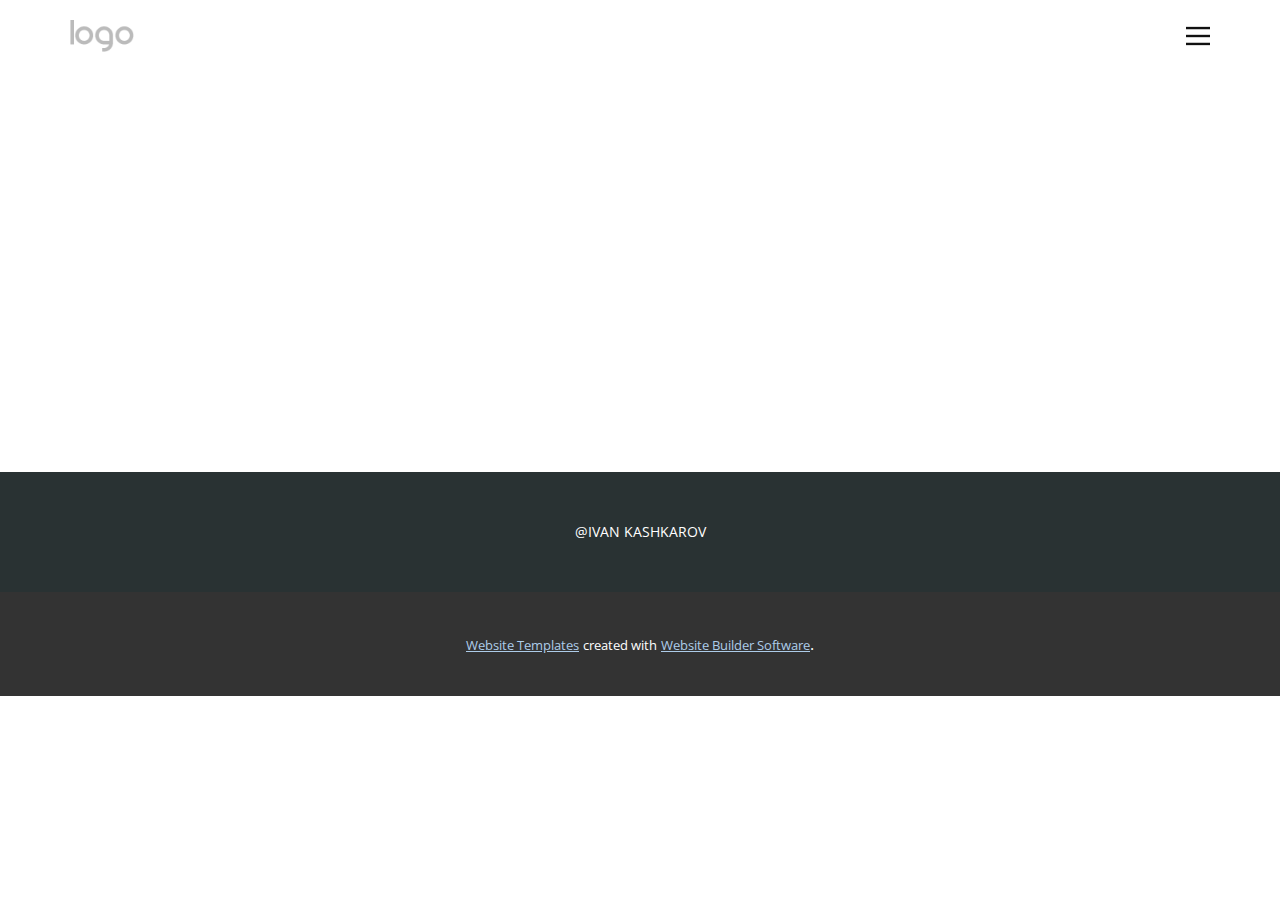
<file: Контакты.html>
<!DOCTYPE html>
<html style="font-size: 16px;" lang="ru"><head>
    <meta name="viewport" content="width=device-width, initial-scale=1.0">
    <meta charset="utf-8">
    <meta name="keywords" content="">
    <meta name="description" content="">
    <title>Контакты</title>
    <link rel="stylesheet" href="nicepage.css" media="screen">
<link rel="stylesheet" href="Контакты.css" media="screen">
    <script class="u-script" type="text/javascript" src="jquery.js" defer=""></script>
    <script class="u-script" type="text/javascript" src="nicepage.js" defer=""></script>
    <meta name="generator" content="Nicepage 5.14.1, nicepage.com">
    <link id="u-theme-google-font" rel="stylesheet" href="https://fonts.googleapis.com/css?family=Lato:100,100i,300,300i,400,400i,700,700i,900,900i|Open+Sans:300,300i,400,400i,500,500i,600,600i,700,700i,800,800i">
    
    
    
    
    
    
    
    
    
    
    
    
    
    
    
    <script type="application/ld+json">{
		"@context": "http://schema.org",
		"@type": "Organization",
		"name": "",
		"logo": "images/default-logo.png"
}</script>
    <meta name="theme-color" content="#478ac9">
    <meta property="og:title" content="Контакты">
    <meta property="og:type" content="website">
  <meta data-intl-tel-input-cdn-path="intlTelInput/"></head>
  <body class="u-body u-xl-mode" data-lang="ru"><header class="u-clearfix u-header u-header" id="sec-2a97"><div class="u-clearfix u-sheet u-sheet-1">
        <a href="https://nicepage.com" class="u-image u-logo u-image-1" data-image-width="80" data-image-height="40">
          <img src="images/default-logo.png" class="u-logo-image u-logo-image-1">
        </a>
        <nav class="u-align-left u-font-size-14 u-menu u-menu-hamburger u-nav-spacing-25 u-offcanvas u-menu-1" data-responsive-from="XL">
          <div class="menu-collapse">
            <a class="u-button-style u-nav-link" href="#" style="padding: 4px 0px; font-size: calc(1em + 8px);">
              <svg class="u-svg-link" preserveAspectRatio="xMidYMin slice" viewBox="0 0 302 302" style=""><use xmlns:xlink="http://www.w3.org/1999/xlink" xlink:href="#svg-7b92"></use></svg>
              <svg xmlns="http://www.w3.org/2000/svg" xmlns:xlink="http://www.w3.org/1999/xlink" version="1.1" id="svg-7b92" x="0px" y="0px" viewBox="0 0 302 302" style="enable-background:new 0 0 302 302;" xml:space="preserve" class="u-svg-content"><g><rect y="36" width="302" height="30"></rect><rect y="236" width="302" height="30"></rect><rect y="136" width="302" height="30"></rect>
</g><g></g><g></g><g></g><g></g><g></g><g></g><g></g><g></g><g></g><g></g><g></g><g></g><g></g><g></g><g></g></svg>
            </a>
          </div>
          <div class="u-nav-container">
            <ul class="u-nav u-unstyled u-nav-1"><li class="u-nav-item"><a class="u-button-style u-nav-link u-text-active-palette-1-base u-text-hover-palette-2-base" href="Главная.html" style="padding: 10px 20px;">Главная</a>
</li><li class="u-nav-item"><a class="u-button-style u-nav-link u-text-active-palette-1-base u-text-hover-palette-2-base" href="О-нас.html" style="padding: 10px 20px;">О нас</a>
</li><li class="u-nav-item"><a class="u-button-style u-nav-link u-text-active-palette-1-base u-text-hover-palette-2-base" href="Контакты.html" style="padding: 10px 20px;">Контакты</a>
</li></ul>
          </div>
          <div class="u-nav-container-collapse">
            <div class="u-align-center u-black u-container-style u-inner-container-layout u-opacity u-opacity-95 u-sidenav">
              <div class="u-inner-container-layout u-sidenav-overflow">
                <div class="u-menu-close"></div>
                <ul class="u-align-center u-nav u-popupmenu-items u-unstyled u-nav-2"><li class="u-nav-item"><a class="u-button-style u-nav-link" href="Главная.html">Главная</a>
</li><li class="u-nav-item"><a class="u-button-style u-nav-link" href="О-нас.html">О нас</a>
</li><li class="u-nav-item"><a class="u-button-style u-nav-link" href="Контакты.html">Контакты</a>
</li></ul>
              </div>
            </div>
            <div class="u-black u-menu-overlay u-opacity u-opacity-70"></div>
          </div>
        </nav>
      </div></header>
    <section class="u-clearfix u-section-1" id="sec-3760">
      <div class="u-clearfix u-sheet u-sheet-1"></div>
    </section>
    
    
    
    
    
    
    
    
    
    
    
    
    
    
    
    <footer class="u-align-center u-clearfix u-footer u-palette-5-dark-3 u-footer" id="sec-ad58"><div class="u-clearfix u-sheet u-sheet-1">
        <p class="u-small-text u-text u-text-variant u-text-1">@IVAN KASHKAROV</p>
      </div></footer>
    <section class="u-backlink u-clearfix u-grey-80">
      <a class="u-link" href="https://nicepage.com/website-templates" target="_blank">
        <span>Website Templates</span>
      </a>
      <p class="u-text">
        <span>created with</span>
      </p>
      <a class="u-link" href="" target="_blank">
        <span>Website Builder Software</span>
      </a>. 
    </section>
  
</body></html>
</file>
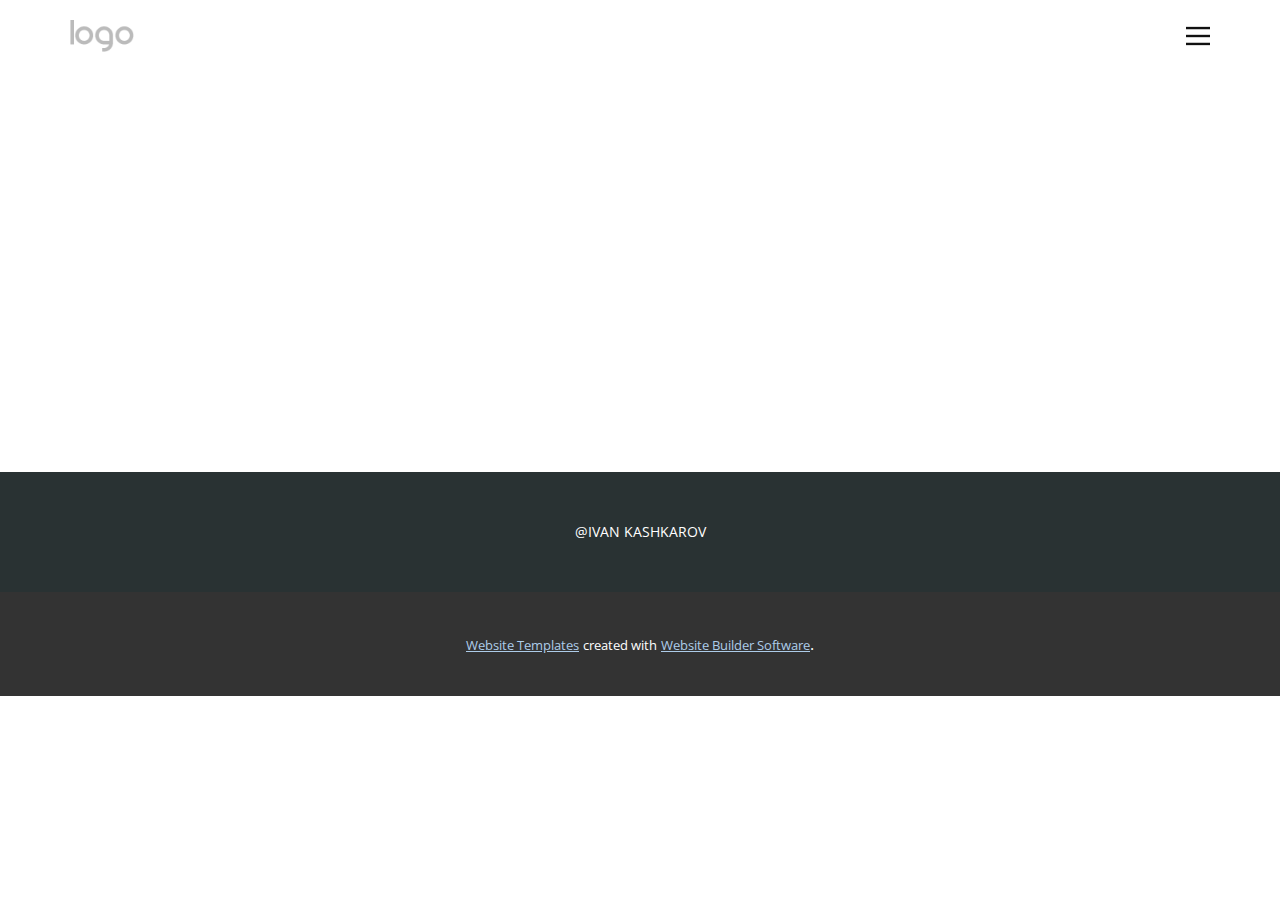
<file: О-нас.html>
<!DOCTYPE html>
<html style="font-size: 16px;" lang="ru"><head>
    <meta name="viewport" content="width=device-width, initial-scale=1.0">
    <meta charset="utf-8">
    <meta name="keywords" content="">
    <meta name="description" content="">
    <title>О нас</title>
    <link rel="stylesheet" href="nicepage.css" media="screen">
<link rel="stylesheet" href="О-нас.css" media="screen">
    <script class="u-script" type="text/javascript" src="jquery.js" defer=""></script>
    <script class="u-script" type="text/javascript" src="nicepage.js" defer=""></script>
    <meta name="generator" content="Nicepage 5.14.1, nicepage.com">
    <link id="u-theme-google-font" rel="stylesheet" href="https://fonts.googleapis.com/css?family=Lato:100,100i,300,300i,400,400i,700,700i,900,900i|Open+Sans:300,300i,400,400i,500,500i,600,600i,700,700i,800,800i">
    
    
    
    
    
    
    
    
    
    
    
    
    
    
    
    <script type="application/ld+json">{
		"@context": "http://schema.org",
		"@type": "Organization",
		"name": "",
		"logo": "images/default-logo.png"
}</script>
    <meta name="theme-color" content="#478ac9">
    <meta property="og:title" content="О нас">
    <meta property="og:type" content="website">
  <meta data-intl-tel-input-cdn-path="intlTelInput/"></head>
  <body class="u-body u-xl-mode" data-lang="ru"><header class="u-clearfix u-header u-header" id="sec-2a97"><div class="u-clearfix u-sheet u-sheet-1">
        <a href="https://nicepage.com" class="u-image u-logo u-image-1" data-image-width="80" data-image-height="40">
          <img src="images/default-logo.png" class="u-logo-image u-logo-image-1">
        </a>
        <nav class="u-align-left u-font-size-14 u-menu u-menu-hamburger u-nav-spacing-25 u-offcanvas u-menu-1" data-responsive-from="XL">
          <div class="menu-collapse">
            <a class="u-button-style u-nav-link" href="#" style="padding: 4px 0px; font-size: calc(1em + 8px);">
              <svg class="u-svg-link" preserveAspectRatio="xMidYMin slice" viewBox="0 0 302 302" style=""><use xmlns:xlink="http://www.w3.org/1999/xlink" xlink:href="#svg-7b92"></use></svg>
              <svg xmlns="http://www.w3.org/2000/svg" xmlns:xlink="http://www.w3.org/1999/xlink" version="1.1" id="svg-7b92" x="0px" y="0px" viewBox="0 0 302 302" style="enable-background:new 0 0 302 302;" xml:space="preserve" class="u-svg-content"><g><rect y="36" width="302" height="30"></rect><rect y="236" width="302" height="30"></rect><rect y="136" width="302" height="30"></rect>
</g><g></g><g></g><g></g><g></g><g></g><g></g><g></g><g></g><g></g><g></g><g></g><g></g><g></g><g></g><g></g></svg>
            </a>
          </div>
          <div class="u-nav-container">
            <ul class="u-nav u-unstyled u-nav-1"><li class="u-nav-item"><a class="u-button-style u-nav-link u-text-active-palette-1-base u-text-hover-palette-2-base" href="Главная.html" style="padding: 10px 20px;">Главная</a>
</li><li class="u-nav-item"><a class="u-button-style u-nav-link u-text-active-palette-1-base u-text-hover-palette-2-base" href="О-нас.html" style="padding: 10px 20px;">О нас</a>
</li><li class="u-nav-item"><a class="u-button-style u-nav-link u-text-active-palette-1-base u-text-hover-palette-2-base" href="Контакты.html" style="padding: 10px 20px;">Контакты</a>
</li></ul>
          </div>
          <div class="u-nav-container-collapse">
            <div class="u-align-center u-black u-container-style u-inner-container-layout u-opacity u-opacity-95 u-sidenav">
              <div class="u-inner-container-layout u-sidenav-overflow">
                <div class="u-menu-close"></div>
                <ul class="u-align-center u-nav u-popupmenu-items u-unstyled u-nav-2"><li class="u-nav-item"><a class="u-button-style u-nav-link" href="Главная.html">Главная</a>
</li><li class="u-nav-item"><a class="u-button-style u-nav-link" href="О-нас.html">О нас</a>
</li><li class="u-nav-item"><a class="u-button-style u-nav-link" href="Контакты.html">Контакты</a>
</li></ul>
              </div>
            </div>
            <div class="u-black u-menu-overlay u-opacity u-opacity-70"></div>
          </div>
        </nav>
      </div></header>
    <section class="u-clearfix u-section-1" id="sec-3b09">
      <div class="u-clearfix u-sheet u-sheet-1"></div>
    </section>
    
    
    
    
    
    
    
    
    
    
    
    
    
    
    
    <footer class="u-align-center u-clearfix u-footer u-palette-5-dark-3 u-footer" id="sec-ad58"><div class="u-clearfix u-sheet u-sheet-1">
        <p class="u-small-text u-text u-text-variant u-text-1">@IVAN KASHKAROV</p>
      </div></footer>
    <section class="u-backlink u-clearfix u-grey-80">
      <a class="u-link" href="https://nicepage.com/website-templates" target="_blank">
        <span>Website Templates</span>
      </a>
      <p class="u-text">
        <span>created with</span>
      </p>
      <a class="u-link" href="" target="_blank">
        <span>Website Builder Software</span>
      </a>. 
    </section>
  
</body></html>
</file>
